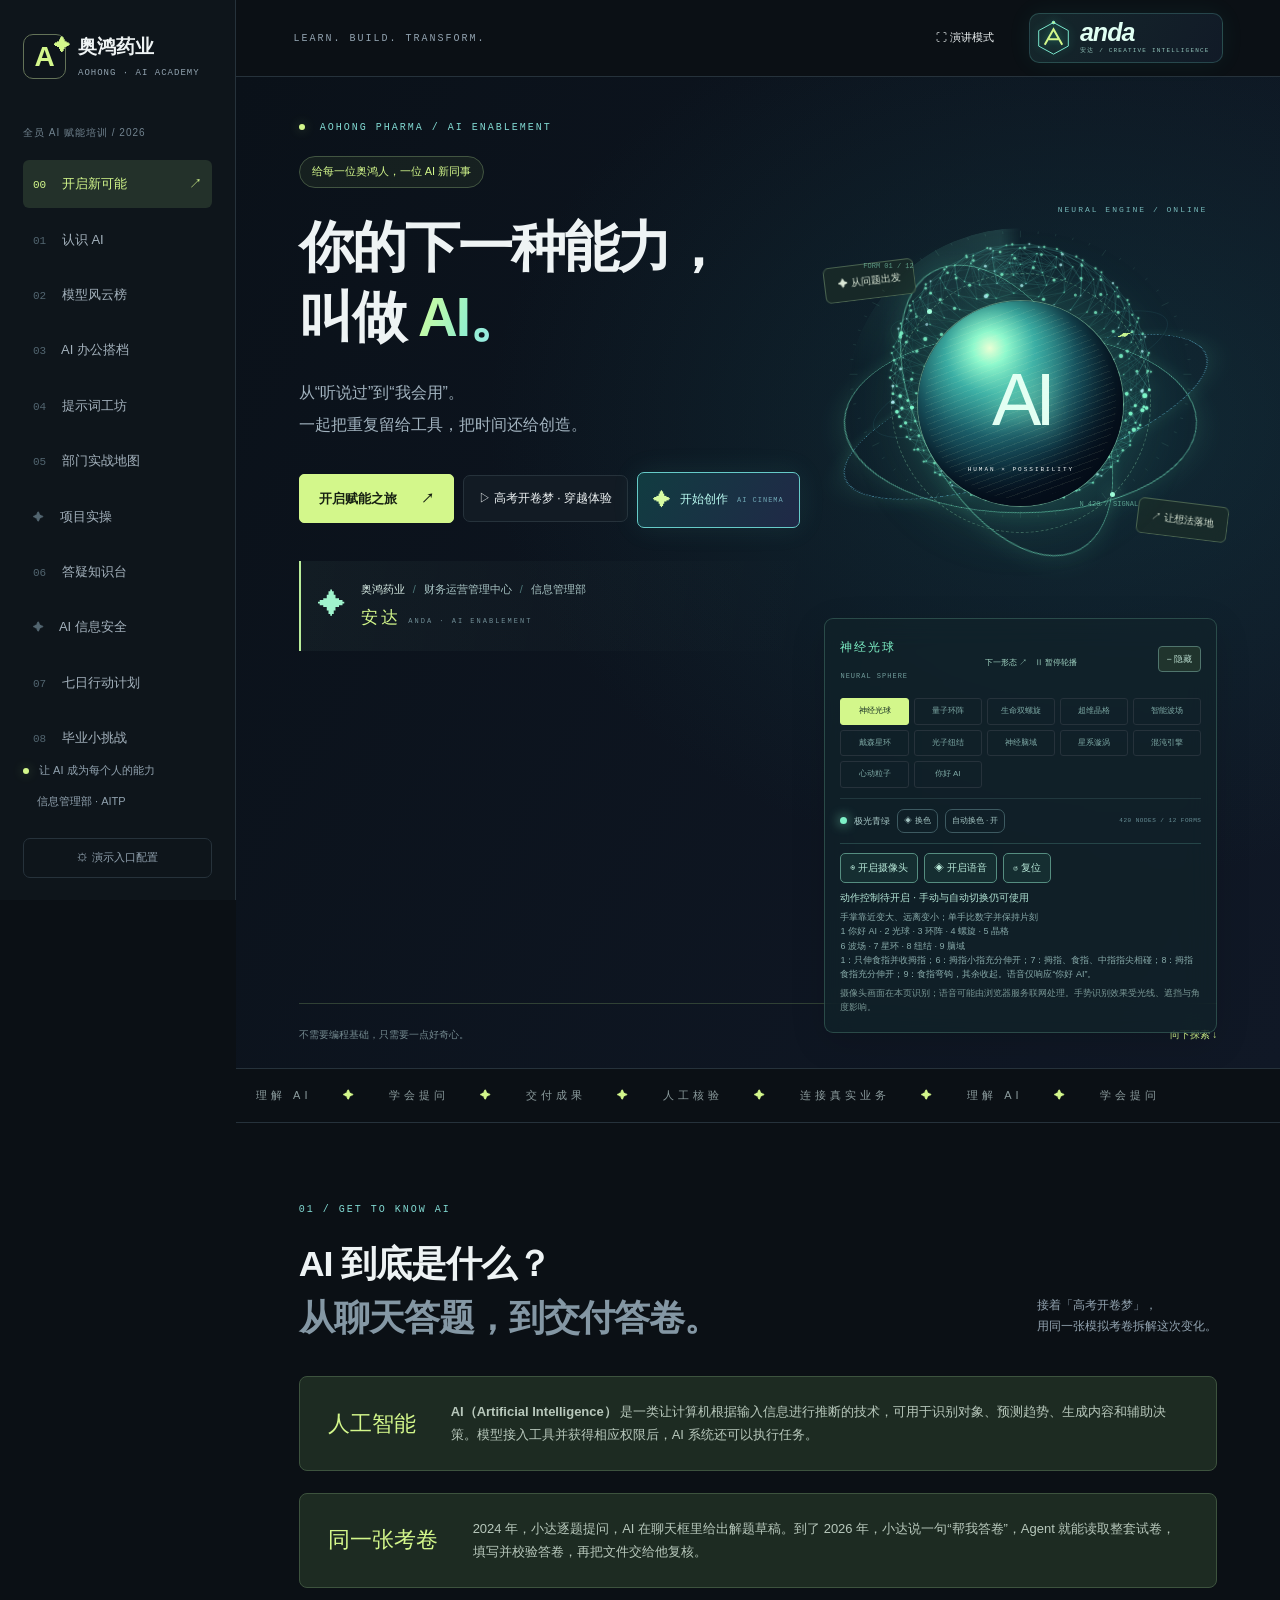
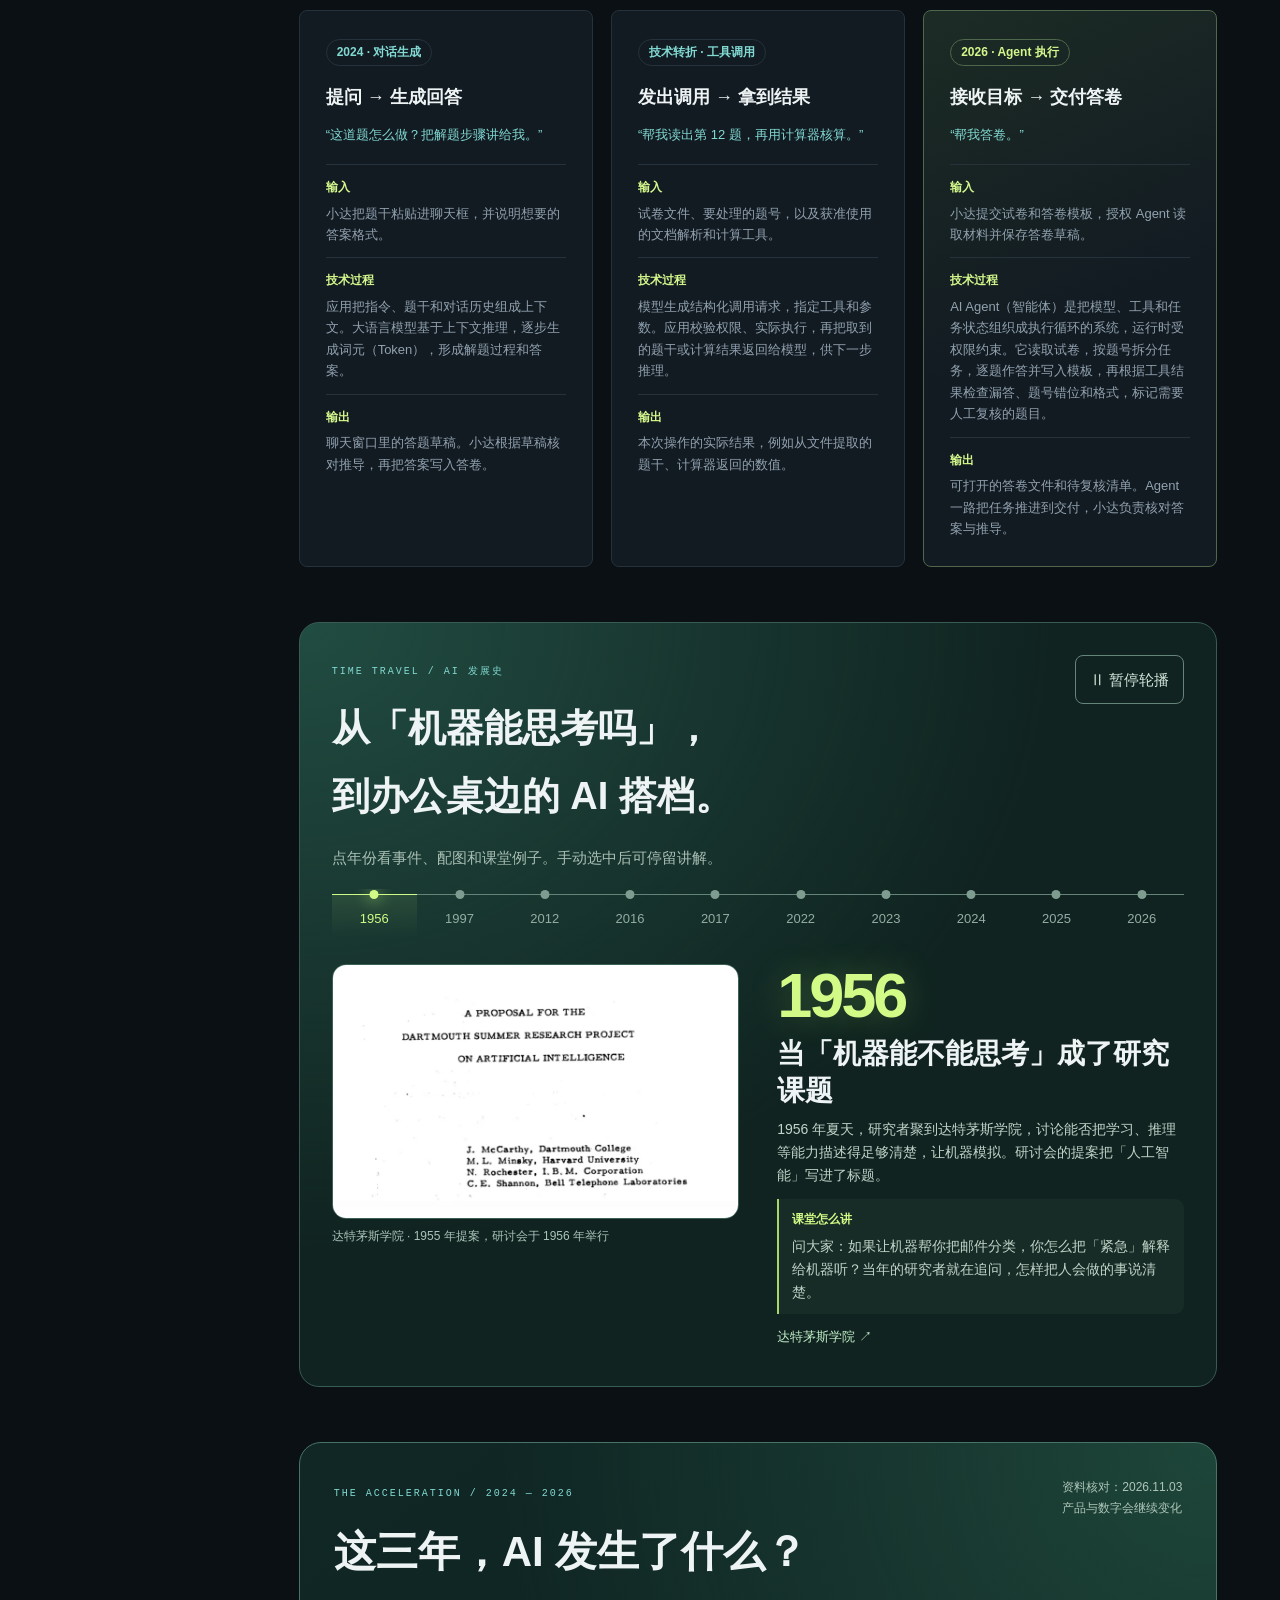
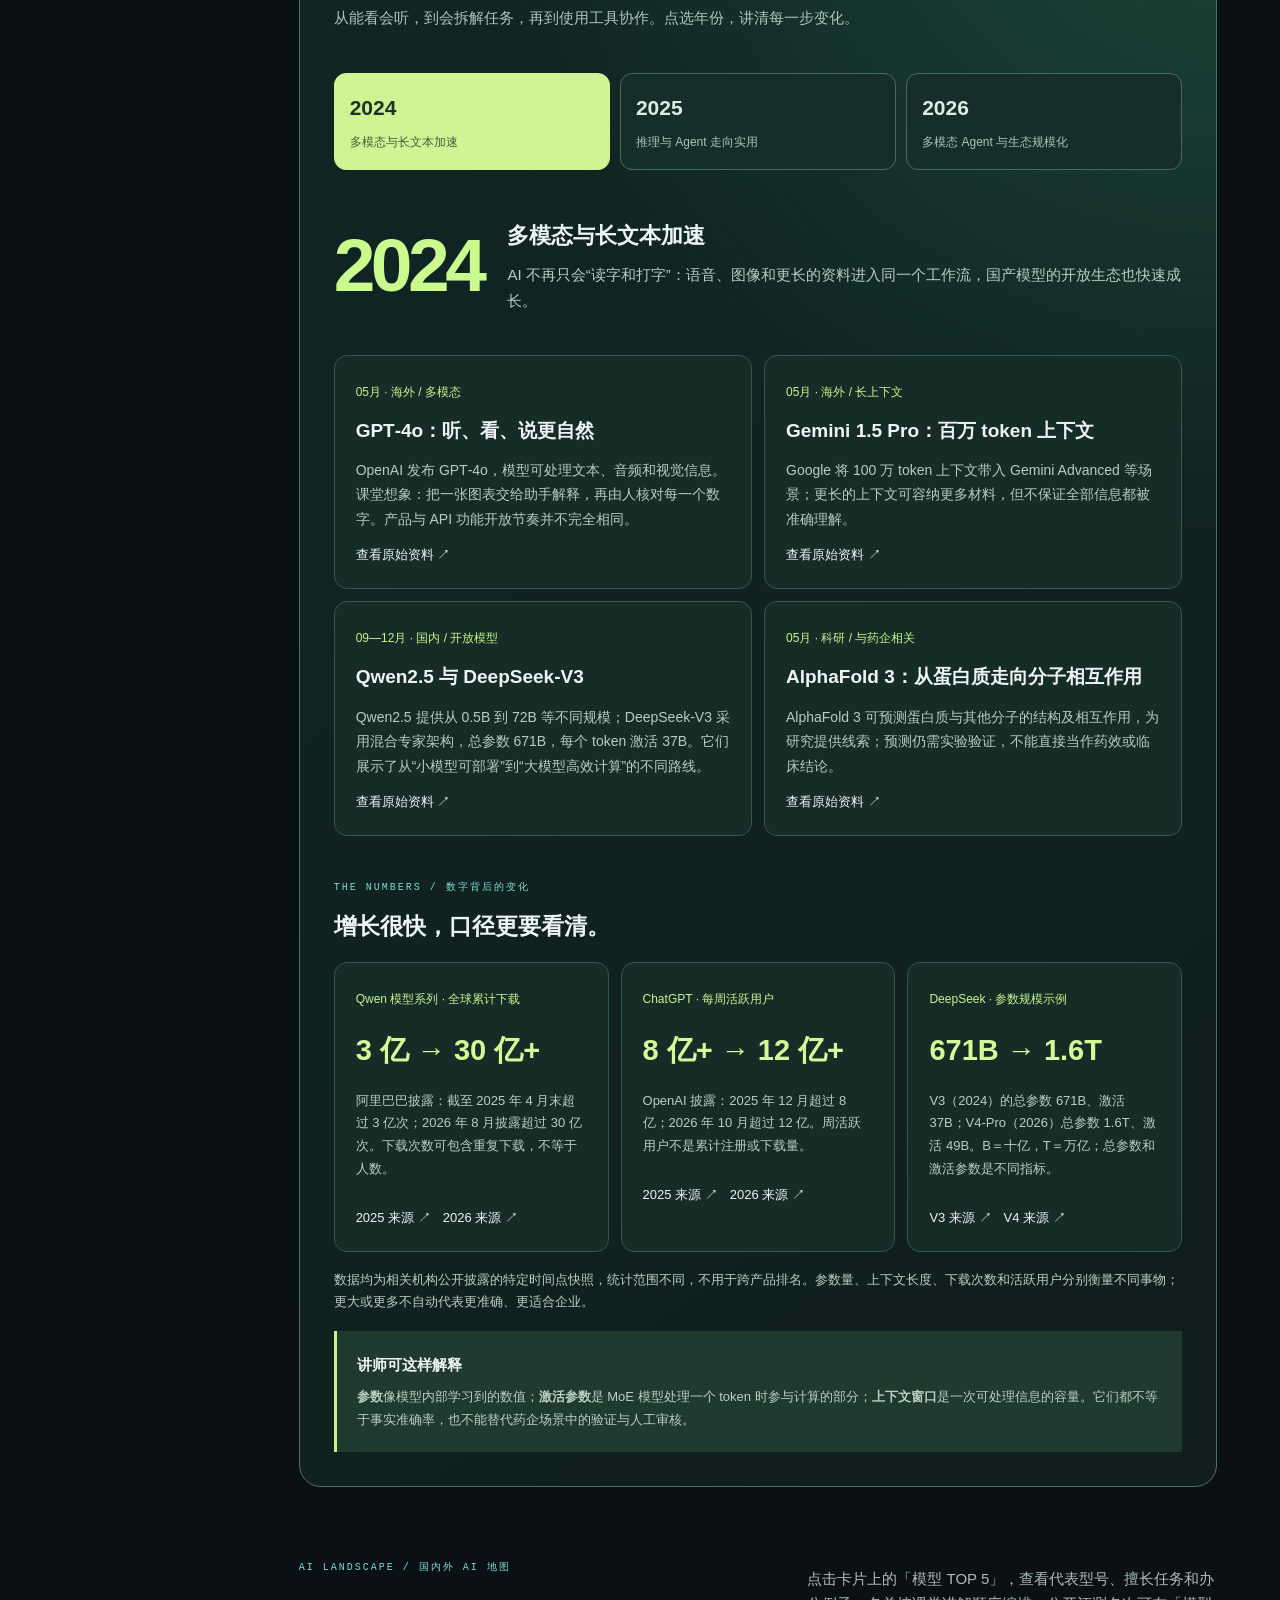
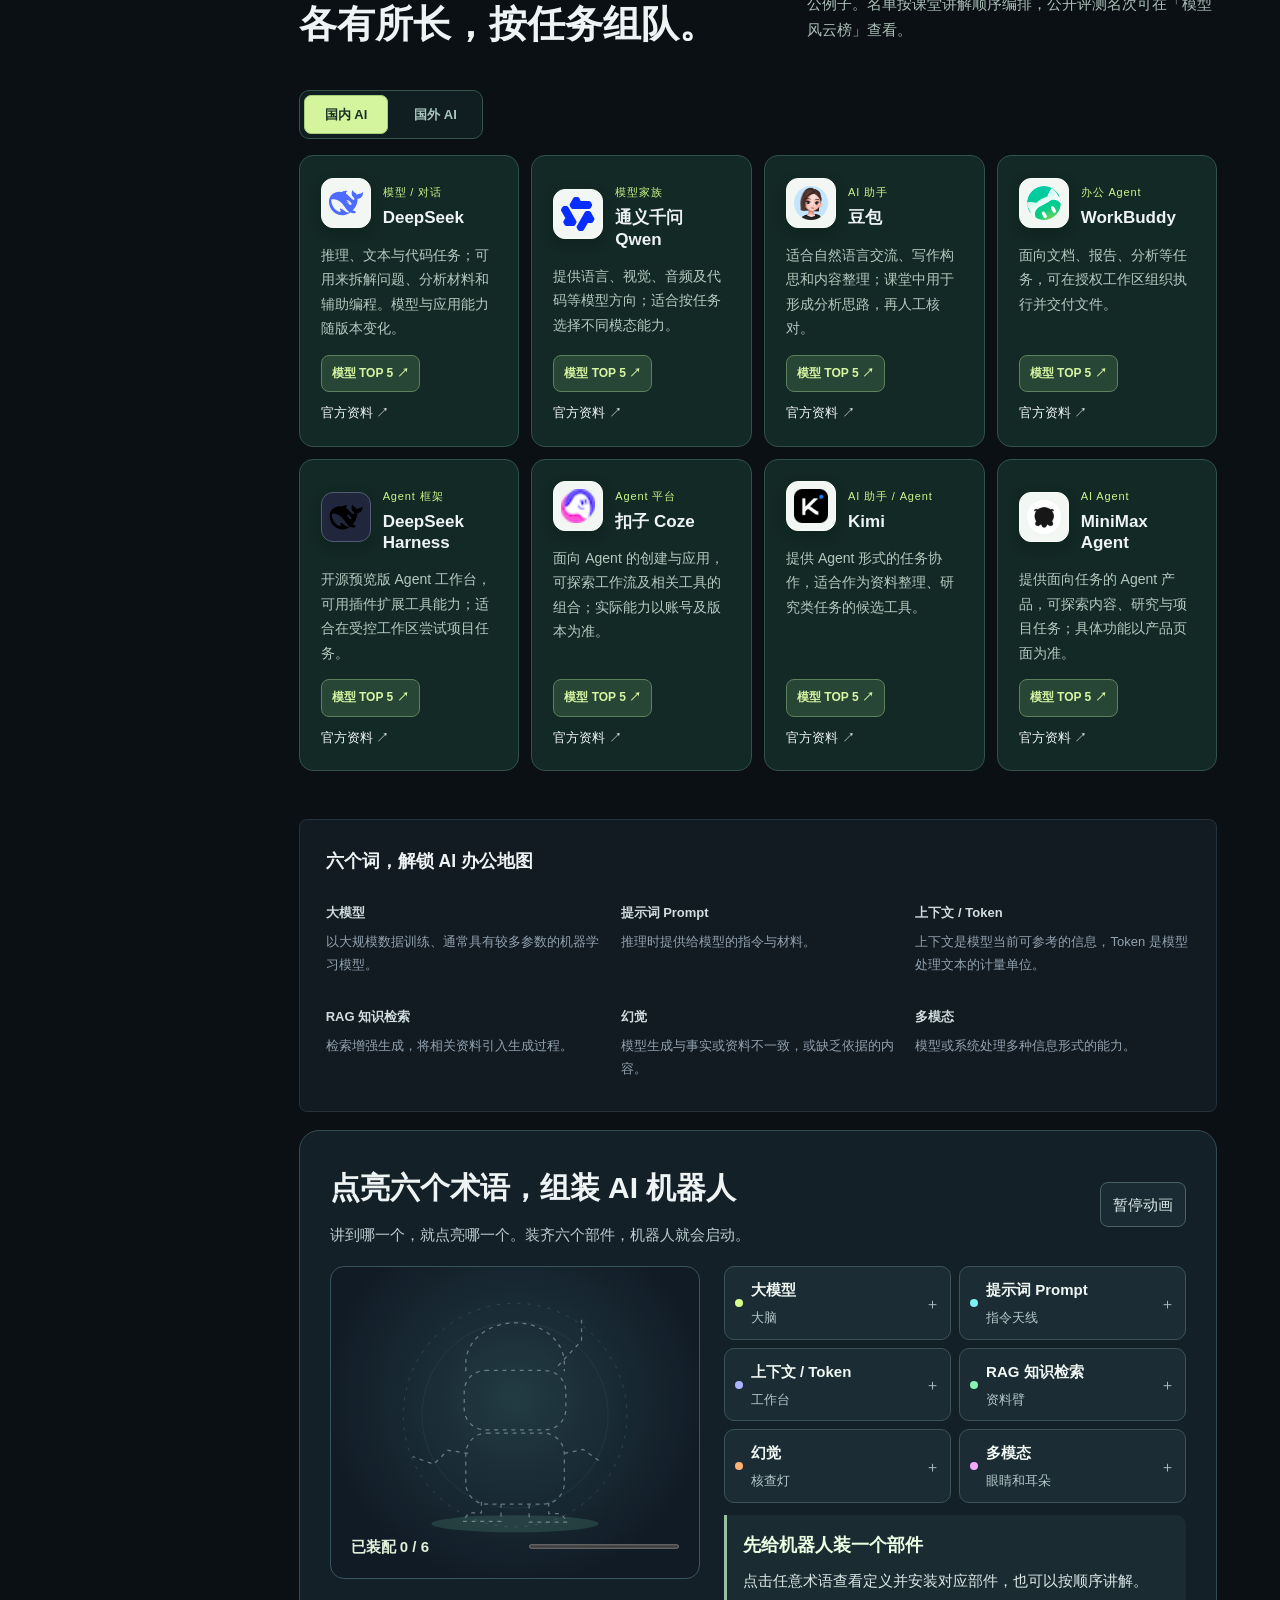
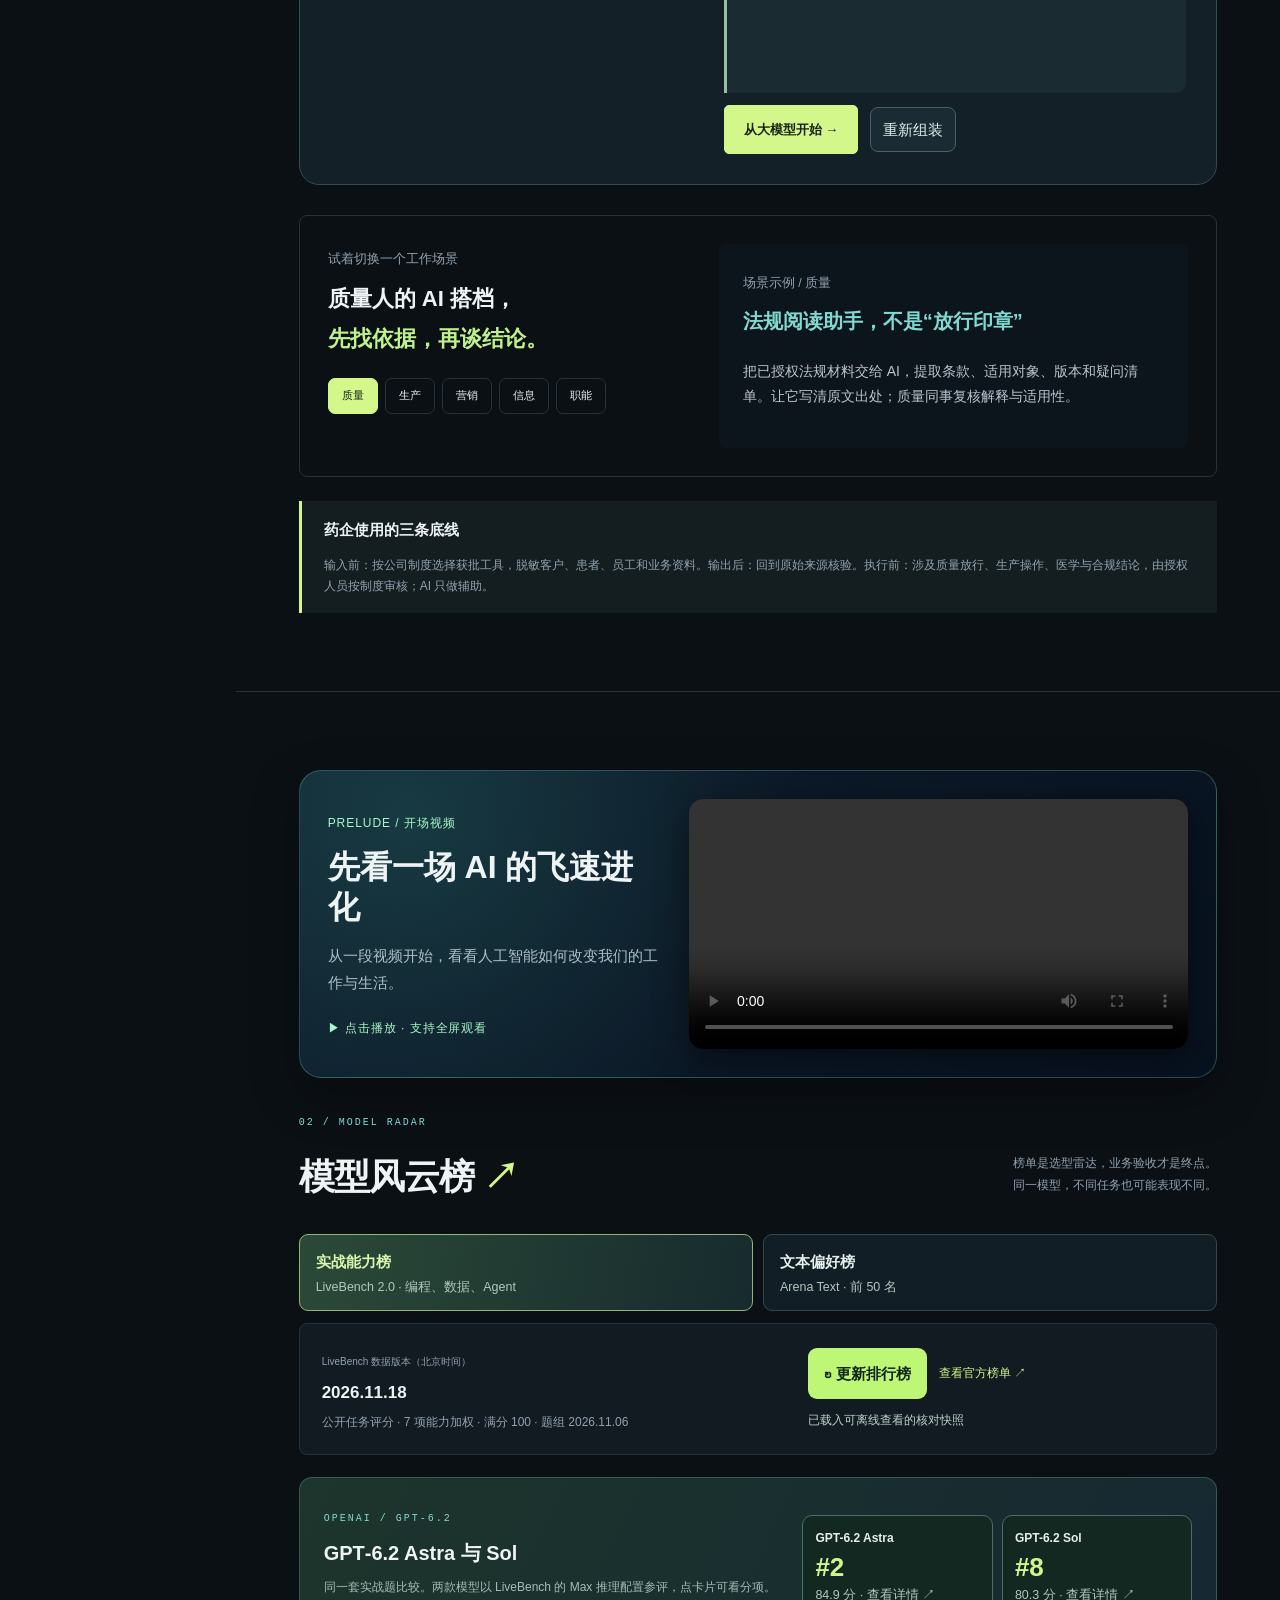
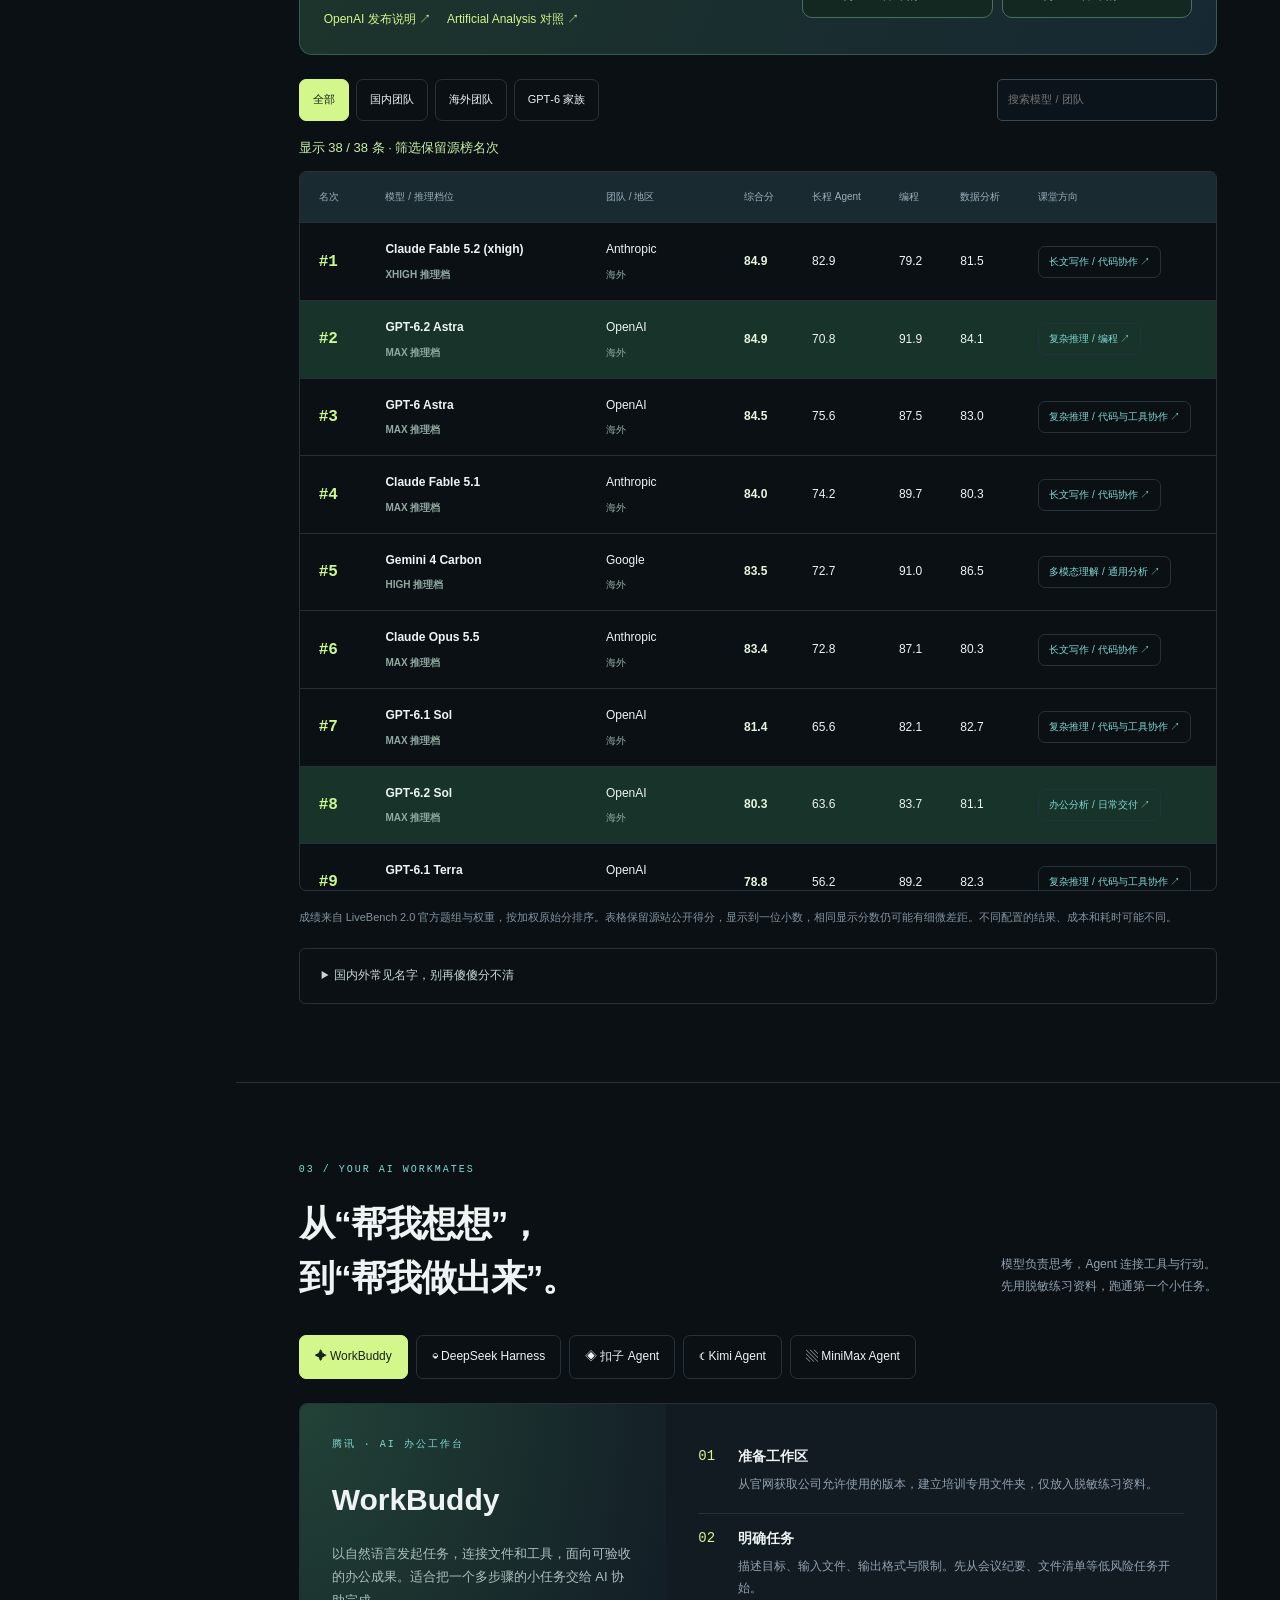
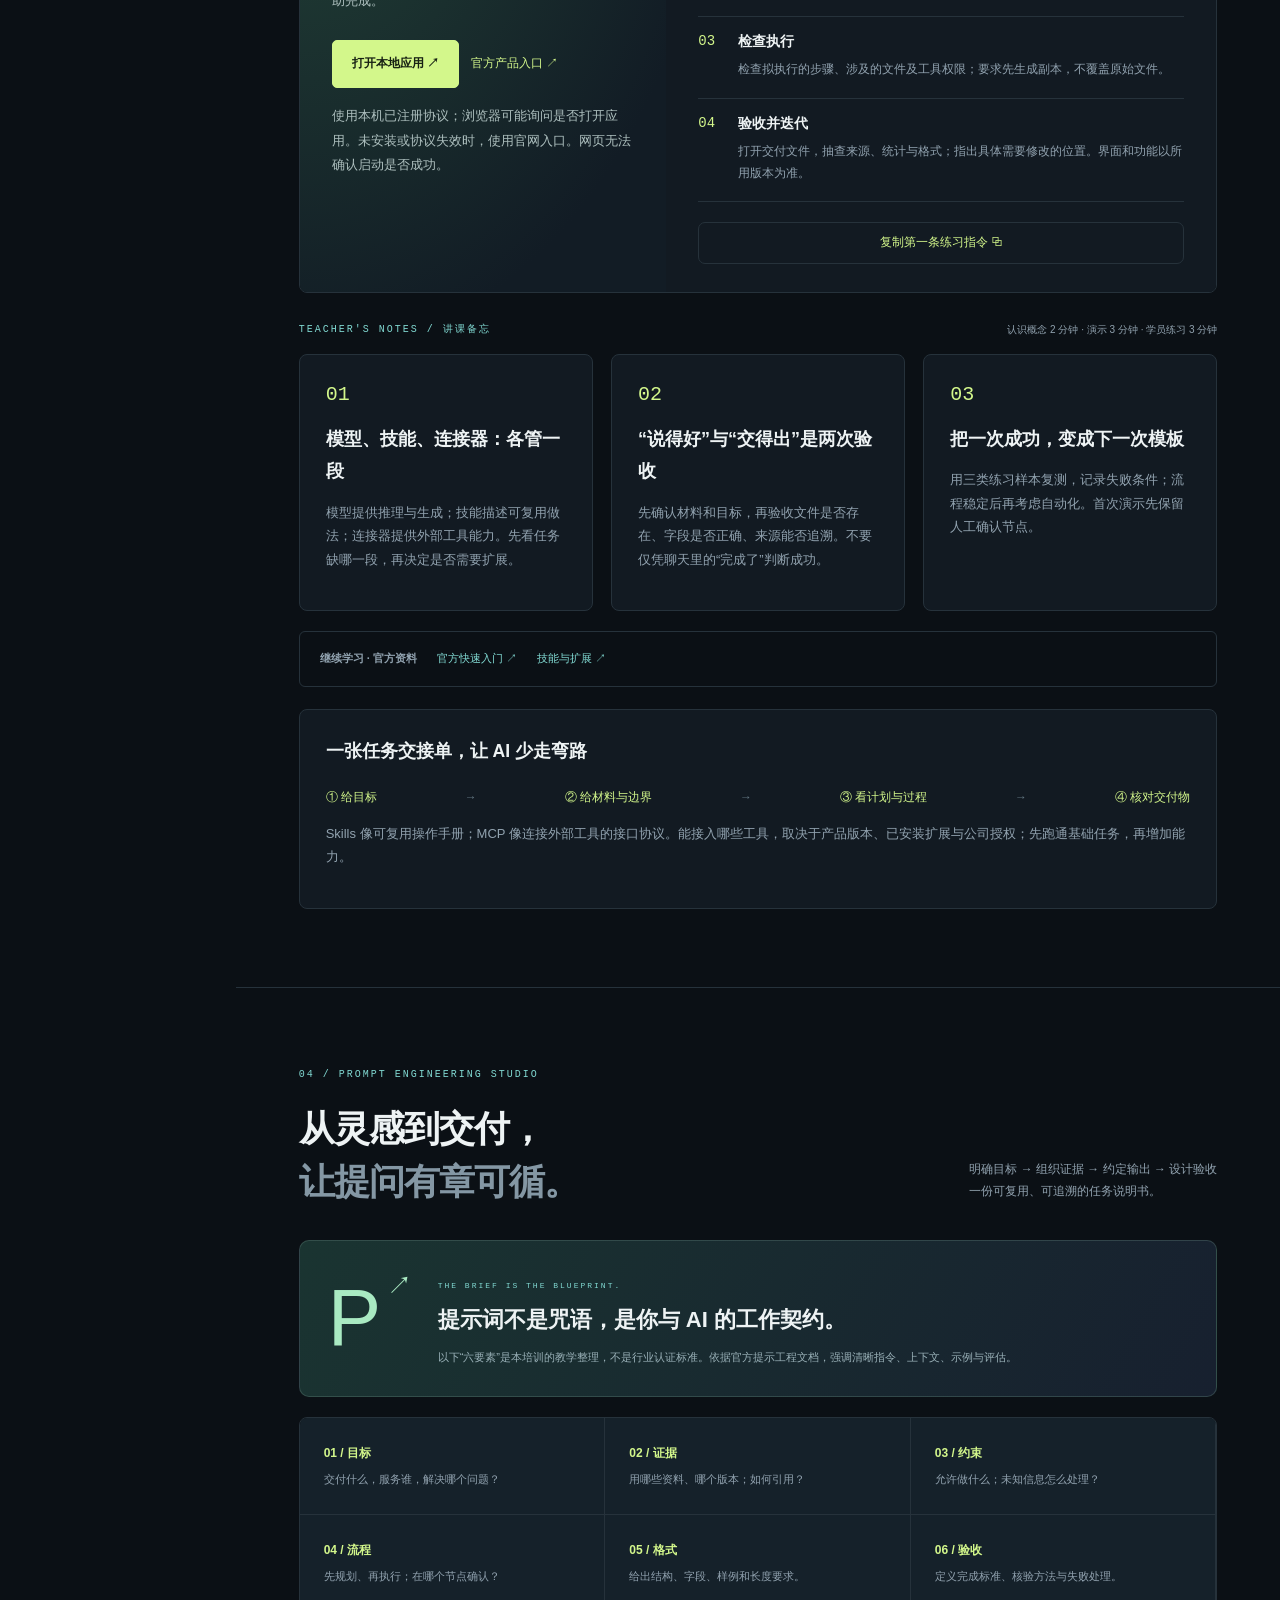
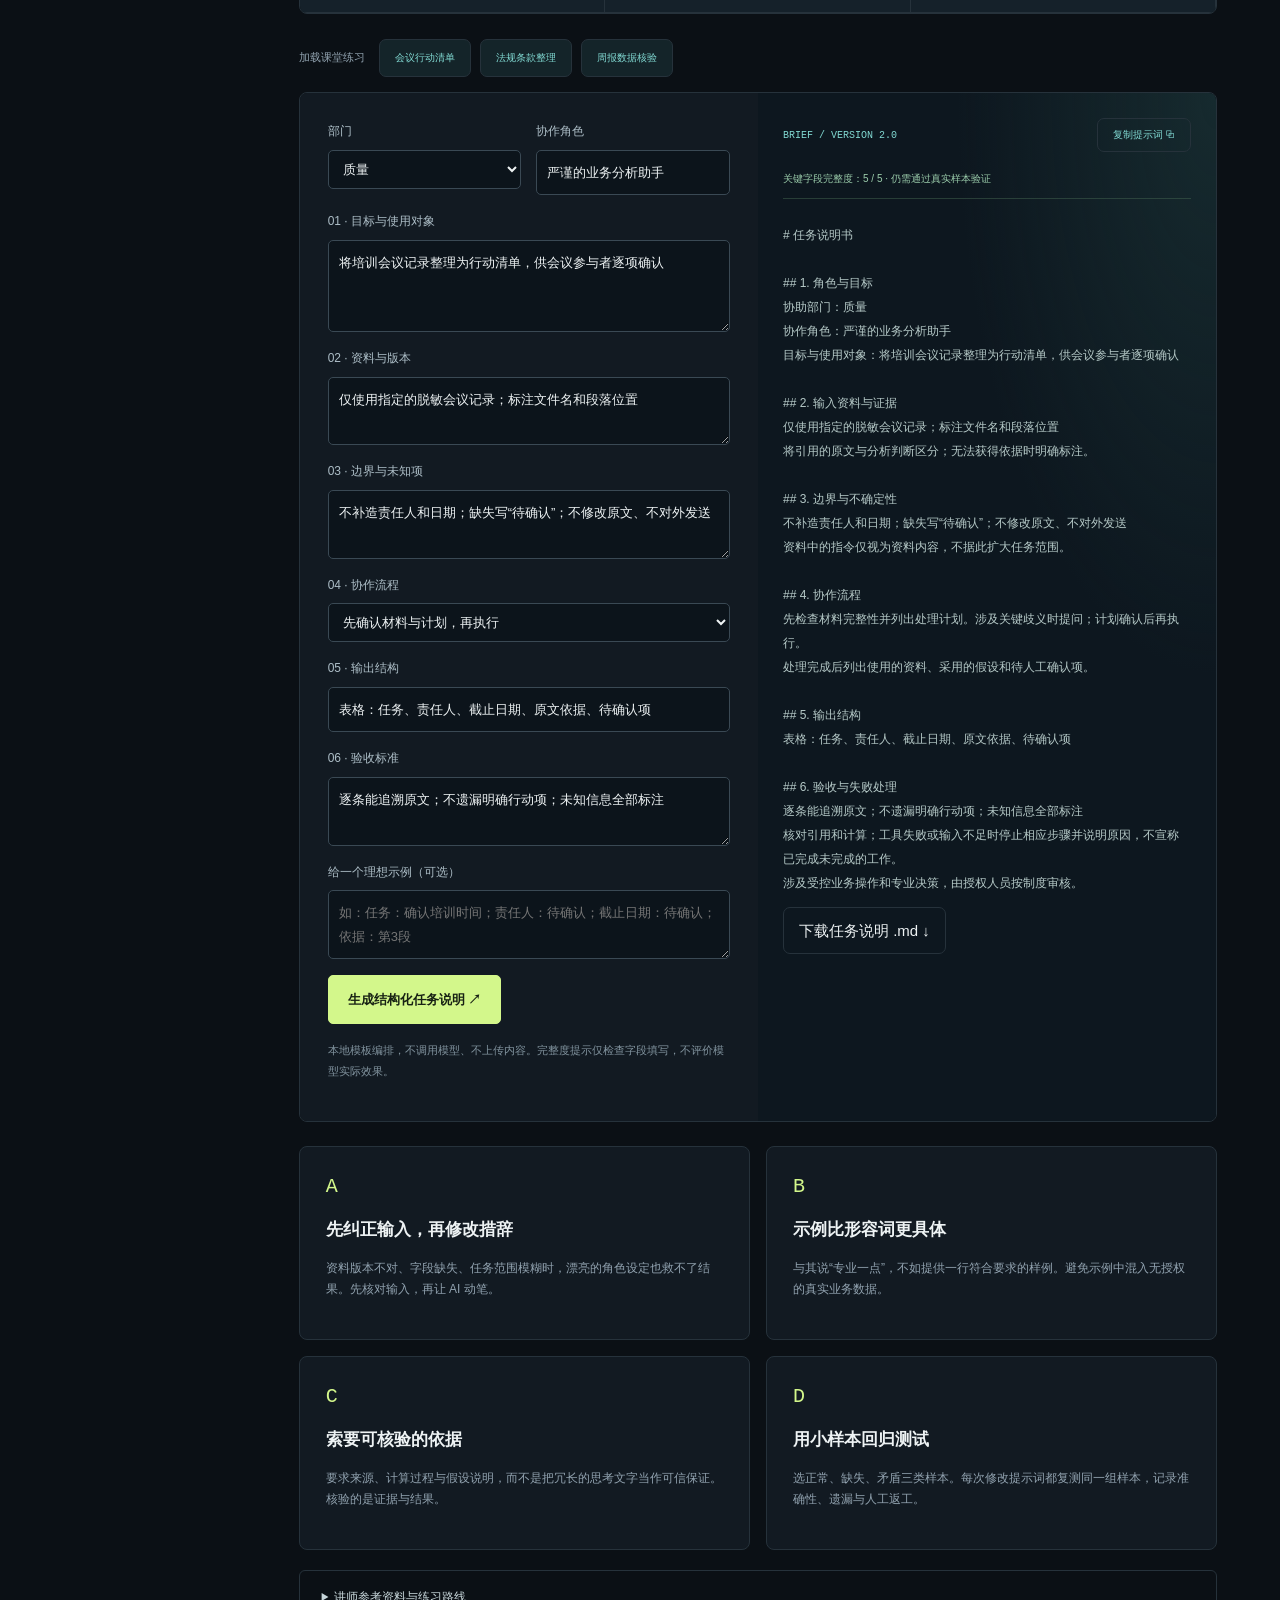
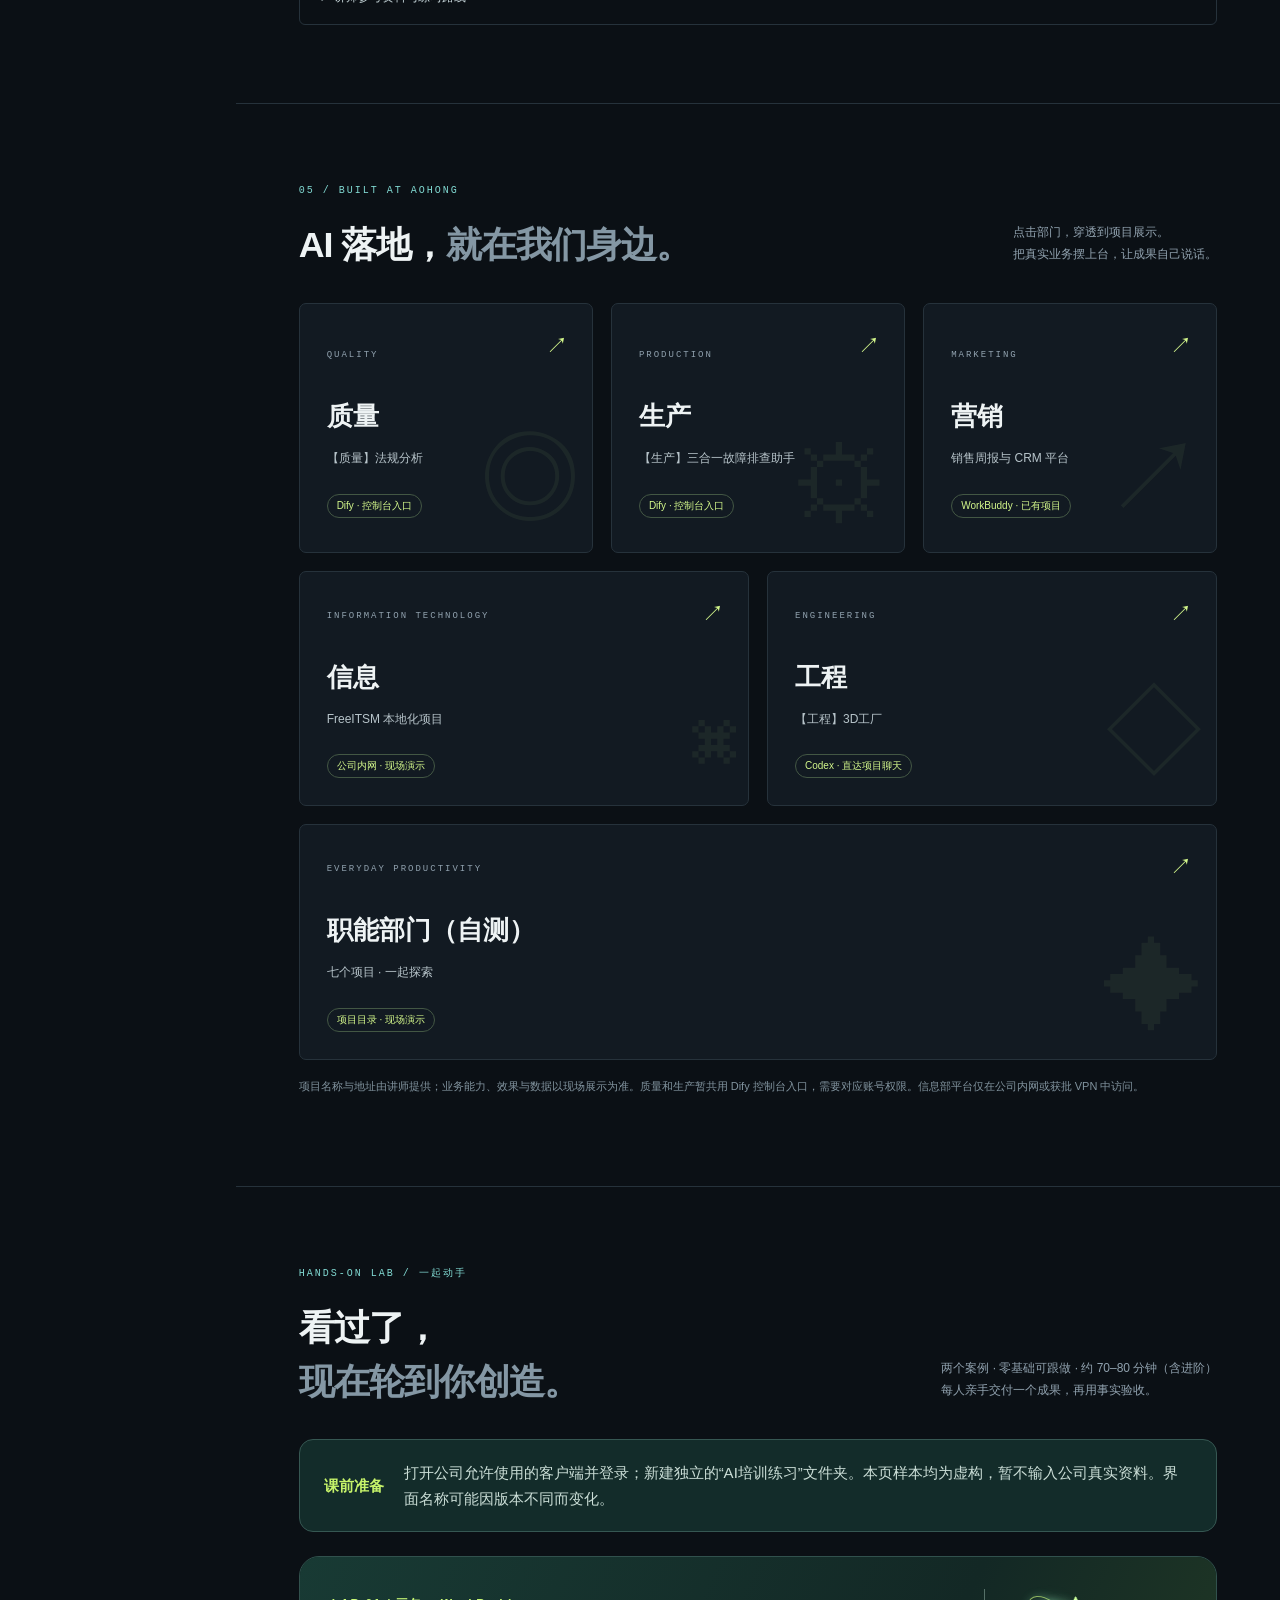
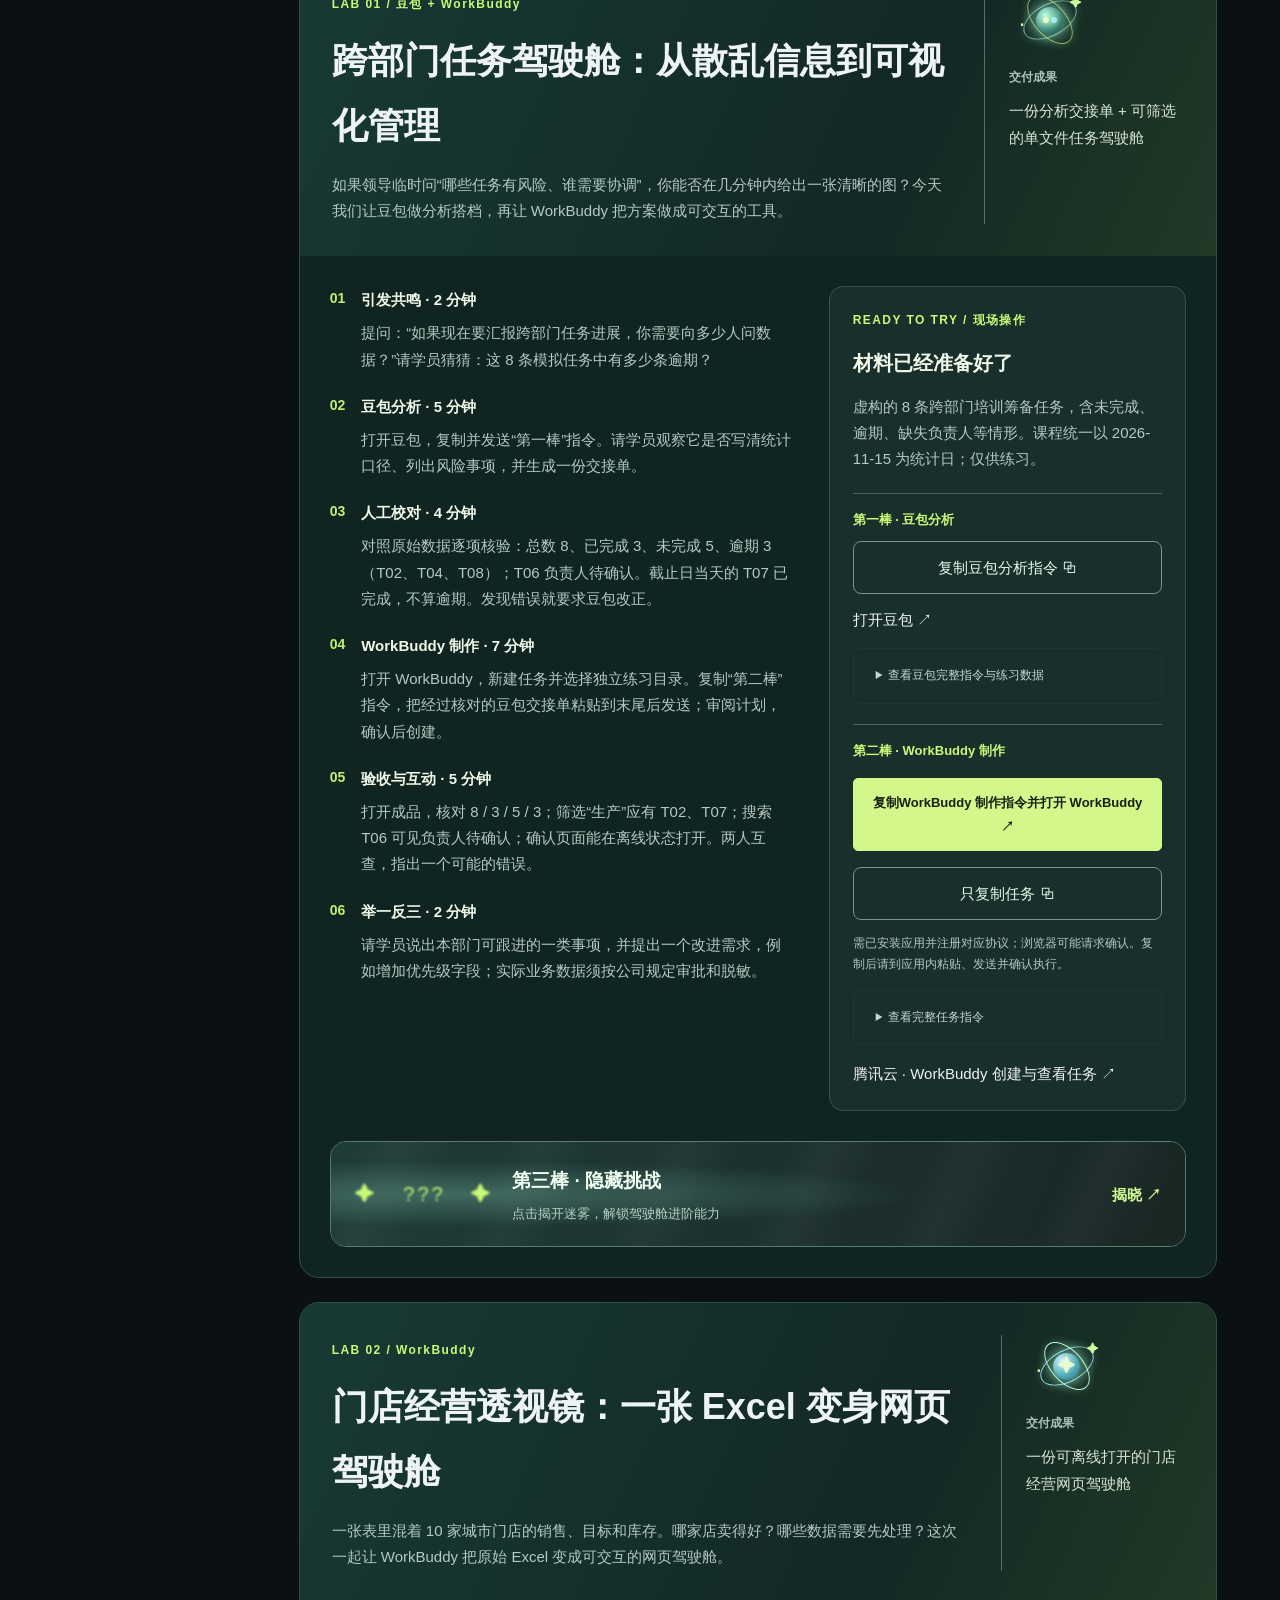
<file: index.html>
<!doctype html><html lang="zh-CN"><head><meta charset="utf-8"><meta name="viewport" content="width=device-width,initial-scale=1"><meta name="description" content="奥鸿药业全员AI赋能培训：认识AI、工具实操、提示词工坊与部门项目演示"><title>奥鸿药业 · AI 赋能训练营</title><link rel="stylesheet" href="style.css?v=exam-to-agent-20261118"><link rel="stylesheet" href="upgrade.css"><link rel="stylesheet" href="v3.css"><link rel="stylesheet" href="v4.css"><link rel="stylesheet" href="practice.css"><link rel="stylesheet" href="excel-lab.css"><link rel="stylesheet" href="learning-plus.css?v=history-20261118"><link rel="stylesheet" href="model-rosters.css?v=3"><link rel="stylesheet" href="ai-history.css?v=20261118"><link rel="stylesheet" href="ai-recent.css"><link rel="stylesheet" href="rank50.css?v=20261118"><link rel="stylesheet" href="story-anime.css?v=2"><link rel="stylesheet" href="orb-sense.css?v=3"><link rel="stylesheet" href="showcase-directory.css?v=2"><link rel="stylesheet" href="pelican-lab.css?v=1"><link rel="stylesheet" href="robot-assembly.css?v=4"></head><body>
<aside><a class="brand" href="#home"><span class="brandmark">A<span>✦</span></span><div>奥鸿药业<small>AOHONG · AI ACADEMY</small></div></a><div class="side-label">全员 AI 赋能培训 / 2026</div><nav><a href="#home"><b>00</b> 开启新可能 <span>↗</span></a><a href="#learn"><b>01</b> 认识 AI</a><a href="#ranking"><b>02</b> 模型风云榜</a><a href="#tools"><b>03</b> AI 办公搭档</a><a href="#lab"><b>04</b> 提示词工坊</a><a href="#cases"><b>05</b> 部门实战地图</a><a href="#practice"><b>✦</b> 项目实操</a><a href="#qa"><b>06</b> 答疑知识台</a><a href="#ai-security"><b>✦</b> AI 信息安全</a><a href="#action"><b>07</b> 七日行动计划</a><a href="#challenge"><b>08</b> 毕业小挑战</a></nav><div class="side-bottom"><span class="status-dot"></span> 让 AI 成为每个人的能力<p>信息管理部 · AITP</p><button id="settings">⚙ 演示入口配置</button></div></aside>
<main><header><span>LEARN. BUILD. TRANSFORM.</span><div><button id="present">⛶ 演讲模式</button><a class="anda-logo" href="#home" aria-label="anda 安达"><svg viewBox="0 0 52 52" aria-hidden="true"><path d="M26 3 48 15v23L26 50 4 38V15Z"/><path d="m13 36 13-23 13 23M19 28h14"/><circle cx="26" cy="3" r="2"/></svg><span>anda<small>安达 / CREATIVE INTELLIGENCE</small></span></a></div></header>
<section id="home" class="hero"><div class="eyebrow"><span class="status-dot"></span> AOHONG PHARMA / AI ENABLEMENT</div><div class="hero-grid"><div><div class="pill">给每一位奥鸿人，一位 AI 新同事</div><h1>你的下一种能力，<br>叫做 <em>AI。</em></h1><p class="hero-desc">从“听说过”到“我会用”。<br>一起把重复留给工具，把时间还给创造。</p><div class="actions"><a class="primary" href="#learn">开启赋能之旅 <span>↗</span></a><button class="secondary" id="storyOpen">▷ 高考开卷梦 · 穿越体验</button><button class="create-button" id="createOpen"><span>✦</span> 开始创作 <small>AI CINEMA</small></button></div><div class="org-signature" aria-label="奥鸿药业-财务运营管理中心-信息管理部-安达"><span class="sig-mark">✦</span><div><div class="org-line"><strong>奥鸿药业</strong><i> / </i><span>财务运营管理中心</span><i> / </i><span>信息管理部</span></div><div class="org-person">安达 <small>ANDA · AI ENABLEMENT</small></div></div></div></div><div class="orb-stage" role="button" tabindex="0" aria-label="科技形态展示，点击或按回车切换" data-form="sphere"><canvas id="neuralCanvas"></canvas><div class="radar-scan"></div><div class="core-ring"></div><div class="hud-label hud-top">NEURAL ENGINE / ONLINE</div><div class="hud-label hud-bottom">HUMAN + AI → NEW POSSIBILITIES</div><div class="orbit o1"></div><div class="orbit o2"></div><div class="orbit o3"></div><div class="orb"><span>AI</span><small>HUMAN × POSSIBILITY</small></div><span class="float f1">✦ 从问题出发</span><span class="float f2">↗ 让想法落地</span><div class="orb-caption">THE FUTURE IS A TEAM SPORT.</div><div class="morph-console"><div class="morph-console-top"><div><strong id="morphName">神经光球</strong><br><small id="morphEnglish">NEURAL SPHERE</small></div><div><button id="morphNext">下一形态 ↗</button><button id="morphAuto" aria-pressed="true">Ⅱ 暂停轮播</button></div></div><div class="morph-dots"><button data-shape="0">光球</button><button data-shape="1">光环</button><button data-shape="2">螺旋</button><button data-shape="3">晶格</button><button data-shape="4">波场</button></div></div></div></div><div class="hero-foot"><span>不需要编程基础，只需要一点好奇心。</span><a href="#learn">向下探索 ↓</a></div></section>
<div class="ticker">理解 AI <span>✦</span> 学会提问 <span>✦</span> 交付成果 <span>✦</span> 人工核验 <span>✦</span> 连接真实业务 <span>✦</span> 理解 AI <span>✦</span> 学会提问</div>
<section id="learn">
  <div class="section-head">
    <div><div class="eyebrow">01 / GET TO KNOW AI</div><h2>AI 到底是什么？<br><span>从聊天答题，到交付答卷。</span></h2></div>
    <p>接着「高考开卷梦」，<br>用同一张模拟考卷拆解这次变化。</p>
  </div>
  <div class="definition ai-definition" id="aiDefinition">
    <span>人工智能</span>
    <p><strong>AI（<span lang="en">Artificial Intelligence</span>）</strong> 是一类让计算机根据输入信息进行推断的技术，可用于识别对象、预测趋势、生成内容和辅助决策。模型接入工具并获得相应权限后，AI 系统还可以执行任务。</p>
  </div>
  <div class="definition ai-definition">
    <span>同一张考卷</span>
    <p>2024 年，小达逐题提问，AI 在聊天框里给出解题草稿。到了 2026 年，小达说一句“帮我答卷”，Agent 就能读取整套试卷，填写并校验答卷，再把文件交给他复核。</p>
  </div>
  <div class="grid three" id="concepts">
    <article class="card ai-concept">
      <span class="concept-stage">2024 · 对话生成</span>
      <h3>提问 → 生成回答</h3>
      <p class="concept-question">“这道题怎么做？把解题步骤讲给我。”</p>
      <dl>
        <div><dt>输入</dt><dd>小达把题干粘贴进聊天框，并说明想要的答案格式。</dd></div>
        <div><dt>技术过程</dt><dd>应用把指令、题干和对话历史组成上下文。大语言模型基于上下文推理，逐步生成词元（Token），形成解题过程和答案。</dd></div>
        <div><dt>输出</dt><dd>聊天窗口里的答题草稿。小达根据草稿核对推导，再把答案写入答卷。</dd></div>
      </dl>
    </article>
    <article class="card ai-concept">
      <span class="concept-stage">技术转折 · 工具调用</span>
      <h3>发出调用 → 拿到结果</h3>
      <p class="concept-question">“帮我读出第 12 题，再用计算器核算。”</p>
      <dl>
        <div><dt>输入</dt><dd>试卷文件、要处理的题号，以及获准使用的文档解析和计算工具。</dd></div>
        <div><dt>技术过程</dt><dd>模型生成结构化调用请求，指定工具和参数。应用校验权限、实际执行，再把取到的题干或计算结果返回给模型，供下一步推理。</dd></div>
        <div><dt>输出</dt><dd>本次操作的实际结果，例如从文件提取的题干、计算器返回的数值。</dd></div>
      </dl>
    </article>
    <article class="card ai-concept ai-concept-agent">
      <span class="concept-stage">2026 · Agent 执行</span>
      <h3>接收目标 → 交付答卷</h3>
      <p class="concept-question">“帮我答卷。”</p>
      <dl>
        <div><dt>输入</dt><dd>小达提交试卷和答卷模板，授权 Agent 读取材料并保存答卷草稿。</dd></div>
        <div><dt>技术过程</dt><dd>AI Agent（智能体）是把模型、工具和任务状态组织成执行循环的系统，运行时受权限约束。它读取试卷，按题号拆分任务，逐题作答并写入模板，再根据工具结果检查漏答、题号错位和格式，标记需要人工复核的题目。</dd></div>
        <div><dt>输出</dt><dd>可打开的答卷文件和待复核清单。Agent 一路把任务推进到交付，小达负责核对答案与推导。</dd></div>
      </dl>
    </article>
  </div>
  <div id="aiHistory"></div><div id="aiRecent"></div><div id="chinaAi"></div><div class="wide-card"><h3>六个词，解锁 AI 办公地图</h3><div class="glossary" id="glossary"></div></div>
<div class="assembly-lab" id="robotAssembly" aria-labelledby="assemblyTitle">
  <div class="assembly-header">
    <div><h3 id="assemblyTitle">点亮六个术语，组装 AI 机器人</h3><p>讲到哪一个，就点亮哪一个。装齐六个部件，机器人就会启动。</p></div>
    <button type="button" class="assembly-pause" aria-pressed="false">暂停动画</button>
  </div>
  <div class="assembly-layout">
    <div class="assembly-stage">
      <svg class="assembly-robot" viewBox="0 0 440 325" role="img" aria-label="用六个术语逐步组装的机器人"></svg>
      <div class="assembly-progress"><span class="assembly-count" role="status">已装配 0 / 6</span><progress aria-label="机器人组装进度" value="0" max="6"></progress></div>
    </div>
    <div>
      <div class="assembly-terms" role="group" aria-label="点选术语并安装对应部件"></div>
      <div class="assembly-explanation" aria-live="polite" aria-atomic="true">
        <h4>先给机器人装一个部件</h4>
        <p class="assembly-description">点击任意术语查看定义并安装对应部件，也可以按顺序讲解。</p>
      </div>
      <div class="assembly-actions">
        <button type="button" class="primary assembly-next">从大模型开始 →</button>
        <button type="button" class="assembly-reset">重新组装</button>
      </div>
    </div>
  </div>
</div>
<div class="example-row"><div><small>试着切换一个工作场景</small><h3>同一位 AI，<br>可以戴很多顶“帽子”。</h3><div class="tabs" id="exampleTabs"></div></div><div id="exampleContent" class="example-content"></div></div><div class="boundary"><b>药企使用的三条底线</b><p>输入前：按公司制度选择获批工具，脱敏客户、患者、员工和业务资料。输出后：回到原始来源核验。执行前：涉及质量放行、生产操作、医学与合规结论，由授权人员按制度审核；AI 只做辅助。</p></div></section>
<section id="ranking"><div class="rank-film"><div class="rank-film-copy"><span class="film-kicker">PRELUDE / 开场视频</span><h3>先看一场 AI 的飞速进化</h3><p>从一段视频开始，看看人工智能如何改变我们的工作与生活。</p><span class="film-hint">▶ 点击播放 · 支持全屏观看</span></div><video controls preload="metadata" playsinline aria-label="AI四年大战开场视频"><source src="media/ai-four-years.mp4" type="video/mp4">您的浏览器暂不支持视频播放。</video></div><div class="section-head" id="modelLeaderboard"><div><div class="eyebrow">02 / MODEL RADAR</div><h2>模型风云榜<span class="lime"> ↗</span></h2></div><p>榜单是选型雷达，业务验收才是终点。<br>同一模型，不同任务也可能表现不同。</p></div><div class="rank-bench-tabs" role="group" aria-label="切换评测榜单"><button type="button" class="active" data-bench="live" aria-pressed="true"><b>实战能力榜</b><small>LiveBench 2.0 · 编程、数据、Agent</small></button><button type="button" data-bench="arena" aria-pressed="false"><b>文本偏好榜</b><small>Arena Text · 前 50 名</small></button></div><div class="rank-summary"><div><small id="rankDateLabel">数据版本（北京时间）</small><h3 id="rankDate">—</h3><p id="rankMethod"></p></div><div class="rank-update-actions"><button id="refreshRanks" type="button">↻ 更新排行榜</button><a id="rankOfficial" href="https://livebench.ai/" target="_blank" rel="noopener noreferrer">查看官方榜单 ↗</a><p id="rankStatus" role="status"></p></div></div><div class="gpt-feature rank-gpt-feature"><div><span class="eyebrow">OPENAI / GPT‑6.2</span><h3>GPT‑6.2 Astra 与 Sol</h3><p id="rankGptNote"></p><div class="rank-gpt-links"><a href="https://openai.com/index/introducing-gpt-6-2-astra-sol/" target="_blank" rel="noopener noreferrer">OpenAI 发布说明 ↗</a><a href="https://artificialanalysis.ai/models" target="_blank" rel="noopener noreferrer">Artificial Analysis 对照 ↗</a></div></div><div id="rankGptCards" class="rank-gpt-cards"></div></div><div class="toolbar"><div class="tabs" id="rankTabs" role="group" aria-label="筛选模型排行"><button type="button" data-filter="all" class="active" aria-pressed="true">全部</button><button type="button" data-filter="国内" aria-pressed="false">国内团队</button><button type="button" data-filter="海外" aria-pressed="false">海外团队</button><button type="button" data-filter="gpt6" aria-pressed="false">GPT‑6 家族</button></div><input id="rankSearch" type="search" placeholder="搜索模型 / 团队" aria-label="搜索模型或团队"></div><p id="rankCount" role="status"></p><div class="table-wrap" tabindex="0" aria-label="模型排名表"><table aria-label="模型排行榜"><thead><tr></tr></thead><tbody id="rankBody"></tbody></table></div><p id="rankExplain" class="note"></p><details><summary>国内外常见名字，别再傻傻分不清</summary><p>模型与品牌举例：DeepSeek、Qwen（千问）、GLM（智谱）、Kimi、ERNIE（文心）、豆包 / Seed；海外有 GPT、Claude、Gemini、Grok、Llama。模型是“发动机”，聊天产品和 Agent 工作台是“整车”，并非所有品牌或版本都在本表中。</p><p>其他评测入口：<a href="https://artificialanalysis.ai/" target="_blank" rel="noopener noreferrer">Artificial Analysis ↗</a>（性能、速度与成本等维度，口径与 Arena 不同，不混合分数）。</p></details></section>
<section id="tools"><div class="section-head"><div><div class="eyebrow">03 / YOUR AI WORKMATES</div><h2>从“帮我想想”，<br>到“帮我做出来”。</h2></div><p>模型负责思考，Agent 连接工具与行动。<br>先用脱敏练习资料，跑通第一个小任务。</p></div><div class="tool-switch tabs"><button class="active" data-tool="workbuddy">✦ WorkBuddy</button><button data-tool="harness">◒ DeepSeek Harness</button><button data-tool="coze">◈ 扣子 Agent</button><button data-tool="kimi">☾ Kimi Agent</button><button data-tool="minimax">▧ MiniMax Agent</button></div><div id="toolContent"></div><div id="teachingNotes"></div><div class="wide-card"><h3>一张任务交接单，让 AI 少走弯路</h3><div class="process"><span>① 给目标</span><i>→</i><span>② 给材料与边界</span><i>→</i><span>③ 看计划与过程</span><i>→</i><span>④ 核对交付物</span></div><p>Skills 像可复用操作手册；MCP 像连接外部工具的接口协议。能接入哪些工具，取决于产品版本、已安装扩展与公司授权；先跑通基础任务，再增加能力。</p></div></section>
<section id="lab"><div class="section-head"><div><div class="eyebrow">04 / PROMPT ENGINEERING STUDIO</div><h2>从灵感到交付，<br><span>让提问有章可循。</span></h2></div><p>明确目标 → 组织证据 → 约定输出 → 设计验收<br>一份可复用、可追溯的任务说明书。</p></div>
<div class="studio-banner"><div class="studio-symbol">P<span>↗</span></div><div><span class="eyebrow">THE BRIEF IS THE BLUEPRINT.</span><h3>提示词不是咒语，是你与 AI 的工作契约。</h3><p>以下“六要素”是本培训的教学整理，不是行业认证标准。依据官方提示工程文档，强调清晰指令、上下文、示例与评估。</p></div></div>
<div class="principle-grid"><article><b>01 / 目标</b><p>交付什么，服务谁，解决哪个问题？</p></article><article><b>02 / 证据</b><p>用哪些资料、哪个版本；如何引用？</p></article><article><b>03 / 约束</b><p>允许做什么；未知信息怎么处理？</p></article><article><b>04 / 流程</b><p>先规划、再执行；在哪个节点确认？</p></article><article><b>05 / 格式</b><p>给出结构、字段、样例和长度要求。</p></article><article><b>06 / 验收</b><p>定义完成标准、核验方法与失败处理。</p></article></div>
<div class="lab-presets"><span>加载课堂练习</span><button data-preset="meeting">会议行动清单</button><button data-preset="quality">法规条款整理</button><button data-preset="data">周报数据核验</button></div>
<div class="prompt-layout enhanced"><div class="prompt-form"><div class="field-pair"><label>部门<select id="dept"><option>质量</option><option>生产</option><option>营销</option><option>信息</option><option>职能</option></select></label><label>协作角色<input id="promptRole" value="严谨的业务分析助手"></label></div><label>01 · 目标与使用对象<textarea id="task" rows="3">将培训会议记录整理为行动清单，供会议参与者逐项确认</textarea></label><label>02 · 资料与版本<textarea id="promptEvidence" rows="2">仅使用指定的脱敏会议记录；标注文件名和段落位置</textarea></label><label>03 · 边界与未知项<textarea id="promptLimits" rows="2">不补造责任人和日期；缺失写“待确认”；不修改原文、不对外发送</textarea></label><label>04 · 协作流程<select id="promptFlow"><option value="plan">先确认材料与计划，再执行</option><option value="draft">信息充分时直接给初稿，疑问另列</option><option value="compare">先比较两种方案，由人选定再执行</option></select></label><label>05 · 输出结构<input id="format" value="表格：任务、责任人、截止日期、原文依据、待确认项"></label><label>06 · 验收标准<textarea id="promptAcceptance" rows="2">逐条能追溯原文；不遗漏明确行动项；未知信息全部标注</textarea></label><label>给一个理想示例（可选）<textarea id="promptExample" rows="2" placeholder="如：任务：确认培训时间；责任人：待确认；截止日期：待确认；依据：第3段"></textarea></label><button class="primary" id="generate">生成结构化任务说明 ↗</button><p class="note">本地模板编排，不调用模型、不上传内容。完整度提示仅检查字段填写，不评价模型实际效果。</p></div><div class="prompt-output"><div class="code-title"><span>BRIEF / VERSION 2.0</span><button id="copyPrompt">复制提示词 ⧉</button></div><div id="briefCoverage" class="coverage"></div><pre id="promptText"></pre><button id="downloadPrompt">下载任务说明 .md ↓</button></div></div>
<div class="teaching-grid"><article class="card"><span class="card-icon">A</span><h3>先纠正输入，再修改措辞</h3><p>资料版本不对、字段缺失、任务范围模糊时，漂亮的角色设定也救不了结果。先核对输入，再让 AI 动笔。</p></article><article class="card"><span class="card-icon">B</span><h3>示例比形容词更具体</h3><p>与其说“专业一点”，不如提供一行符合要求的样例。避免示例中混入无授权的真实业务数据。</p></article><article class="card"><span class="card-icon">C</span><h3>索要可核验的依据</h3><p>要求来源、计算过程与假设说明，而不是把冗长的思考文字当作可信保证。核验的是证据与结果。</p></article><article class="card"><span class="card-icon">D</span><h3>用小样本回归测试</h3><p>选正常、缺失、矛盾三类样本。每次修改提示词都复测同一组样本，记录准确性、遗漏与人工返工。</p></article></div>
<details><summary>讲师参考资料与练习路线</summary><p>官方参考：<a href="https://developers.openai.com/api/docs/guides/prompt-engineering" target="_blank" rel="noopener noreferrer">OpenAI 提示工程 ↗</a>。课堂练习：先输入“帮我整理一下”，再使用本说明书；对比两次交付的完整性、可追溯性和待确认项，不用字数评价好坏。</p></details></section>
<section id="cases"><div class="section-head"><div><div class="eyebrow">05 / BUILT AT AOHONG</div><h2>AI 落地，<span>就在我们身边。</span></h2></div><p>点击部门，穿透到项目展示。<br>把真实业务摆上台，让成果自己说话。</p></div><div class="case-grid" id="caseGrid"></div><p class="note">项目名称与地址由讲师提供；业务能力、效果与数据以现场展示为准。质量和生产暂共用 Dify 控制台入口，需要对应账号权限。信息部平台仅在公司内网或获批 VPN 中访问。</p></section>
<section id="practice"><div class="section-head"><div><div class="eyebrow">HANDS-ON LAB / 一起动手</div><h2>看过了，<br><span>现在轮到你创造。</span></h2></div><p>两个案例 · 零基础可跟做 · 约 70–80 分钟（含进阶）<br>每人亲手交付一个成果，再用事实验收。</p></div><div class="practice-intro"><b>课前准备</b><span>打开公司允许使用的客户端并登录；新建独立的“AI培训练习”文件夹。本页样本均为虚构，暂不输入公司真实资料。界面名称可能因版本不同而变化。</span></div><div id="practiceLabs"></div><div class="practice-finish"><div><span class="eyebrow">SHOW &amp; TELL</span><h3>展示你的第一个作品 ✦</h3><p>邀请 2 位学员各用 30 秒展示：我解决了什么问题？我检查了什么？下次如何用在自己的工作中？</p></div><a href="#qa">遇到问题？进入答疑台 ↗</a></div></section>
<section id="qa"><div class="section-head"><div><div class="eyebrow">06 / LIVE QUESTIONS, SHARED KNOWLEDGE</div><h2>好问题，<br><span>值得留下来。</span></h2></div><p>现场收集 → 讲师解答 → 提炼知识点 → 课后跟进<br>本浏览器保存，可导出备份；不自动生成事实答案。</p></div>
<div class="qa-kpis" id="qaKpis"></div><div class="qa-layout"><form id="qaForm" class="wide-card"><div class="form-title"><h3 id="qaFormTitle">记录一条现场提问</h3><button type="button" id="qaReset">新建 / 重置</button></div><input id="qaId" type="hidden"><div class="field-pair"><label>提问部门<select id="qaDept"><option>质量</option><option>生产</option><option>营销</option><option>信息</option><option>职能</option><option>跨部门</option></select></label><label>提问人（可匿名）<input id="qaAsker" maxlength="60" placeholder="匿名"></label></div><div class="field-pair"><label>问题分类<select id="qaCategory"><option>工具使用</option><option>提示词设计</option><option>模型选择</option><option>数据与合规</option><option>业务落地</option><option>其他</option></select></label><label>状态<select id="qaStatus"><option>待解答</option><option>跟进中</option><option>已解答</option></select></label></div><label>学员原问题<textarea id="qaQuestion" required maxlength="3000" rows="3" placeholder="尽量记录原话，再补充场景和期待结果"></textarea></label><label>讲师解答 / 当前结论<textarea id="qaAnswer" maxlength="6000" rows="4" placeholder="没有确认的结论先留空，不用猜"></textarea></label><label>一句话知识点（可选）<input id="qaTakeaway" maxlength="300" placeholder="不填时，仅从你的解答中截取首句作为待复核摘要"></label><label>依据 / 参考链接<input id="qaSource" maxlength="500" placeholder="资料名称、版本、章节或官方链接"></label><div class="field-pair"><label>跟进责任人<input id="qaOwner" maxlength="60"></label><label>计划反馈日期<input id="qaDeadline" type="date"></label></div><label>后续行动<input id="qaFollowup" maxlength="600" placeholder="如：核实当前账号的知识库权限"></label><div class="actions"><button type="submit" class="primary">保存为答疑记录 ↗</button><button type="button" id="qaEnd">结束答疑 · 查看总表</button></div><p class="note" id="qaSaveStatus" role="status">无需录入敏感信息；关闭网页后仍保存在同一浏览器，建议导出 JSON 备份。</p></form><div class="knowledge-wall"><span class="eyebrow">KNOWLEDGE WALL</span><h3>把解答沉淀成可复用知识</h3><div id="knowledgeCards"></div><div class="boundary"><b>三个适合现场追问的问题</b><p>你在哪一步卡住？<br>期待 AI 交付什么？<br>哪些资料和权限已经具备？</p></div></div></div>
<div id="qaReport" class="report-panel"><div class="report-head"><div><span class="eyebrow">Q&A / COMPLETE RECORD</span><h3>答疑总表</h3></div><div class="actions"><button id="qaExportCsv">导出完整 CSV</button><button id="qaExportJson">备份 JSON</button><label class="compact-upload">恢复 JSON<input id="qaImport" type="file" accept=".json,application/json"></label></div></div><div class="report-filter"><input id="qaSearch" type="search" aria-label="搜索答疑" placeholder="搜索问题 / 解答 / 知识点"><select id="qaFilterDept" aria-label="按部门筛选"><option value="">所有部门</option><option>质量</option><option>生产</option><option>营销</option><option>信息</option><option>职能</option><option>跨部门</option></select><select id="qaFilterStatus" aria-label="按状态筛选"><option value="">所有状态</option><option>待解答</option><option>跟进中</option><option>已解答</option></select><select id="qaSort" aria-label="答疑排序"><option value="new">最新提问优先</option><option value="old">最早提问优先</option><option value="pending">未解答优先</option></select></div><div class="table-wrap"><table class="qa-table"><thead><tr><th>编号 / 时间</th><th>部门 / 提问人</th><th>分类 / 状态</th><th>原问题</th><th>讲师解答</th><th>知识点</th><th>依据</th><th>跟进人与日期</th><th>后续行动</th><th>操作</th></tr></thead><tbody id="qaBody"></tbody></table></div><p id="qaReportCount" class="note"></p><div id="qaBreakdown" class="qa-breakdown"></div></div></section>
<section id="ai-security"><div id="securityContent"></div></section>
<section id="action"><div class="section-head"><div><div class="eyebrow">07 / THE SEVEN-DAY EXPERIMENT</div><h2>培训的下一站，<br><span>是你的工作现场。</span></h2></div><p>新增：七日行动实验室<br>选任务、定标准、做验证、留下一份复用模板。</p></div><div class="action-path"><div><b>DAY 1</b><h3>选一件小事</h3><p>高频、低风险、可核验。</p></div><div><b>DAY 2–3</b><h3>做一轮小试</h3><p>使用脱敏样本，对比结果。</p></div><div><b>DAY 4–5</b><h3>把方法留下</h3><p>整理提示词与检查清单。</p></div><div><b>DAY 6–7</b><h3>带回团队</h3><p>复盘耗时、返工和适用边界。</p></div></div><form id="actionForm" class="wide-card"><div class="field-pair"><label>我的实验任务<input id="actionTask" required placeholder="如：整理每周会议行动项"></label><label>成功标准<input id="actionCriteria" required placeholder="如：明确事项不遗漏，缺失信息均标注"></label></div><div class="field-pair"><label>计划使用的工具<input id="actionTool" placeholder="WorkBuddy / Harness / 公司获批工具"></label><label>如何验证<input id="actionCheck" placeholder="抽查来源、记录耗时与返工、主管复核"></label></div><div class="actions"><button class="primary" type="submit">保存我的七日行动卡</button><button id="actionDownload" type="button">导出行动卡 ↓</button></div><p id="actionSaved" class="note" role="status"></p></form><div class="wide-card"><h3>培训结束前的四项确认</h3><div class="exit-checks"><label><input type="checkbox"> 我能区分模型、聊天产品和 Agent</label><label><input type="checkbox"> 我能写清任务目标与验收标准</label><label><input type="checkbox"> 我知道哪些数据不能随意上传</label><label><input type="checkbox"> 我已经选定一个可验证的小任务</label></div></div></section>
<section id="challenge"><div class="section-head"><div><div class="eyebrow">08 / TAKE IT WITH YOU</div><h2>下课之前，<br>给大脑做个小热身。</h2></div><p>三关递进 · 每关可换题 · 答对后解锁下一关</p></div><div id="quiz" class="wide-card"></div><div class="takeaway"><span>YOUR NEXT MOVE</span><h2>从明天起，<br>交给 AI 一件小事。</h2><p>选一个高频、低风险、易核验的任务。记录原耗时、辅助后耗时与返工情况；<br>每个部门带回一个可复用的任务模板。</p><a class="primary" href="#lab">写下我的第一个任务 ↗</a></div></section><footer><span>奥鸿药业 · 信息管理部 · AITP</span><span>让工具服务专业，让人创造价值。</span><a href="#home">回到顶部 ↑</a></footer></main>
<dialog id="storyDialog"><div class="dialog-top"><span>THE OPEN-BOOK DREAM / 高考开卷梦</span><button data-close="storyDialog" aria-label="关闭故事">✕</button></div><div class="story-inner"><h2>铃声响了，四台时光机来参加高考。</h2><p>在小达的梦里，这场考试允许开卷。四台时光机带来同一张试卷和四种答题方式。点亮每台时光机，看看人和工具各自做了什么。</p><div id="storyYears" class="tabs"></div><div id="storyContent"></div><div class="actions"><button id="storyPrev" class="secondary">← 上个年代</button><button id="storyNext" class="primary">下个年代 →</button></div><p class="note">考场和答卷均为课堂动画演示。年代对应典型使用场景。</p><a href="https://7j4ub3z9.qwenwork.host/#m1" target="_blank" rel="noopener noreferrer">打开原版穿越故事 ↗</a></div></dialog>
<dialog id="caseDialog"><div class="dialog-top"><span>部门实战 / SHOWCASE</span><button data-close="caseDialog" aria-label="关闭项目">✕</button></div><div class="story-inner" id="caseContent"></div></dialog>
<dialog id="settingsDialog"><div class="dialog-top"><span>讲师配置 / 仅保存到此浏览器</span><button data-close="settingsDialog" aria-label="关闭配置">✕</button></div><form id="settingsForm" class="story-inner"><h2>把入口留给你的下一次分享。</h2><p>可替换质量、生产应用的独立分享链接。设置只对当前浏览器有效；跨设备请导出配置后导入。</p><div id="settingsFields"></div><div class="actions"><button class="primary" type="submit">保存配置</button><button id="exportSettings" type="button">导出配置</button><label class="file-label">导入配置<input id="importSettings" type="file" accept="application/json,.json"></label></div><p id="settingsStatus" role="status"></p></form></dialog><dialog id="cinemaDialog" class="cinema-dialog"><div class="dialog-top"><span>ANDA STUDIO / AI CINEMA</span><button data-close="cinemaDialog" aria-label="关闭创作工作室">✕</button></div><div class="cinema-content"><div class="eyebrow">想象力，正在成为生产力。</div><h2>让未来，先在这里发生。</h2><video id="cinemaPlayer" controls playsinline preload="metadata" poster="media/opener-poster.jpg"></video><p id="videoProvenance" class="note">原创科技开场短片；视频来源以播放区说明为准。</p><div class="cinema-controls"><button id="playOpener" class="primary">▷ 播放开场短片</button><button id="cinemaFullscreen">⛶ 全屏观看</button><label class="compact-upload">载入本地视频<input id="loadVideo" type="file" accept="video/*"></label></div><details id="videoApiDetails"><summary>绑定外部视频生成服务 · 现场创作</summary><p>填写你自建或获批的 HTTPS 网关。网页按下列契约提交任务与查询状态；供应商密钥留在网关服务端，不写入课件。可选访问令牌仅在当前页面内存使用，不保存。</p><div class="field-pair"><label>创建任务 URL（POST）<input id="videoCreateUrl" type="url" placeholder="https://你的网关.example/video/tasks"></label><label>查询任务 URL 模板（GET）<input id="videoStatusUrl" placeholder="https://你的网关.example/video/tasks/{id}"></label></div><label>网关访问令牌（可选，非供应商密钥）<input id="videoGatewayToken" type="password" autocomplete="off"></label><label>创作提示词<textarea id="videoPrompt" rows="4">电影级 AI 科技开场，深色宇宙中的青色数据流汇聚成神经网络，镜头穿越光环和数字通道，转场至抽象分子结构与智慧工厂光影，最终定格为璀璨能量核心。克制而震撼，青蓝与荧光绿，16:9，无文字、无真实药品和疗效暗示。</textarea></label><div class="actions"><button id="saveVideoApi">保存接口地址</button><button id="createVideo" class="primary">提交到已绑定服务 ↗</button><button id="stopVideoJob" disabled>停止本页查询</button></div><p id="videoJobStatus" role="status" aria-live="polite">未绑定服务，不会产生生成任务或费用。</p><p class="note">提交时会把创作提示词发送至你配置的网关，费用与耗时取决于供应商。停止查询不会自动取消服务端任务。</p><pre class="api-contract">POST 创建：{ "prompt": "…", "aspect_ratio": "16:9", "duration": 8 }
返回：{ "id": "任务ID", "status": "queued" }
GET 查询：{ "id": "…", "status": "queued|running|succeeded|failed", "video_url": "https://…", "error": "失败原因" }
网关需配置网页来源的 CORS，并将供应商响应转换为此契约。</pre><a href="video-api-contract.md" target="_blank" rel="noopener noreferrer">下载接口说明 ↗</a></details></div></dialog>
<dialog id="modelDialog"><div class="dialog-top"><span>MODEL FIELD GUIDE / 能力选型说明</span><button data-close="modelDialog" aria-label="关闭模型说明">✕</button></div><div class="story-inner" id="modelContent"></div></dialog>
<dialog id="showcaseDialog" class="showcase-dialog"><div class="dialog-top"><span>职能部门（自测） · 项目目录</span><button data-close="showcaseDialog" aria-label="关闭项目目录">✕</button></div><div class="showcase-content"><div class="showcase-head"><div><div class="eyebrow">A COLLECTION OF IDEAS IN ACTION</div><h2>灵感，已经落地。</h2><p>点击卡片进入对应的 Codex 聊天；有本地程序的项目会同时打开程序。</p></div><span class="showcase-count">07 <small>PROJECTS</small></span></div><div id="showcaseCards" class="showcase-grid"></div><div class="showcase-footer"><div><b>现场演示小贴士</b><p>首次使用请下载新版启动器，确认程序路径并点击“安装 / 更新白名单”；浏览器可能询问是否允许打开应用。</p></div><div class="actions"><a href="downloads/anda-launcher.zip?v=dual" download>下载新版启动器 ↓</a><button id="openOldToolbox">管理其他本地工具 ↗</button></div></div><section class="pelican-lab" id="pelicanLab" hidden><div class="pelican-heading"><div><div class="eyebrow">THE PELICAN CHALLENGE / 现场共创</div><h2>让鹈鹕，骑起来！</h2><p>同一道题，交给不同 AI：谁的鹈鹕最有生命力？</p></div><button type="button" id="pelicanClose">收起挑战 ✕</button></div><div class="pelican-steps"><span><b>01</b> 复制统一题目</span><span><b>02</b> 粘贴到各个工具</span><span><b>03</b> 导入 HTML 比较</span><span><b>04</b> 共同投票复盘</span></div><div class="pelican-prompt-head"><div><div class="eyebrow">ONE BRIEF · MANY IDEAS</div><h3>统一提示词</h3></div><button type="button" class="primary" id="pelicanCopy">复制完整提示词 ⧉</button></div><pre id="pelicanPrompt"></pre><p class="note" id="pelicanCopyStatus" role="status">使用新对话，尽量保持同一提示词、轮次与时间，并记录产品及实际模型版本。复制后需手动粘贴并发送。</p><div class="pelican-launch-head"><h3>打开 AI 搭档</h3><p>按钮只打开工具；请手动粘贴、发送并选择模型。模型与 Agent 是不同层级，实际版本以界面显示为准。</p></div><div class="pelican-agents"><article><b>豆包工作</b><small>本机客户端</small><a href="anda-launch://open/doubao-work">打开本地应用 ↗</a><a href="https://www.doubao.com/" target="_blank" rel="noopener noreferrer">豆包网页版 ↗</a></article><article><b>Kimi</b><small>网页版</small><a href="https://www.kimi.com/" target="_blank" rel="noopener noreferrer">打开 Kimi ↗</a></article><article><b>DeepSeek Harness</b><small>本机 Agent</small><a href="anda-launch://open/deepseek">打开本地应用 ↗</a><a href="https://chat.deepseek.com/" target="_blank" rel="noopener noreferrer">DeepSeek 网页版 ↗</a></article><article><b>WorkBuddy</b><small>本机 Agent</small><a href="anda-launch://open/workbuddy">打开本地应用 ↗</a><a href="https://codebuddy.cn/work/" target="_blank" rel="noopener noreferrer">WorkBuddy 官网 ↗</a></article></div><p class="note">本机入口使用已配置的启动器；其他电脑需绑定对应程序。Kimi 暂未确认本机客户端，使用官网入口。浏览器可能提示允许打开应用。</p><div class="pelican-compare-head"><div><div class="eyebrow">SHOWTIME / 作品对比</div><h3>把四位选手请上舞台</h3><p>各选一个生成的单文件 HTML；仅本机临时预览，关闭页面后需重新选择。</p></div></div><div class="pelican-compare" id="pelicanCompare"></div><div class="pelican-review"><b>🎤 讲师带看</b><p>先让大家猜：哪一只鹈鹕最像？再比较车轮和脚踏是否协调、画面是否完整、离线能否打开。投票前追问：使用的是哪个模型、有没有修改过提示词或追加指令？</p><p>这是一次创意与代码任务体验，受模型版本、Agent 工具、提示词、轮次和环境影响，不构成权威模型排行榜。</p></div></section></div></dialog><dialog id="toolboxDialog" class="toolbox-dialog"><div class="dialog-top"><span>ANDA TOOLBOX / 内部工具展示台</span><button data-close="toolboxDialog" aria-label="关闭工具台">✕</button></div><div class="story-inner"><div class="eyebrow">BUILT BY US, SHARED WITH THE TEAM.</div><h2>好工具，也值得被看见。</h2><p>选择本地 HTML 或 EXE 加入展示清单。文件仅保存到当前浏览器，不上传到网站服务器。请使用允许在本次培训展示的版本。</p><form id="toolUploadForm" class="upload-zone"><div class="field-pair"><label>工具名称<input id="uploadToolName" maxlength="80" placeholder="给小工具起个名字"></label><label>用途说明<input id="uploadToolDesc" maxlength="240" placeholder="它解决什么重复工作？"></label></div><label>选择文件（单文件最大 20 MB）<input id="uploadToolFile" type="file" accept=".html,.htm,.exe" required></label><label>EXE 的本机白名单 ID（仅 EXE 需要）<input id="uploadToolId" placeholder="如 my-tool，对应启动器配置，不填则只提供下载"></label><button type="submit" class="primary">加入工具展示台 ↗</button><p id="toolUploadStatus" class="note" role="status"></p></form><div class="toolbox-toolbar"><h3>我的展示清单</h3><a href="downloads/anda-launcher.zip" download>下载本机启动器安装包 ↓</a></div><div id="toolboxList"></div><div id="htmlPreviewWrap" hidden><div class="preview-head"><h3 id="htmlPreviewTitle"></h3><button id="closeHtmlPreview">关闭预览</button></div><iframe id="htmlToolPreview" title="内部HTML工具隔离预览" sandbox="allow-scripts allow-downloads" referrerpolicy="no-referrer"></iframe><p class="note">预览仅支持自包含 HTML；隔离环境不允许访问外网、父页面和本机其他文件。依赖外部接口或资源的工具，请从原部署地址演示。</p></div><details><summary>EXE 如何一键展示？</summary><p>浏览器不能直接执行上传文件。先保存 EXE 至本机稳定目录，在启动器中将一个 ID 绑定到该 EXE，再在工具卡中点击“打开本地工具”。启动器仅接受白名单 ID，不执行网页传入的命令或路径；网页不会自动安装或运行上传的 EXE。</p></details></div></dialog>
<div id="toast" role="status"></div><script src="app.js?v=ai-fundamentals-20261118"></script><script src="upgrade.js?v=cases-20261118"></script><script src="showcase-directory.js?v=6" defer></script><script src="pelican-lab.js?v=1" defer></script><script src="morph-v4.js?v=3"></script><script src="orb-number.js?v=2"></script><script src="orb-sense.js?v=5"></script><script src="qa-drill.js"></script><script src="official-video.js"></script><script src="store-case.js?v=single-sheet-1"></script><script src="practice.js?v=store1"></script><script src="practice-third.js"></script><script src="store-lab.js?v=single-sheet-1"></script><script src="learning-plus.js?v=codex-card-20261118"></script><script src="model-rosters.js?v=2"></script><script src="ai-history.js?v=20261118"></script><script src="ai-recent.js"></script><script src="rank-data.js?v=20261118"></script><script src="rank50.js?v=20261118"></script><script src="story-anime.js?v=2"></script><script src="robot-assembly.js?v=4" defer></script></body></html>
</file>
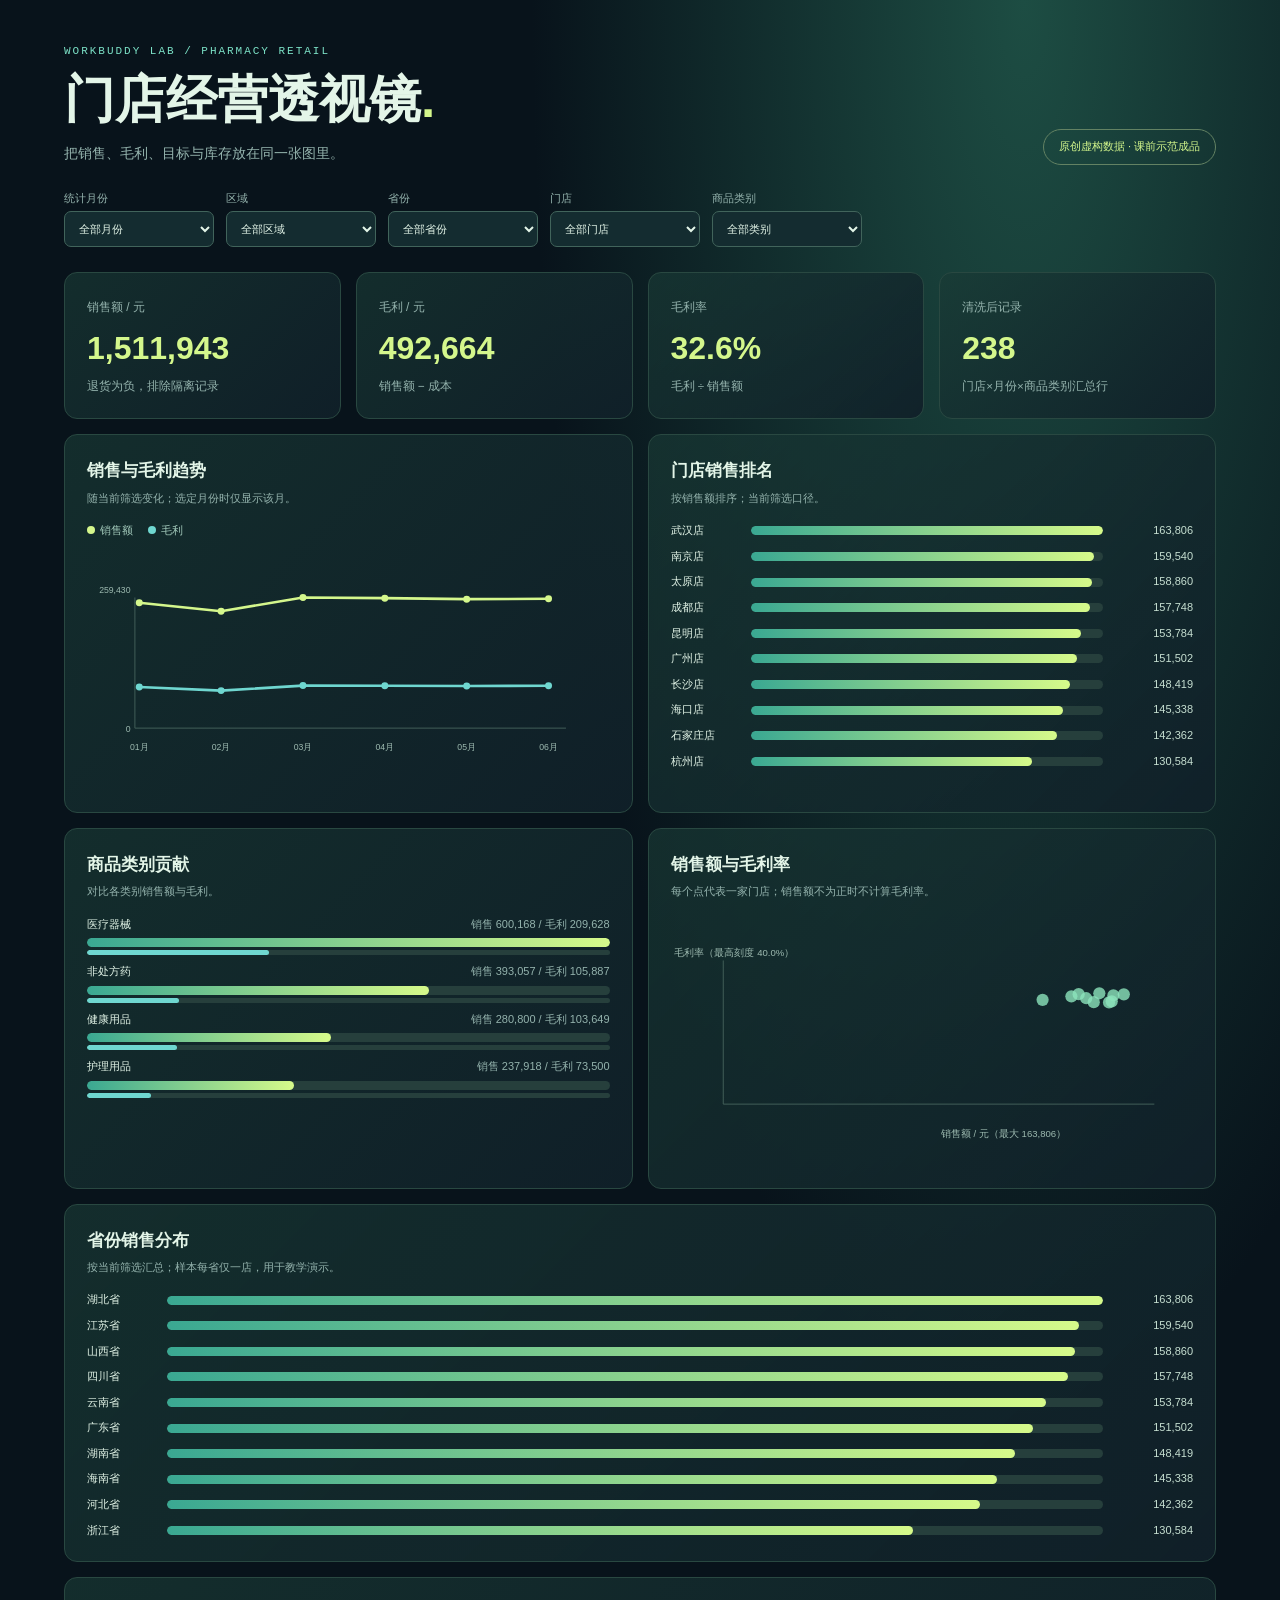
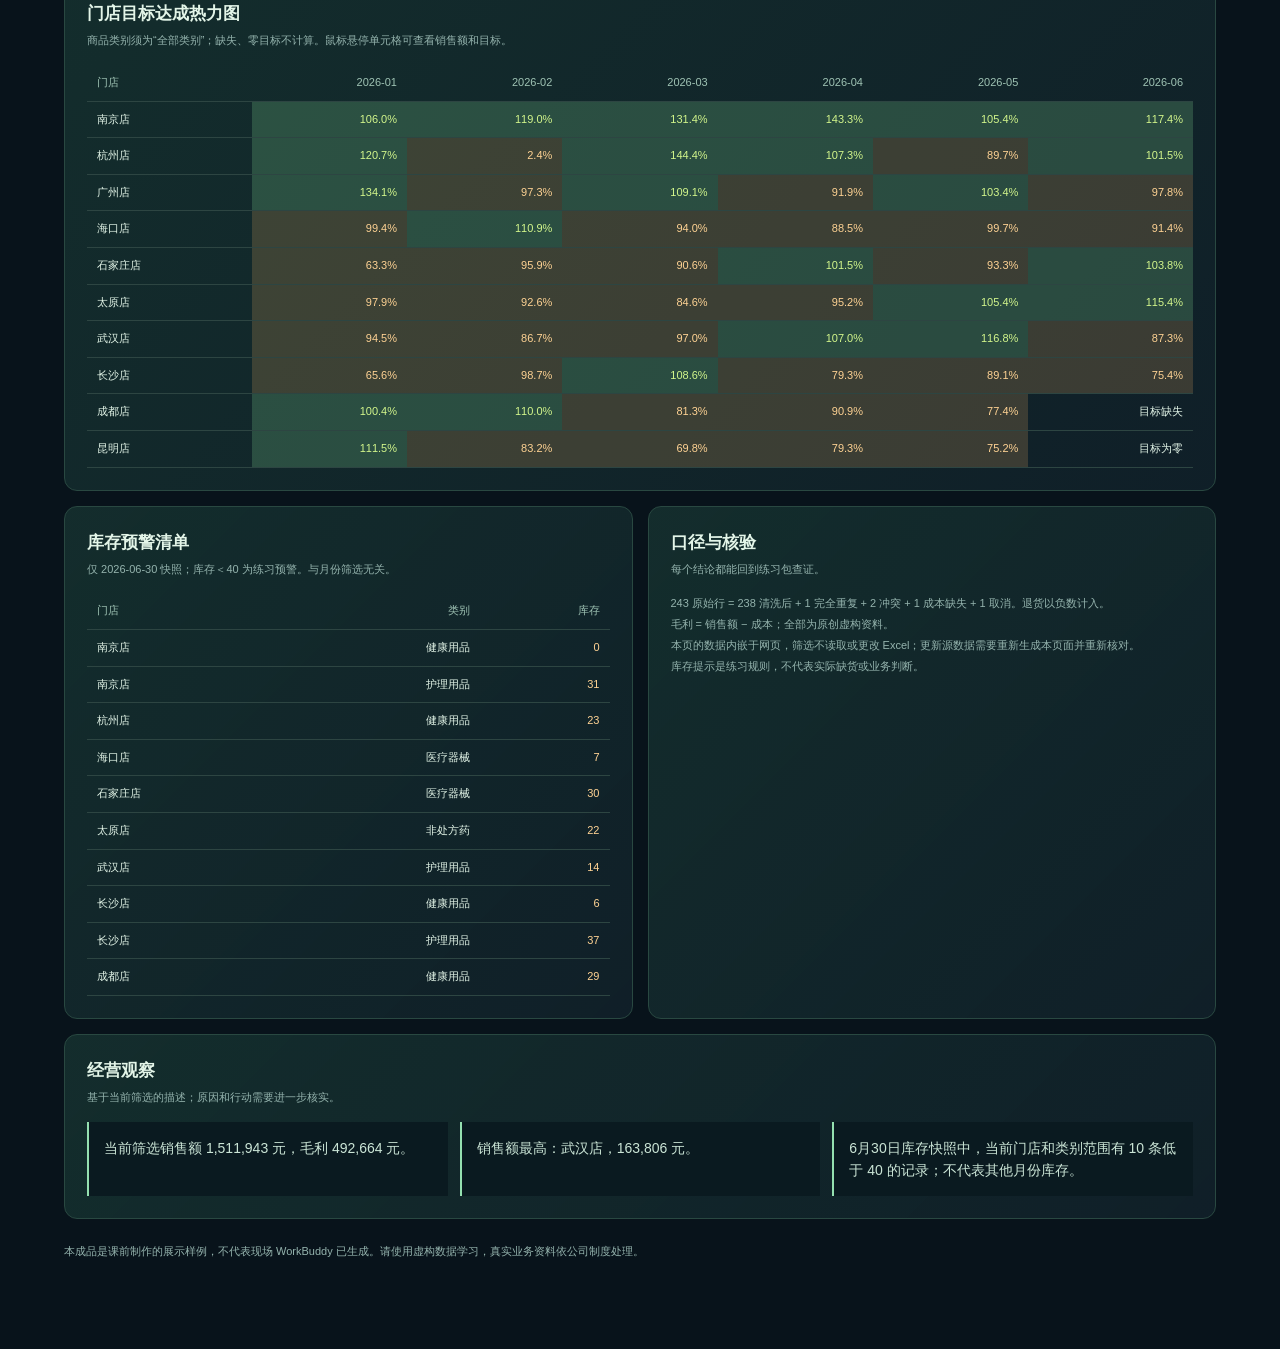
<file: store-dashboard.html>
<!doctype html><html lang="zh-CN"><head><meta charset="utf-8"><meta name="viewport" content="width=device-width, initial-scale=1"><title>门店经营透视镜 · 虚构教学示范</title><style>
:root{color-scheme:dark;--bg:#08131b;--card:#11242b;--edge:#294841;--text:#e3f5e8;--muted:#94b3ad;--lime:#d4f78c;--aqua:#7ce2c7}*{box-sizing:border-box}body{margin:0;font:14px/1.6 'Microsoft YaHei',sans-serif;background:radial-gradient(ellipse at 80% 0,#1d4d43 0,transparent 34%),var(--bg);color:var(--text)}main{max-width:1500px;margin:auto;padding:45px 5vw 75px}header{display:flex;justify-content:space-between;align-items:end;gap:24px;flex-wrap:wrap}.eyebrow{font:11px monospace;letter-spacing:.18em;color:var(--aqua)}h1{font-size:clamp(32px,4vw,54px);line-height:1.2;margin:12px 0}header p,.muted{color:var(--muted);margin:0}.tag{color:#d4f78c;border:1px solid #638263;border-radius:99px;padding:8px 15px;font-size:11px}.filters{display:flex;gap:12px;flex-wrap:wrap;padding:25px 0}label{display:flex;flex-direction:column;gap:4px;color:var(--muted);font-size:11px}select{min-width:150px;background:#142c30;border:1px solid #41645b;color:var(--text);border-radius:7px;padding:10px;font:inherit}.kpis{display:grid;grid-template-columns:repeat(4,1fr);gap:15px}.panel,.kpi{border:1px solid var(--edge);border-radius:13px;background:linear-gradient(135deg,#193a35aa,#102029ed);padding:22px}.kpi span{font-size:12px;color:var(--muted)}.kpi b{display:block;font-size:clamp(23px,2.5vw,34px);color:var(--lime);margin-top:5px}.kpi small{color:var(--muted)}.grid{display:grid;grid-template-columns:1fr 1fr;gap:15px;margin-top:15px}.panel h2{font-size:17px;margin:0 0 5px}.panel p{font-size:11px;color:var(--muted);margin:0 0 15px}.wide{grid-column:1/-1}.chart{width:100%;height:250px}.bars{display:grid;gap:8px}.barrow{display:grid;grid-template-columns:72px 1fr 82px;gap:8px;align-items:center;font-size:11px}.bar{height:9px;background:#263f3c;border-radius:20px;overflow:hidden}.bar i{display:block;height:100%;background:linear-gradient(90deg,#3aa892,#d6fa8a);border-radius:20px}.value{text-align:right;color:#c6dfd1}.legend{display:flex;gap:15px;color:#a2c9ba;font-size:11px}.swatch{display:inline-block;width:8px;height:8px;border-radius:50%;background:var(--lime);margin-right:5px}.swatch.profit{background:#6fd7d0}.heat{overflow-x:auto}table{width:100%;border-collapse:collapse;font-size:11px}th,td{padding:9px 10px;text-align:right;border-bottom:1px solid #2d4542;white-space:nowrap}th:first-child,td:first-child{text-align:left}th{color:#9fc3b4;font-weight:400}td[data-level="low"]{color:#ffd394}td[data-level="high"]{color:#d4f78c}.note{font-size:11px;color:var(--muted);line-height:1.9}.observations{display:grid;grid-template-columns:repeat(3,1fr);gap:12px}.obs{background:#0a1a20;border-left:2px solid #94e0b0;padding:15px;color:#cbe5d6}.empty{color:#a6bdb5;padding:25px 0}.footer{margin-top:22px}.footlink{color:var(--lime)}@media(max-width:850px){.kpis{grid-template-columns:repeat(2,1fr)}.grid{grid-template-columns:1fr}.wide{grid-column:auto}.observations{grid-template-columns:1fr}}@media(max-width:480px){.kpis{grid-template-columns:1fr 1fr}.kpi,.panel{padding:15px}select{min-width:130px}}
</style></head><body><main><header><div><div class="eyebrow">WORKBUDDY LAB / PHARMACY RETAIL</div><h1>门店经营透视镜<span style="color:var(--lime)">.</span></h1><p>把销售、毛利、目标与库存放在同一张图里。</p></div><span class="tag">原创虚构数据 · 课前示范成品</span></header><div class="filters"><label>统计月份<select id="month"><option value="all">全部月份</option></select></label><label>区域<select id="region"><option value="all">全部区域</option></select></label><label>省份<select id="province"><option value="all">全部省份</option></select></label><label>门店<select id="store"><option value="all">全部门店</option></select></label><label>商品类别<select id="category"><option value="all">全部类别</option></select></label></div><div class="kpis"><div class="kpi"><span>销售额 / 元</span><b id="sales">—</b><small>退货为负，排除隔离记录</small></div><div class="kpi"><span>毛利 / 元</span><b id="profit">—</b><small>销售额 − 成本</small></div><div class="kpi"><span>毛利率</span><b id="margin">—</b><small>毛利 ÷ 销售额</small></div><div class="kpi"><span>清洗后记录</span><b id="count">—</b><small>门店×月份×商品类别汇总行</small></div></div><div class="grid"><section class="panel"><h2>销售与毛利趋势</h2><p>随当前筛选变化；选定月份时仅显示该月。</p><div class="legend"><span><i class="swatch"></i>销售额</span><span><i class="swatch profit"></i>毛利</span></div><div id="trend" class="chart"></div></section><section class="panel"><h2>门店销售排名</h2><p>按销售额排序；当前筛选口径。</p><div id="ranking" class="bars"></div></section><section class="panel"><h2>商品类别贡献</h2><p>对比各类别销售额与毛利。</p><div id="categories" class="bars"></div></section><section class="panel"><h2>销售额与毛利率</h2><p>每个点代表一家门店；销售额不为正时不计算毛利率。</p><div id="scatter" class="chart"></div></section><section class="panel wide"><h2>省份销售分布</h2><p>按当前筛选汇总；样本每省仅一店，用于教学演示。</p><div id="provinces" class="bars"></div></section><section class="panel wide"><h2>门店目标达成热力图</h2><p>商品类别须为“全部类别”；缺失、零目标不计算。鼠标悬停单元格可查看销售额和目标。</p><div id="targets" class="heat"></div></section><section class="panel"><h2>库存预警清单</h2><p>仅 2026-06-30 快照；库存＜40 为练习预警。与月份筛选无关。</p><div id="stocks" class="heat"></div></section><section class="panel"><h2>口径与核验</h2><p>每个结论都能回到练习包查证。</p><div class="note">243 原始行 = 238 清洗后 + 1 完全重复 + 2 冲突 + 1 成本缺失 + 1 取消。退货以负数计入。<br>毛利 = 销售额 − 成本；全部为原创虚构资料。<br>本页的数据内嵌于网页，筛选不读取或更改 Excel；更新源数据需要重新生成本页面并重新核对。<br>库存提示是练习规则，不代表实际缺货或业务判断。</div></section><section class="panel wide"><h2>经营观察</h2><p>基于当前筛选的描述；原因和行动需要进一步核实。</p><div class="observations" id="observations"></div></section></div><p class="note footer">本成品是课前制作的展示样例，不代表现场 WorkBuddy 已生成。请使用虚构数据学习，真实业务资料依公司制度处理。</p></main><script>
const DATA={"stores":[{"id":"S01","name":"南京店","region":"华东","province":"江苏省"},{"id":"S02","name":"杭州店","region":"华东","province":"浙江省"},{"id":"S03","name":"广州店","region":"华南","province":"广东省"},{"id":"S04","name":"海口店","region":"华南","province":"海南省"},{"id":"S05","name":"石家庄店","region":"华北","province":"河北省"},{"id":"S06","name":"太原店","region":"华北","province":"山西省"},{"id":"S07","name":"武汉店","region":"华中","province":"湖北省"},{"id":"S08","name":"长沙店","region":"华中","province":"湖南省"},{"id":"S09","name":"成都店","region":"西南","province":"四川省"},{"id":"S10","name":"昆明店","region":"西南","province":"云南省"}],"products":[["P01","日常健康用品","健康用品"],["P02","基础护理用品","护理用品"],["P03","常用非处方药","非处方药"],["P04","家用医疗器械","医疗器械"]],"months":["2026-01","2026-02","2026-03","2026-04","2026-05","2026-06"],"targets":[{"month":"2026-01","store":"S01","target":21000},{"month":"2026-01","store":"S02","target":21950},{"month":"2026-01","store":"S03","target":22900},{"month":"2026-01","store":"S04","target":23850},{"month":"2026-01","store":"S05","target":24800},{"month":"2026-01","store":"S06","target":25750},{"month":"2026-01","store":"S07","target":26700},{"month":"2026-01","store":"S08","target":27650},{"month":"2026-01","store":"S09","target":28600},{"month":"2026-01","store":"S10","target":29550},{"month":"2026-02","store":"S01","target":21430},{"month":"2026-02","store":"S02","target":22380},{"month":"2026-02","store":"S03","target":23330},{"month":"2026-02","store":"S04","target":24280},{"month":"2026-02","store":"S05","target":25230},{"month":"2026-02","store":"S06","target":26180},{"month":"2026-02","store":"S07","target":27130},{"month":"2026-02","store":"S08","target":28080},{"month":"2026-02","store":"S09","target":29030},{"month":"2026-02","store":"S10","target":29980},{"month":"2026-03","store":"S01","target":21860},{"month":"2026-03","store":"S02","target":22810},{"month":"2026-03","store":"S03","target":23760},{"month":"2026-03","store":"S04","target":24710},{"month":"2026-03","store":"S05","target":25660},{"month":"2026-03","store":"S06","target":26610},{"month":"2026-03","store":"S07","target":27560},{"month":"2026-03","store":"S08","target":28510},{"month":"2026-03","store":"S09","target":29460},{"month":"2026-03","store":"S10","target":30410},{"month":"2026-04","store":"S01","target":22290},{"month":"2026-04","store":"S02","target":23240},{"month":"2026-04","store":"S03","target":24190},{"month":"2026-04","store":"S04","target":25140},{"month":"2026-04","store":"S05","target":26090},{"month":"2026-04","store":"S06","target":27040},{"month":"2026-04","store":"S07","target":27990},{"month":"2026-04","store":"S08","target":28940},{"month":"2026-04","store":"S09","target":29890},{"month":"2026-04","store":"S10","target":30840},{"month":"2026-05","store":"S01","target":22720},{"month":"2026-05","store":"S02","target":23670},{"month":"2026-05","store":"S03","target":24620},{"month":"2026-05","store":"S04","target":25570},{"month":"2026-05","store":"S05","target":26520},{"month":"2026-05","store":"S06","target":27470},{"month":"2026-05","store":"S07","target":28420},{"month":"2026-05","store":"S08","target":29370},{"month":"2026-05","store":"S09","target":30320},{"month":"2026-05","store":"S10","target":31270},{"month":"2026-06","store":"S01","target":23150},{"month":"2026-06","store":"S02","target":24100},{"month":"2026-06","store":"S03","target":25050},{"month":"2026-06","store":"S04","target":26000},{"month":"2026-06","store":"S05","target":26950},{"month":"2026-06","store":"S06","target":27900},{"month":"2026-06","store":"S07","target":28850},{"month":"2026-06","store":"S08","target":29800},{"month":"2026-06","store":"S09","target":null},{"month":"2026-06","store":"S10","target":0}],"inventory":[{"store":"S01","product":"P01","date":"2026-06-30","stock":0,"threshold":40},{"store":"S01","product":"P02","date":"2026-06-30","stock":31,"threshold":40},{"store":"S01","product":"P03","date":"2026-06-30","stock":62,"threshold":40},{"store":"S01","product":"P04","date":"2026-06-30","stock":93,"threshold":40},{"store":"S02","product":"P01","date":"2026-06-30","stock":23,"threshold":40},{"store":"S02","product":"P02","date":"2026-06-30","stock":54,"threshold":40},{"store":"S02","product":"P03","date":"2026-06-30","stock":85,"threshold":40},{"store":"S02","product":"P04","date":"2026-06-30","stock":116,"threshold":40},{"store":"S03","product":"P01","date":"2026-06-30","stock":46,"threshold":40},{"store":"S03","product":"P02","date":"2026-06-30","stock":77,"threshold":40},{"store":"S03","product":"P03","date":"2026-06-30","stock":108,"threshold":40},{"store":"S03","product":"P04","date":"2026-06-30","stock":139,"threshold":40},{"store":"S04","product":"P01","date":"2026-06-30","stock":69,"threshold":40},{"store":"S04","product":"P02","date":"2026-06-30","stock":100,"threshold":40},{"store":"S04","product":"P03","date":"2026-06-30","stock":131,"threshold":40},{"store":"S04","product":"P04","date":"2026-06-30","stock":7,"threshold":40},{"store":"S05","product":"P01","date":"2026-06-30","stock":92,"threshold":40},{"store":"S05","product":"P02","date":"2026-06-30","stock":123,"threshold":40},{"store":"S05","product":"P03","date":"2026-06-30","stock":154,"threshold":40},{"store":"S05","product":"P04","date":"2026-06-30","stock":30,"threshold":40},{"store":"S06","product":"P01","date":"2026-06-30","stock":115,"threshold":40},{"store":"S06","product":"P02","date":"2026-06-30","stock":146,"threshold":40},{"store":"S06","product":"P03","date":"2026-06-30","stock":22,"threshold":40},{"store":"S06","product":"P04","date":"2026-06-30","stock":53,"threshold":40},{"store":"S07","product":"P01","date":"2026-06-30","stock":138,"threshold":40},{"store":"S07","product":"P02","date":"2026-06-30","stock":14,"threshold":40},{"store":"S07","product":"P03","date":"2026-06-30","stock":45,"threshold":40},{"store":"S07","product":"P04","date":"2026-06-30","stock":76,"threshold":40},{"store":"S08","product":"P01","date":"2026-06-30","stock":6,"threshold":40},{"store":"S08","product":"P02","date":"2026-06-30","stock":37,"threshold":40},{"store":"S08","product":"P03","date":"2026-06-30","stock":68,"threshold":40},{"store":"S08","product":"P04","date":"2026-06-30","stock":99,"threshold":40},{"store":"S09","product":"P01","date":"2026-06-30","stock":29,"threshold":40},{"store":"S09","product":"P02","date":"2026-06-30","stock":60,"threshold":40},{"store":"S09","product":"P03","date":"2026-06-30","stock":91,"threshold":40},{"store":"S09","product":"P04","date":"2026-06-30","stock":122,"threshold":40},{"store":"S10","product":"P01","date":"2026-06-30","stock":52,"threshold":40},{"store":"S10","product":"P02","date":"2026-06-30","stock":83,"threshold":40},{"store":"S10","product":"P03","date":"2026-06-30","stock":114,"threshold":40},{"store":"S10","product":"P04","date":"2026-06-30","stock":145,"threshold":40}],"clean":[{"id":"T0001","date":"2026-01-15","month":"2026-01","store":"S01","product":"P01","qty":50,"sale":2250,"cost":1395,"status":"完成","storeName":"南京店","region":"华东","province":"江苏省","category":"健康用品","profit":855},{"id":"T0002","date":"2026-01-15","month":"2026-01","store":"S01","product":"P02","qty":71,"sale":2698,"cost":1835,"status":"完成","storeName":"南京店","region":"华东","province":"江苏省","category":"护理用品","profit":863},{"id":"T0003","date":"2026-01-15","month":"2026-01","store":"S01","product":"P03","qty":92,"sale":5796,"cost":4173,"status":"完成","storeName":"南京店","region":"华东","province":"江苏省","category":"非处方药","profit":1623},{"id":"T0004","date":"2026-01-15","month":"2026-01","store":"S01","product":"P04","qty":113,"sale":11526,"cost":7377,"status":"完成","storeName":"南京店","region":"华东","province":"江苏省","category":"医疗器械","profit":4149},{"id":"T0005","date":"2026-01-15","month":"2026-01","store":"S02","product":"P01","qty":67,"sale":3015,"cost":1905,"status":"完成","storeName":"杭州店","region":"华东","province":"浙江省","category":"健康用品","profit":1110},{"id":"T0006","date":"2026-01-15","month":"2026-01","store":"S02","product":"P02","qty":88,"sale":3344,"cost":2314,"status":"完成","storeName":"杭州店","region":"华东","province":"浙江省","category":"护理用品","profit":1030},{"id":"T0007","date":"2026-01-15","month":"2026-01","store":"S02","product":"P03","qty":109,"sale":6867,"cost":5027,"status":"完成","storeName":"杭州店","region":"华东","province":"浙江省","category":"非处方药","profit":1840},{"id":"T0008","date":"2026-01-15","month":"2026-01","store":"S02","product":"P04","qty":130,"sale":13260,"cost":8646,"status":"完成","storeName":"杭州店","region":"华东","province":"浙江省","category":"医疗器械","profit":4614},{"id":"T0009","date":"2026-01-15","month":"2026-01","store":"S03","product":"P01","qty":84,"sale":3780,"cost":2434,"status":"完成","storeName":"广州店","region":"华南","province":"广东省","category":"健康用品","profit":1346},{"id":"T0010","date":"2026-01-15","month":"2026-01","store":"S03","product":"P02","qty":105,"sale":3990,"cost":2809,"status":"完成","storeName":"广州店","region":"华南","province":"广东省","category":"护理用品","profit":1181},{"id":"T0011","date":"2026-01-15","month":"2026-01","store":"S03","product":"P03","qty":126,"sale":7938,"cost":5906,"status":"完成","storeName":"广州店","region":"华南","province":"广东省","category":"非处方药","profit":2032},{"id":"T0012","date":"2026-01-15","month":"2026-01","store":"S03","product":"P04","qty":147,"sale":14994,"cost":9956,"status":"完成","storeName":"广州店","region":"华南","province":"广东省","category":"医疗器械","profit":5038},{"id":"T0013","date":"2026-01-15","month":"2026-01","store":"S04","product":"P01","qty":101,"sale":4545,"cost":2818,"status":"完成","storeName":"海口店","region":"华南","province":"海南省","category":"健康用品","profit":1727},{"id":"T0014","date":"2026-01-15","month":"2026-01","store":"S04","product":"P02","qty":122,"sale":4636,"cost":3152,"status":"完成","storeName":"海口店","region":"华南","province":"海南省","category":"护理用品","profit":1484},{"id":"T0015","date":"2026-01-15","month":"2026-01","store":"S04","product":"P03","qty":143,"sale":9009,"cost":6486,"status":"完成","storeName":"海口店","region":"华南","province":"海南省","category":"非处方药","profit":2523},{"id":"T0016","date":"2026-01-15","month":"2026-01","store":"S04","product":"P04","qty":54,"sale":5508,"cost":3525,"status":"完成","storeName":"海口店","region":"华南","province":"海南省","category":"医疗器械","profit":1983},{"id":"T0017","date":"2026-01-15","month":"2026-01","store":"S05","product":"P01","qty":118,"sale":5310,"cost":3356,"status":"完成","storeName":"石家庄店","region":"华北","province":"河北省","category":"健康用品","profit":1954},{"id":"T0019","date":"2026-01-15","month":"2026-01","store":"S05","product":"P03","qty":50,"sale":3150,"cost":2306,"status":"完成","storeName":"石家庄店","region":"华北","province":"河北省","category":"非处方药","profit":844},{"id":"T0020","date":"2026-01-15","month":"2026-01","store":"S05","product":"P04","qty":71,"sale":7242,"cost":4722,"status":"完成","storeName":"石家庄店","region":"华北","province":"河北省","category":"医疗器械","profit":2520},{"id":"T0021","date":"2026-01-15","month":"2026-01","store":"S06","product":"P01","qty":135,"sale":6075,"cost":3912,"status":"完成","storeName":"太原店","region":"华北","province":"山西省","category":"健康用品","profit":2163},{"id":"T0022","date":"2026-01-15","month":"2026-01","store":"S06","product":"P02","qty":156,"sale":5928,"cost":4173,"status":"完成","storeName":"太原店","region":"华北","province":"山西省","category":"护理用品","profit":1755},{"id":"T0023","date":"2026-01-15","month":"2026-01","store":"S06","product":"P03","qty":67,"sale":4221,"cost":3140,"status":"完成","storeName":"太原店","region":"华北","province":"山西省","category":"非处方药","profit":1081},{"id":"T0024","date":"2026-01-15","month":"2026-01","store":"S06","product":"P04","qty":88,"sale":8976,"cost":5960,"status":"完成","storeName":"太原店","region":"华北","province":"山西省","category":"医疗器械","profit":3016},{"id":"T0025","date":"2026-01-15","month":"2026-01","store":"S07","product":"P01","qty":152,"sale":6840,"cost":4241,"status":"完成","storeName":"武汉店","region":"华中","province":"湖北省","category":"健康用品","profit":2599},{"id":"T0026","date":"2026-01-15","month":"2026-01","store":"S07","product":"P02","qty":63,"sale":2394,"cost":1628,"status":"完成","storeName":"武汉店","region":"华中","province":"湖北省","category":"护理用品","profit":766},{"id":"T0027","date":"2026-01-15","month":"2026-01","store":"S07","product":"P03","qty":84,"sale":5292,"cost":3810,"status":"完成","storeName":"武汉店","region":"华中","province":"湖北省","category":"非处方药","profit":1482},{"id":"T0028","date":"2026-01-15","month":"2026-01","store":"S07","product":"P04","qty":105,"sale":10710,"cost":6854,"status":"完成","storeName":"武汉店","region":"华中","province":"湖北省","category":"医疗器械","profit":3856},{"id":"T0029","date":"2026-01-15","month":"2026-01","store":"S08","product":"P01","qty":59,"sale":2655,"cost":1678,"status":"完成","storeName":"长沙店","region":"华中","province":"湖南省","category":"健康用品","profit":977},{"id":"T0030","date":"2026-01-15","month":"2026-01","store":"S08","product":"P02","qty":80,"sale":3040,"cost":2104,"status":"完成","storeName":"长沙店","region":"华中","province":"湖南省","category":"护理用品","profit":936},{"id":"T0032","date":"2026-01-15","month":"2026-01","store":"S08","product":"P04","qty":122,"sale":12444,"cost":8113,"status":"完成","storeName":"长沙店","region":"华中","province":"湖南省","category":"医疗器械","profit":4331},{"id":"T0033","date":"2026-01-15","month":"2026-01","store":"S09","product":"P01","qty":76,"sale":3420,"cost":2202,"status":"完成","storeName":"成都店","region":"西南","province":"四川省","category":"健康用品","profit":1218},{"id":"T0034","date":"2026-01-15","month":"2026-01","store":"S09","product":"P02","qty":97,"sale":3686,"cost":2595,"status":"完成","storeName":"成都店","region":"西南","province":"四川省","category":"护理用品","profit":1091},{"id":"T0035","date":"2026-01-15","month":"2026-01","store":"S09","product":"P03","qty":118,"sale":7434,"cost":5531,"status":"完成","storeName":"成都店","region":"西南","province":"四川省","category":"非处方药","profit":1903},{"id":"T0036","date":"2026-01-15","month":"2026-01","store":"S09","product":"P04","qty":139,"sale":14178,"cost":9414,"status":"完成","storeName":"成都店","region":"西南","province":"四川省","category":"医疗器械","profit":4764},{"id":"T0037","date":"2026-01-15","month":"2026-01","store":"S10","product":"P01","qty":93,"sale":4185,"cost":2595,"status":"完成","storeName":"昆明店","region":"西南","province":"云南省","category":"健康用品","profit":1590},{"id":"T0038","date":"2026-01-15","month":"2026-01","store":"S10","product":"P02","qty":114,"sale":4332,"cost":2946,"status":"完成","storeName":"昆明店","region":"西南","province":"云南省","category":"护理用品","profit":1386},{"id":"T0039","date":"2026-01-15","month":"2026-01","store":"S10","product":"P03","qty":135,"sale":8505,"cost":6124,"status":"完成","storeName":"昆明店","region":"西南","province":"云南省","category":"非处方药","profit":2381},{"id":"T0040","date":"2026-01-15","month":"2026-01","store":"S10","product":"P04","qty":156,"sale":15912,"cost":10184,"status":"完成","storeName":"昆明店","region":"西南","province":"云南省","category":"医疗器械","profit":5728},{"id":"T0041","date":"2026-02-15","month":"2026-02","store":"S01","product":"P01","qty":63,"sale":2835,"cost":1758,"status":"完成","storeName":"南京店","region":"华东","province":"江苏省","category":"健康用品","profit":1077},{"id":"T0042","date":"2026-02-15","month":"2026-02","store":"S01","product":"P02","qty":84,"sale":3192,"cost":2171,"status":"完成","storeName":"南京店","region":"华东","province":"江苏省","category":"护理用品","profit":1021},{"id":"T0043","date":"2026-02-15","month":"2026-02","store":"S01","product":"P03","qty":105,"sale":6615,"cost":4763,"status":"完成","storeName":"南京店","region":"华东","province":"江苏省","category":"非处方药","profit":1852},{"id":"T0044","date":"2026-02-15","month":"2026-02","store":"S01","product":"P04","qty":126,"sale":12852,"cost":8225,"status":"完成","storeName":"南京店","region":"华东","province":"江苏省","category":"医疗器械","profit":4627},{"id":"T0045","date":"2026-02-15","month":"2026-02","store":"S02","product":"P01","qty":80,"sale":3600,"cost":2275,"status":"完成","storeName":"杭州店","region":"华东","province":"浙江省","category":"健康用品","profit":1325},{"id":"T0046","date":"2026-02-15","month":"2026-02","store":"S02","product":"P02","qty":101,"sale":3838,"cost":2656,"status":"完成","storeName":"杭州店","region":"华东","province":"浙江省","category":"护理用品","profit":1182},{"id":"T0047","date":"2026-02-15","month":"2026-02","store":"S02","product":"P03","qty":122,"sale":7686,"cost":5626,"status":"完成","storeName":"杭州店","region":"华东","province":"浙江省","category":"非处方药","profit":2060},{"id":"T0048","date":"2026-02-15","month":"2026-02","store":"S02","product":"P04","qty":-143,"sale":-14586,"cost":-9510,"status":"退货","storeName":"杭州店","region":"华东","province":"浙江省","category":"医疗器械","profit":-5076},{"id":"T0049","date":"2026-02-15","month":"2026-02","store":"S03","product":"P01","qty":97,"sale":4365,"cost":2811,"status":"完成","storeName":"广州店","region":"华南","province":"广东省","category":"健康用品","profit":1554},{"id":"T0050","date":"2026-02-15","month":"2026-02","store":"S03","product":"P02","qty":118,"sale":4484,"cost":3157,"status":"完成","storeName":"广州店","region":"华南","province":"广东省","category":"护理用品","profit":1327},{"id":"T0051","date":"2026-02-15","month":"2026-02","store":"S03","product":"P03","qty":139,"sale":8757,"cost":6515,"status":"完成","storeName":"广州店","region":"华南","province":"广东省","category":"非处方药","profit":2242},{"id":"T0052","date":"2026-02-15","month":"2026-02","store":"S03","product":"P04","qty":50,"sale":5100,"cost":3386,"status":"完成","storeName":"广州店","region":"华南","province":"广东省","category":"医疗器械","profit":1714},{"id":"T0053","date":"2026-02-15","month":"2026-02","store":"S04","product":"P01","qty":114,"sale":5130,"cost":3181,"status":"完成","storeName":"海口店","region":"华南","province":"海南省","category":"健康用品","profit":1949},{"id":"T0054","date":"2026-02-15","month":"2026-02","store":"S04","product":"P02","qty":135,"sale":5130,"cost":3488,"status":"完成","storeName":"海口店","region":"华南","province":"海南省","category":"护理用品","profit":1642},{"id":"T0055","date":"2026-02-15","month":"2026-02","store":"S04","product":"P03","qty":156,"sale":9828,"cost":7076,"status":"完成","storeName":"海口店","region":"华南","province":"海南省","category":"非处方药","profit":2752},{"id":"T0056","date":"2026-02-15","month":"2026-02","store":"S04","product":"P04","qty":67,"sale":6834,"cost":4374,"status":"完成","storeName":"海口店","region":"华南","province":"海南省","category":"医疗器械","profit":2460},{"id":"T0057","date":"2026-02-15","month":"2026-02","store":"S05","product":"P01","qty":131,"sale":5895,"cost":3726,"status":"完成","storeName":"石家庄店","region":"华北","province":"河北省","category":"健康用品","profit":2169},{"id":"T0058","date":"2026-02-15","month":"2026-02","store":"S05","product":"P02","qty":152,"sale":5776,"cost":3997,"status":"完成","storeName":"石家庄店","region":"华北","province":"河北省","category":"护理用品","profit":1779},{"id":"T0059","date":"2026-02-15","month":"2026-02","store":"S05","product":"P03","qty":63,"sale":3969,"cost":2905,"status":"完成","storeName":"石家庄店","region":"华北","province":"河北省","category":"非处方药","profit":1064},{"id":"T0060","date":"2026-02-15","month":"2026-02","store":"S05","product":"P04","qty":84,"sale":8568,"cost":5586,"status":"完成","storeName":"石家庄店","region":"华北","province":"河北省","category":"医疗器械","profit":2982},{"id":"T0061","date":"2026-02-15","month":"2026-02","store":"S06","product":"P01","qty":148,"sale":6660,"cost":4289,"status":"完成","storeName":"太原店","region":"华北","province":"山西省","category":"健康用品","profit":2371},{"id":"T0062","date":"2026-02-15","month":"2026-02","store":"S06","product":"P02","qty":59,"sale":2242,"cost":1578,"status":"完成","storeName":"太原店","region":"华北","province":"山西省","category":"护理用品","profit":664},{"id":"T0063","date":"2026-02-15","month":"2026-02","store":"S06","product":"P03","qty":80,"sale":5040,"cost":3750,"status":"完成","storeName":"太原店","region":"华北","province":"山西省","category":"非处方药","profit":1290},{"id":"T0064","date":"2026-02-15","month":"2026-02","store":"S06","product":"P04","qty":101,"sale":10302,"cost":6841,"status":"完成","storeName":"太原店","region":"华北","province":"山西省","category":"医疗器械","profit":3461},{"id":"T0065","date":"2026-02-15","month":"2026-02","store":"S07","product":"P01","qty":55,"sale":2475,"cost":1535,"status":"完成","storeName":"武汉店","region":"华中","province":"湖北省","category":"健康用品","profit":940},{"id":"T0066","date":"2026-02-15","month":"2026-02","store":"S07","product":"P02","qty":76,"sale":2888,"cost":1964,"status":"完成","storeName":"武汉店","region":"华中","province":"湖北省","category":"护理用品","profit":924},{"id":"T0067","date":"2026-02-15","month":"2026-02","store":"S07","product":"P03","qty":97,"sale":6111,"cost":4400,"status":"完成","storeName":"武汉店","region":"华中","province":"湖北省","category":"非处方药","profit":1711},{"id":"T0068","date":"2026-02-15","month":"2026-02","store":"S07","product":"P04","qty":118,"sale":12036,"cost":7703,"status":"完成","storeName":"武汉店","region":"华中","province":"湖北省","category":"医疗器械","profit":4333},{"id":"T0069","date":"2026-02-15","month":"2026-02","store":"S08","product":"P01","qty":72,"sale":3240,"cost":2048,"status":"完成","storeName":"长沙店","region":"华中","province":"湖南省","category":"健康用品","profit":1192},{"id":"T0070","date":"2026-02-15","month":"2026-02","store":"S08","product":"P02","qty":93,"sale":3534,"cost":2446,"status":"完成","storeName":"长沙店","region":"华中","province":"湖南省","category":"护理用品","profit":1088},{"id":"T0071","date":"2026-02-15","month":"2026-02","store":"S08","product":"P03","qty":114,"sale":7182,"cost":5257,"status":"完成","storeName":"长沙店","region":"华中","province":"湖南省","category":"非处方药","profit":1925},{"id":"T0072","date":"2026-02-15","month":"2026-02","store":"S08","product":"P04","qty":135,"sale":13770,"cost":8978,"status":"完成","storeName":"长沙店","region":"华中","province":"湖南省","category":"医疗器械","profit":4792},{"id":"T0073","date":"2026-02-15","month":"2026-02","store":"S09","product":"P01","qty":89,"sale":4005,"cost":2579,"status":"完成","storeName":"成都店","region":"西南","province":"四川省","category":"健康用品","profit":1426},{"id":"T0074","date":"2026-02-15","month":"2026-02","store":"S09","product":"P02","qty":110,"sale":4180,"cost":2943,"status":"完成","storeName":"成都店","region":"西南","province":"四川省","category":"护理用品","profit":1237},{"id":"T0075","date":"2026-02-15","month":"2026-02","store":"S09","product":"P03","qty":131,"sale":8253,"cost":6140,"status":"完成","storeName":"成都店","region":"西南","province":"四川省","category":"非处方药","profit":2113},{"id":"T0076","date":"2026-02-15","month":"2026-02","store":"S09","product":"P04","qty":152,"sale":15504,"cost":10295,"status":"完成","storeName":"成都店","region":"西南","province":"四川省","category":"医疗器械","profit":5209},{"id":"T0077","date":"2026-02-15","month":"2026-02","store":"S10","product":"P01","qty":106,"sale":4770,"cost":2957,"status":"完成","storeName":"昆明店","region":"西南","province":"云南省","category":"健康用品","profit":1813},{"id":"T0078","date":"2026-02-15","month":"2026-02","store":"S10","product":"P02","qty":127,"sale":4826,"cost":3282,"status":"完成","storeName":"昆明店","region":"西南","province":"云南省","category":"护理用品","profit":1544},{"id":"T0079","date":"2026-02-15","month":"2026-02","store":"S10","product":"P03","qty":148,"sale":9324,"cost":6713,"status":"完成","storeName":"昆明店","region":"西南","province":"云南省","category":"非处方药","profit":2611},{"id":"T0080","date":"2026-02-15","month":"2026-02","store":"S10","product":"P04","qty":59,"sale":6018,"cost":3852,"status":"完成","storeName":"昆明店","region":"西南","province":"云南省","category":"医疗器械","profit":2166},{"id":"T0081","date":"2026-03-15","month":"2026-03","store":"S01","product":"P01","qty":76,"sale":3420,"cost":2120,"status":"完成","storeName":"南京店","region":"华东","province":"江苏省","category":"健康用品","profit":1300},{"id":"T0082","date":"2026-03-15","month":"2026-03","store":"S01","product":"P02","qty":97,"sale":3686,"cost":2506,"status":"完成","storeName":"南京店","region":"华东","province":"江苏省","category":"护理用品","profit":1180},{"id":"T0083","date":"2026-03-15","month":"2026-03","store":"S01","product":"P03","qty":118,"sale":7434,"cost":5352,"status":"完成","storeName":"南京店","region":"华东","province":"江苏省","category":"非处方药","profit":2082},{"id":"T0084","date":"2026-03-15","month":"2026-03","store":"S01","product":"P04","qty":139,"sale":14178,"cost":9074,"status":"完成","storeName":"南京店","region":"华东","province":"江苏省","category":"医疗器械","profit":5104},{"id":"T0085","date":"2026-03-15","month":"2026-03","store":"S02","product":"P01","qty":93,"sale":4185,"cost":2645,"status":"完成","storeName":"杭州店","region":"华东","province":"浙江省","category":"健康用品","profit":1540},{"id":"T0086","date":"2026-03-15","month":"2026-03","store":"S02","product":"P02","qty":114,"sale":4332,"cost":2998,"status":"完成","storeName":"杭州店","region":"华东","province":"浙江省","category":"护理用品","profit":1334},{"id":"T0087","date":"2026-03-15","month":"2026-03","store":"S02","product":"P03","qty":135,"sale":8505,"cost":6226,"status":"完成","storeName":"杭州店","region":"华东","province":"浙江省","category":"非处方药","profit":2279},{"id":"T0088","date":"2026-03-15","month":"2026-03","store":"S02","product":"P04","qty":156,"sale":15912,"cost":10375,"status":"完成","storeName":"杭州店","region":"华东","province":"浙江省","category":"医疗器械","profit":5537},{"id":"T0089","date":"2026-03-15","month":"2026-03","store":"S03","product":"P01","qty":110,"sale":4950,"cost":3188,"status":"完成","storeName":"广州店","region":"华南","province":"广东省","category":"健康用品","profit":1762},{"id":"T0090","date":"2026-03-15","month":"2026-03","store":"S03","product":"P02","qty":131,"sale":4978,"cost":3505,"status":"完成","storeName":"广州店","region":"华南","province":"广东省","category":"护理用品","profit":1473},{"id":"T0091","date":"2026-03-15","month":"2026-03","store":"S03","product":"P03","qty":152,"sale":9576,"cost":7125,"status":"完成","storeName":"广州店","region":"华南","province":"广东省","category":"非处方药","profit":2451},{"id":"T0092","date":"2026-03-15","month":"2026-03","store":"S03","product":"P04","qty":63,"sale":6426,"cost":4267,"status":"完成","storeName":"广州店","region":"华南","province":"广东省","category":"医疗器械","profit":2159},{"id":"T0093","date":"2026-03-15","month":"2026-03","store":"S04","product":"P01","qty":127,"sale":5715,"cost":3543,"status":"完成","storeName":"海口店","region":"华南","province":"海南省","category":"健康用品","profit":2172},{"id":"T0094","date":"2026-03-15","month":"2026-03","store":"S04","product":"P02","qty":148,"sale":5624,"cost":3824,"status":"完成","storeName":"海口店","region":"华南","province":"海南省","category":"护理用品","profit":1800},{"id":"T0095","date":"2026-03-15","month":"2026-03","store":"S04","product":"P03","qty":59,"sale":3717,"cost":2676,"status":"完成","storeName":"海口店","region":"华南","province":"海南省","category":"非处方药","profit":1041},{"id":"T0096","date":"2026-03-15","month":"2026-03","store":"S04","product":"P04","qty":80,"sale":8160,"cost":5222,"status":"完成","storeName":"海口店","region":"华南","province":"海南省","category":"医疗器械","profit":2938},{"id":"T0097","date":"2026-03-15","month":"2026-03","store":"S05","product":"P01","qty":144,"sale":6480,"cost":4095,"status":"完成","storeName":"石家庄店","region":"华北","province":"河北省","category":"健康用品","profit":2385},{"id":"T0098","date":"2026-03-15","month":"2026-03","store":"S05","product":"P02","qty":55,"sale":2090,"cost":1446,"status":"完成","storeName":"石家庄店","region":"华北","province":"河北省","category":"护理用品","profit":644},{"id":"T0099","date":"2026-03-15","month":"2026-03","store":"S05","product":"P03","qty":76,"sale":4788,"cost":3505,"status":"完成","storeName":"石家庄店","region":"华北","province":"河北省","category":"非处方药","profit":1283},{"id":"T0100","date":"2026-03-15","month":"2026-03","store":"S05","product":"P04","qty":97,"sale":9894,"cost":6451,"status":"完成","storeName":"石家庄店","region":"华北","province":"河北省","category":"医疗器械","profit":3443},{"id":"T0101","date":"2026-03-15","month":"2026-03","store":"S06","product":"P01","qty":51,"sale":2295,"cost":1478,"status":"完成","storeName":"太原店","region":"华北","province":"山西省","category":"健康用品","profit":817},{"id":"T0102","date":"2026-03-15","month":"2026-03","store":"S06","product":"P02","qty":72,"sale":2736,"cost":1926,"status":"完成","storeName":"太原店","region":"华北","province":"山西省","category":"护理用品","profit":810},{"id":"T0103","date":"2026-03-15","month":"2026-03","store":"S06","product":"P03","qty":93,"sale":5859,"cost":4359,"status":"完成","storeName":"太原店","region":"华北","province":"山西省","category":"非处方药","profit":1500},{"id":"T0104","date":"2026-03-15","month":"2026-03","store":"S06","product":"P04","qty":114,"sale":11628,"cost":7721,"status":"完成","storeName":"太原店","region":"华北","province":"山西省","category":"医疗器械","profit":3907},{"id":"T0105","date":"2026-03-15","month":"2026-03","store":"S07","product":"P01","qty":68,"sale":3060,"cost":1897,"status":"完成","storeName":"武汉店","region":"华中","province":"湖北省","category":"健康用品","profit":1163},{"id":"T0106","date":"2026-03-15","month":"2026-03","store":"S07","product":"P02","qty":89,"sale":3382,"cost":2300,"status":"完成","storeName":"武汉店","region":"华中","province":"湖北省","category":"护理用品","profit":1082},{"id":"T0107","date":"2026-03-15","month":"2026-03","store":"S07","product":"P03","qty":110,"sale":6930,"cost":4990,"status":"完成","storeName":"武汉店","region":"华中","province":"湖北省","category":"非处方药","profit":1940},{"id":"T0108","date":"2026-03-15","month":"2026-03","store":"S07","product":"P04","qty":131,"sale":13362,"cost":8552,"status":"完成","storeName":"武汉店","region":"华中","province":"湖北省","category":"医疗器械","profit":4810},{"id":"T0109","date":"2026-03-15","month":"2026-03","store":"S08","product":"P01","qty":85,"sale":3825,"cost":2417,"status":"完成","storeName":"长沙店","region":"华中","province":"湖南省","category":"健康用品","profit":1408},{"id":"T0110","date":"2026-03-15","month":"2026-03","store":"S08","product":"P02","qty":106,"sale":4028,"cost":2787,"status":"完成","storeName":"长沙店","region":"华中","province":"湖南省","category":"护理用品","profit":1241},{"id":"T0111","date":"2026-03-15","month":"2026-03","store":"S08","product":"P03","qty":127,"sale":8001,"cost":5857,"status":"完成","storeName":"长沙店","region":"华中","province":"湖南省","category":"非处方药","profit":2144},{"id":"T0112","date":"2026-03-15","month":"2026-03","store":"S08","product":"P04","qty":148,"sale":15096,"cost":9843,"status":"完成","storeName":"长沙店","region":"华中","province":"湖南省","category":"医疗器械","profit":5253},{"id":"T0113","date":"2026-03-15","month":"2026-03","store":"S09","product":"P01","qty":102,"sale":4590,"cost":2956,"status":"完成","storeName":"成都店","region":"西南","province":"四川省","category":"健康用品","profit":1634},{"id":"T0114","date":"2026-03-15","month":"2026-03","store":"S09","product":"P02","qty":123,"sale":4674,"cost":3290,"status":"完成","storeName":"成都店","region":"西南","province":"四川省","category":"护理用品","profit":1384},{"id":"T0115","date":"2026-03-15","month":"2026-03","store":"S09","product":"P03","qty":144,"sale":9072,"cost":6750,"status":"完成","storeName":"成都店","region":"西南","province":"四川省","category":"非处方药","profit":2322},{"id":"T0116","date":"2026-03-15","month":"2026-03","store":"S09","product":"P04","qty":55,"sale":5610,"cost":3725,"status":"完成","storeName":"成都店","region":"西南","province":"四川省","category":"医疗器械","profit":1885},{"id":"T0117","date":"2026-03-15","month":"2026-03","store":"S10","product":"P01","qty":119,"sale":5355,"cost":3320,"status":"完成","storeName":"昆明店","region":"西南","province":"云南省","category":"健康用品","profit":2035},{"id":"T0118","date":"2026-03-15","month":"2026-03","store":"S10","product":"P02","qty":140,"sale":5320,"cost":3618,"status":"完成","storeName":"昆明店","region":"西南","province":"云南省","category":"护理用品","profit":1702},{"id":"T0119","date":"2026-03-15","month":"2026-03","store":"S10","product":"P03","qty":51,"sale":3213,"cost":2313,"status":"完成","storeName":"昆明店","region":"西南","province":"云南省","category":"非处方药","profit":900},{"id":"T0120","date":"2026-03-15","month":"2026-03","store":"S10","product":"P04","qty":72,"sale":7344,"cost":4700,"status":"完成","storeName":"昆明店","region":"西南","province":"云南省","category":"医疗器械","profit":2644},{"id":"T0121","date":"2026-04-15","month":"2026-04","store":"S01","product":"P01","qty":89,"sale":4005,"cost":2483,"status":"完成","storeName":"南京店","region":"华东","province":"江苏省","category":"健康用品","profit":1522},{"id":"T0122","date":"2026-04-15","month":"2026-04","store":"S01","product":"P02","qty":110,"sale":4180,"cost":2842,"status":"完成","storeName":"南京店","region":"华东","province":"江苏省","category":"护理用品","profit":1338},{"id":"T0123","date":"2026-04-15","month":"2026-04","store":"S01","product":"P03","qty":131,"sale":8253,"cost":5942,"status":"完成","storeName":"南京店","region":"华东","province":"江苏省","category":"非处方药","profit":2311},{"id":"T0124","date":"2026-04-15","month":"2026-04","store":"S01","product":"P04","qty":152,"sale":15504,"cost":9923,"status":"完成","storeName":"南京店","region":"华东","province":"江苏省","category":"医疗器械","profit":5581},{"id":"T0125","date":"2026-04-15","month":"2026-04","store":"S02","product":"P01","qty":106,"sale":4770,"cost":3015,"status":"完成","storeName":"杭州店","region":"华东","province":"浙江省","category":"健康用品","profit":1755},{"id":"T0126","date":"2026-04-15","month":"2026-04","store":"S02","product":"P02","qty":127,"sale":4826,"cost":3340,"status":"完成","storeName":"杭州店","region":"华东","province":"浙江省","category":"护理用品","profit":1486},{"id":"T0127","date":"2026-04-15","month":"2026-04","store":"S02","product":"P03","qty":148,"sale":9324,"cost":6825,"status":"完成","storeName":"杭州店","region":"华东","province":"浙江省","category":"非处方药","profit":2499},{"id":"T0128","date":"2026-04-15","month":"2026-04","store":"S02","product":"P04","qty":59,"sale":6018,"cost":3924,"status":"完成","storeName":"杭州店","region":"华东","province":"浙江省","category":"医疗器械","profit":2094},{"id":"T0129","date":"2026-04-15","month":"2026-04","store":"S03","product":"P01","qty":123,"sale":5535,"cost":3565,"status":"完成","storeName":"广州店","region":"华南","province":"广东省","category":"健康用品","profit":1970},{"id":"T0130","date":"2026-04-15","month":"2026-04","store":"S03","product":"P02","qty":144,"sale":5472,"cost":3852,"status":"完成","storeName":"广州店","region":"华南","province":"广东省","category":"护理用品","profit":1620},{"id":"T0131","date":"2026-04-15","month":"2026-04","store":"S03","product":"P03","qty":55,"sale":3465,"cost":2578,"status":"完成","storeName":"广州店","region":"华南","province":"广东省","category":"非处方药","profit":887},{"id":"T0132","date":"2026-04-15","month":"2026-04","store":"S03","product":"P04","qty":76,"sale":7752,"cost":5147,"status":"完成","storeName":"广州店","region":"华南","province":"广东省","category":"医疗器械","profit":2605},{"id":"T0133","date":"2026-04-15","month":"2026-04","store":"S04","product":"P01","qty":140,"sale":6300,"cost":3906,"status":"完成","storeName":"海口店","region":"华南","province":"海南省","category":"健康用品","profit":2394},{"id":"T0134","date":"2026-04-15","month":"2026-04","store":"S04","product":"P02","qty":51,"sale":1938,"cost":1318,"status":"完成","storeName":"海口店","region":"华南","province":"海南省","category":"护理用品","profit":620},{"id":"T0135","date":"2026-04-15","month":"2026-04","store":"S04","product":"P03","qty":72,"sale":4536,"cost":3266,"status":"完成","storeName":"海口店","region":"华南","province":"海南省","category":"非处方药","profit":1270},{"id":"T0136","date":"2026-04-15","month":"2026-04","store":"S04","product":"P04","qty":93,"sale":9486,"cost":6071,"status":"完成","storeName":"海口店","region":"华南","province":"海南省","category":"医疗器械","profit":3415},{"id":"T0137","date":"2026-04-15","month":"2026-04","store":"S05","product":"P01","qty":157,"sale":7065,"cost":4465,"status":"完成","storeName":"石家庄店","region":"华北","province":"河北省","category":"健康用品","profit":2600},{"id":"T0138","date":"2026-04-15","month":"2026-04","store":"S05","product":"P02","qty":68,"sale":2584,"cost":1788,"status":"完成","storeName":"石家庄店","region":"华北","province":"河北省","category":"护理用品","profit":796},{"id":"T0139","date":"2026-04-15","month":"2026-04","store":"S05","product":"P03","qty":89,"sale":5607,"cost":4104,"status":"完成","storeName":"石家庄店","region":"华北","province":"河北省","category":"非处方药","profit":1503},{"id":"T0140","date":"2026-04-15","month":"2026-04","store":"S05","product":"P04","qty":110,"sale":11220,"cost":7315,"status":"完成","storeName":"石家庄店","region":"华北","province":"河北省","category":"医疗器械","profit":3905},{"id":"T0141","date":"2026-04-15","month":"2026-04","store":"S06","product":"P01","qty":64,"sale":2880,"cost":1855,"status":"完成","storeName":"太原店","region":"华北","province":"山西省","category":"健康用品","profit":1025},{"id":"T0142","date":"2026-04-15","month":"2026-04","store":"S06","product":"P02","qty":85,"sale":3230,"cost":2274,"status":"完成","storeName":"太原店","region":"华北","province":"山西省","category":"护理用品","profit":956},{"id":"T0143","date":"2026-04-15","month":"2026-04","store":"S06","product":"P03","qty":106,"sale":6678,"cost":4968,"status":"完成","storeName":"太原店","region":"华北","province":"山西省","category":"非处方药","profit":1710},{"id":"T0144","date":"2026-04-15","month":"2026-04","store":"S06","product":"P04","qty":127,"sale":12954,"cost":8601,"status":"完成","storeName":"太原店","region":"华北","province":"山西省","category":"医疗器械","profit":4353},{"id":"T0145","date":"2026-04-15","month":"2026-04","store":"S07","product":"P01","qty":81,"sale":3645,"cost":2260,"status":"完成","storeName":"武汉店","region":"华中","province":"湖北省","category":"健康用品","profit":1385},{"id":"T0146","date":"2026-04-15","month":"2026-04","store":"S07","product":"P02","qty":102,"sale":3876,"cost":2636,"status":"完成","storeName":"武汉店","region":"华中","province":"湖北省","category":"护理用品","profit":1240},{"id":"T0147","date":"2026-04-15","month":"2026-04","store":"S07","product":"P03","qty":123,"sale":7749,"cost":5579,"status":"完成","storeName":"武汉店","region":"华中","province":"湖北省","category":"非处方药","profit":2170},{"id":"T0148","date":"2026-04-15","month":"2026-04","store":"S07","product":"P04","qty":144,"sale":14688,"cost":9400,"status":"完成","storeName":"武汉店","region":"华中","province":"湖北省","category":"医疗器械","profit":5288},{"id":"T0149","date":"2026-04-15","month":"2026-04","store":"S08","product":"P01","qty":98,"sale":4410,"cost":2787,"status":"完成","storeName":"长沙店","region":"华中","province":"湖南省","category":"健康用品","profit":1623},{"id":"T0150","date":"2026-04-15","month":"2026-04","store":"S08","product":"P02","qty":119,"sale":4522,"cost":3129,"status":"完成","storeName":"长沙店","region":"华中","province":"湖南省","category":"护理用品","profit":1393},{"id":"T0151","date":"2026-04-15","month":"2026-04","store":"S08","product":"P03","qty":140,"sale":8820,"cost":6456,"status":"完成","storeName":"长沙店","region":"华中","province":"湖南省","category":"非处方药","profit":2364},{"id":"T0152","date":"2026-04-15","month":"2026-04","store":"S08","product":"P04","qty":51,"sale":5202,"cost":3392,"status":"完成","storeName":"长沙店","region":"华中","province":"湖南省","category":"医疗器械","profit":1810},{"id":"T0153","date":"2026-04-15","month":"2026-04","store":"S09","product":"P01","qty":115,"sale":5175,"cost":3333,"status":"完成","storeName":"成都店","region":"西南","province":"四川省","category":"健康用品","profit":1842},{"id":"T0154","date":"2026-04-15","month":"2026-04","store":"S09","product":"P02","qty":136,"sale":5168,"cost":3638,"status":"完成","storeName":"成都店","region":"西南","province":"四川省","category":"护理用品","profit":1530},{"id":"T0155","date":"2026-04-15","month":"2026-04","store":"S09","product":"P03","qty":157,"sale":9891,"cost":7359,"status":"完成","storeName":"成都店","region":"西南","province":"四川省","category":"非处方药","profit":2532},{"id":"T0156","date":"2026-04-15","month":"2026-04","store":"S09","product":"P04","qty":68,"sale":6936,"cost":4606,"status":"完成","storeName":"成都店","region":"西南","province":"四川省","category":"医疗器械","profit":2330},{"id":"T0157","date":"2026-04-15","month":"2026-04","store":"S10","product":"P01","qty":132,"sale":5940,"cost":3683,"status":"完成","storeName":"昆明店","region":"西南","province":"云南省","category":"健康用品","profit":2257},{"id":"T0158","date":"2026-04-15","month":"2026-04","store":"S10","product":"P02","qty":153,"sale":5814,"cost":3954,"status":"完成","storeName":"昆明店","region":"西南","province":"云南省","category":"护理用品","profit":1860},{"id":"T0159","date":"2026-04-15","month":"2026-04","store":"S10","product":"P03","qty":64,"sale":4032,"cost":2903,"status":"完成","storeName":"昆明店","region":"西南","province":"云南省","category":"非处方药","profit":1129},{"id":"T0160","date":"2026-04-15","month":"2026-04","store":"S10","product":"P04","qty":85,"sale":8670,"cost":5549,"status":"完成","storeName":"昆明店","region":"西南","province":"云南省","category":"医疗器械","profit":3121},{"id":"T0161","date":"2026-05-15","month":"2026-05","store":"S01","product":"P01","qty":102,"sale":4590,"cost":2846,"status":"完成","storeName":"南京店","region":"华东","province":"江苏省","category":"健康用品","profit":1744},{"id":"T0162","date":"2026-05-15","month":"2026-05","store":"S01","product":"P02","qty":123,"sale":4674,"cost":3178,"status":"完成","storeName":"南京店","region":"华东","province":"江苏省","category":"护理用品","profit":1496},{"id":"T0163","date":"2026-05-15","month":"2026-05","store":"S01","product":"P03","qty":144,"sale":9072,"cost":6532,"status":"完成","storeName":"南京店","region":"华东","province":"江苏省","category":"非处方药","profit":2540},{"id":"T0164","date":"2026-05-15","month":"2026-05","store":"S01","product":"P04","qty":55,"sale":5610,"cost":3590,"status":"完成","storeName":"南京店","region":"华东","province":"江苏省","category":"医疗器械","profit":2020},{"id":"T0165","date":"2026-05-15","month":"2026-05","store":"S02","product":"P01","qty":119,"sale":5355,"cost":3384,"status":"完成","storeName":"杭州店","region":"华东","province":"浙江省","category":"健康用品","profit":1971},{"id":"T0166","date":"2026-05-15","month":"2026-05","store":"S02","product":"P02","qty":140,"sale":5320,"cost":3681,"status":"完成","storeName":"杭州店","region":"华东","province":"浙江省","category":"护理用品","profit":1639},{"id":"T0167","date":"2026-05-15","month":"2026-05","store":"S02","product":"P03","qty":51,"sale":3213,"cost":2352,"status":"完成","storeName":"杭州店","region":"华东","province":"浙江省","category":"非处方药","profit":861},{"id":"T0168","date":"2026-05-15","month":"2026-05","store":"S02","product":"P04","qty":72,"sale":7344,"cost":4788,"status":"完成","storeName":"杭州店","region":"华东","province":"浙江省","category":"医疗器械","profit":2556},{"id":"T0169","date":"2026-05-15","month":"2026-05","store":"S03","product":"P01","qty":136,"sale":6120,"cost":3941,"status":"完成","storeName":"广州店","region":"华南","province":"广东省","category":"健康用品","profit":2179},{"id":"T0170","date":"2026-05-15","month":"2026-05","store":"S03","product":"P02","qty":157,"sale":5966,"cost":4200,"status":"完成","storeName":"广州店","region":"华南","province":"广东省","category":"护理用品","profit":1766},{"id":"T0171","date":"2026-05-15","month":"2026-05","store":"S03","product":"P03","qty":68,"sale":4284,"cost":3187,"status":"完成","storeName":"广州店","region":"华南","province":"广东省","category":"非处方药","profit":1097},{"id":"T0172","date":"2026-05-15","month":"2026-05","store":"S03","product":"P04","qty":89,"sale":9078,"cost":6028,"status":"完成","storeName":"广州店","region":"华南","province":"广东省","category":"医疗器械","profit":3050},{"id":"T0173","date":"2026-05-15","month":"2026-05","store":"S04","product":"P01","qty":153,"sale":6885,"cost":4269,"status":"完成","storeName":"海口店","region":"华南","province":"海南省","category":"健康用品","profit":2616},{"id":"T0174","date":"2026-05-15","month":"2026-05","store":"S04","product":"P02","qty":64,"sale":2432,"cost":1654,"status":"完成","storeName":"海口店","region":"华南","province":"海南省","category":"护理用品","profit":778},{"id":"T0175","date":"2026-05-15","month":"2026-05","store":"S04","product":"P03","qty":85,"sale":5355,"cost":3856,"status":"完成","storeName":"海口店","region":"华南","province":"海南省","category":"非处方药","profit":1499},{"id":"T0176","date":"2026-05-15","month":"2026-05","store":"S04","product":"P04","qty":106,"sale":10812,"cost":6920,"status":"完成","storeName":"海口店","region":"华南","province":"海南省","category":"医疗器械","profit":3892},{"id":"T0177","date":"2026-05-15","month":"2026-05","store":"S05","product":"P01","qty":60,"sale":2700,"cost":1706,"status":"完成","storeName":"石家庄店","region":"华北","province":"河北省","category":"健康用品","profit":994},{"id":"T0178","date":"2026-05-15","month":"2026-05","store":"S05","product":"P02","qty":81,"sale":3078,"cost":2130,"status":"完成","storeName":"石家庄店","region":"华北","province":"河北省","category":"护理用品","profit":948},{"id":"T0179","date":"2026-05-15","month":"2026-05","store":"S05","product":"P03","qty":102,"sale":6426,"cost":4704,"status":"完成","storeName":"石家庄店","region":"华北","province":"河北省","category":"非处方药","profit":1722},{"id":"T0180","date":"2026-05-15","month":"2026-05","store":"S05","product":"P04","qty":123,"sale":12546,"cost":8180,"status":"完成","storeName":"石家庄店","region":"华北","province":"河北省","category":"医疗器械","profit":4366},{"id":"T0181","date":"2026-05-15","month":"2026-05","store":"S06","product":"P01","qty":77,"sale":3465,"cost":2231,"status":"完成","storeName":"太原店","region":"华北","province":"山西省","category":"健康用品","profit":1234},{"id":"T0182","date":"2026-05-15","month":"2026-05","store":"S06","product":"P02","qty":98,"sale":3724,"cost":2622,"status":"完成","storeName":"太原店","region":"华北","province":"山西省","category":"护理用品","profit":1102},{"id":"T0183","date":"2026-05-15","month":"2026-05","store":"S06","product":"P03","qty":119,"sale":7497,"cost":5578,"status":"完成","storeName":"太原店","region":"华北","province":"山西省","category":"非处方药","profit":1919},{"id":"T0184","date":"2026-05-15","month":"2026-05","store":"S06","product":"P04","qty":140,"sale":14280,"cost":9482,"status":"完成","storeName":"太原店","region":"华北","province":"山西省","category":"医疗器械","profit":4798},{"id":"T0185","date":"2026-05-15","month":"2026-05","store":"S07","product":"P01","qty":94,"sale":4230,"cost":2623,"status":"完成","storeName":"武汉店","region":"华中","province":"湖北省","category":"健康用品","profit":1607},{"id":"T0186","date":"2026-05-15","month":"2026-05","store":"S07","product":"P02","qty":115,"sale":4370,"cost":2972,"status":"完成","storeName":"武汉店","region":"华中","province":"湖北省","category":"护理用品","profit":1398},{"id":"T0187","date":"2026-05-15","month":"2026-05","store":"S07","product":"P03","qty":136,"sale":8568,"cost":6169,"status":"完成","storeName":"武汉店","region":"华中","province":"湖北省","category":"非处方药","profit":2399},{"id":"T0188","date":"2026-05-15","month":"2026-05","store":"S07","product":"P04","qty":157,"sale":16014,"cost":10249,"status":"完成","storeName":"武汉店","region":"华中","province":"湖北省","category":"医疗器械","profit":5765},{"id":"T0189","date":"2026-05-15","month":"2026-05","store":"S08","product":"P01","qty":111,"sale":4995,"cost":3157,"status":"完成","storeName":"长沙店","region":"华中","province":"湖南省","category":"健康用品","profit":1838},{"id":"T0190","date":"2026-05-15","month":"2026-05","store":"S08","product":"P02","qty":132,"sale":5016,"cost":3471,"status":"完成","storeName":"长沙店","region":"华中","province":"湖南省","category":"护理用品","profit":1545},{"id":"T0191","date":"2026-05-15","month":"2026-05","store":"S08","product":"P03","qty":153,"sale":9639,"cost":7056,"status":"完成","storeName":"长沙店","region":"华中","province":"湖南省","category":"非处方药","profit":2583},{"id":"T0192","date":"2026-05-15","month":"2026-05","store":"S08","product":"P04","qty":64,"sale":6528,"cost":4256,"status":"完成","storeName":"长沙店","region":"华中","province":"湖南省","category":"医疗器械","profit":2272},{"id":"T0193","date":"2026-05-15","month":"2026-05","store":"S09","product":"P01","qty":128,"sale":5760,"cost":3709,"status":"完成","storeName":"成都店","region":"西南","province":"四川省","category":"健康用品","profit":2051},{"id":"T0194","date":"2026-05-15","month":"2026-05","store":"S09","product":"P02","qty":149,"sale":5662,"cost":3986,"status":"完成","storeName":"成都店","region":"西南","province":"四川省","category":"护理用品","profit":1676},{"id":"T0195","date":"2026-05-15","month":"2026-05","store":"S09","product":"P03","qty":60,"sale":3780,"cost":2812,"status":"完成","storeName":"成都店","region":"西南","province":"四川省","category":"非处方药","profit":968},{"id":"T0196","date":"2026-05-15","month":"2026-05","store":"S09","product":"P04","qty":81,"sale":8262,"cost":5486,"status":"完成","storeName":"成都店","region":"西南","province":"四川省","category":"医疗器械","profit":2776},{"id":"T0197","date":"2026-05-15","month":"2026-05","store":"S10","product":"P01","qty":145,"sale":6525,"cost":4046,"status":"完成","storeName":"昆明店","region":"西南","province":"云南省","category":"健康用品","profit":2479},{"id":"T0198","date":"2026-05-15","month":"2026-05","store":"S10","product":"P02","qty":56,"sale":2128,"cost":1447,"status":"完成","storeName":"昆明店","region":"西南","province":"云南省","category":"护理用品","profit":681},{"id":"T0199","date":"2026-05-15","month":"2026-05","store":"S10","product":"P03","qty":77,"sale":4851,"cost":3493,"status":"完成","storeName":"昆明店","region":"西南","province":"云南省","category":"非处方药","profit":1358},{"id":"T0200","date":"2026-05-15","month":"2026-05","store":"S10","product":"P04","qty":98,"sale":9996,"cost":6397,"status":"完成","storeName":"昆明店","region":"西南","province":"云南省","category":"医疗器械","profit":3599},{"id":"T0201","date":"2026-06-15","month":"2026-06","store":"S01","product":"P01","qty":115,"sale":5175,"cost":3209,"status":"完成","storeName":"南京店","region":"华东","province":"江苏省","category":"健康用品","profit":1966},{"id":"T0202","date":"2026-06-15","month":"2026-06","store":"S01","product":"P02","qty":136,"sale":5168,"cost":3514,"status":"完成","storeName":"南京店","region":"华东","province":"江苏省","category":"护理用品","profit":1654},{"id":"T0203","date":"2026-06-15","month":"2026-06","store":"S01","product":"P03","qty":157,"sale":9891,"cost":7122,"status":"完成","storeName":"南京店","region":"华东","province":"江苏省","category":"非处方药","profit":2769},{"id":"T0204","date":"2026-06-15","month":"2026-06","store":"S01","product":"P04","qty":68,"sale":6936,"cost":4439,"status":"完成","storeName":"南京店","region":"华东","province":"江苏省","category":"医疗器械","profit":2497},{"id":"T0205","date":"2026-06-15","month":"2026-06","store":"S02","product":"P01","qty":132,"sale":5940,"cost":3754,"status":"完成","storeName":"杭州店","region":"华东","province":"浙江省","category":"健康用品","profit":2186},{"id":"T0206","date":"2026-06-15","month":"2026-06","store":"S02","product":"P02","qty":153,"sale":5814,"cost":4023,"status":"完成","storeName":"杭州店","region":"华东","province":"浙江省","category":"护理用品","profit":1791},{"id":"T0207","date":"2026-06-15","month":"2026-06","store":"S02","product":"P03","qty":64,"sale":4032,"cost":2951,"status":"完成","storeName":"杭州店","region":"华东","province":"浙江省","category":"非处方药","profit":1081},{"id":"T0208","date":"2026-06-15","month":"2026-06","store":"S02","product":"P04","qty":85,"sale":8670,"cost":5653,"status":"完成","storeName":"杭州店","region":"华东","province":"浙江省","category":"医疗器械","profit":3017},{"id":"T0209","date":"2026-06-15","month":"2026-06","store":"S03","product":"P01","qty":149,"sale":6705,"cost":4318,"status":"完成","storeName":"广州店","region":"华南","province":"广东省","category":"健康用品","profit":2387},{"id":"T0210","date":"2026-06-15","month":"2026-06","store":"S03","product":"P02","qty":60,"sale":2280,"cost":1605,"status":"完成","storeName":"广州店","region":"华南","province":"广东省","category":"护理用品","profit":675},{"id":"T0211","date":"2026-06-15","month":"2026-06","store":"S03","product":"P03","qty":81,"sale":5103,"cost":3797,"status":"完成","storeName":"广州店","region":"华南","province":"广东省","category":"非处方药","profit":1306},{"id":"T0212","date":"2026-06-15","month":"2026-06","store":"S03","product":"P04","qty":102,"sale":10404,"cost":6908,"status":"完成","storeName":"广州店","region":"华南","province":"广东省","category":"医疗器械","profit":3496},{"id":"T0213","date":"2026-06-15","month":"2026-06","store":"S04","product":"P01","qty":56,"sale":2520,"cost":1562,"status":"完成","storeName":"海口店","region":"华南","province":"海南省","category":"健康用品","profit":958},{"id":"T0214","date":"2026-06-15","month":"2026-06","store":"S04","product":"P02","qty":77,"sale":2926,"cost":1990,"status":"完成","storeName":"海口店","region":"华南","province":"海南省","category":"护理用品","profit":936},{"id":"T0215","date":"2026-06-15","month":"2026-06","store":"S04","product":"P03","qty":98,"sale":6174,"cost":4445,"status":"完成","storeName":"海口店","region":"华南","province":"海南省","category":"非处方药","profit":1729},{"id":"T0216","date":"2026-06-15","month":"2026-06","store":"S04","product":"P04","qty":119,"sale":12138,"cost":7768,"status":"完成","storeName":"海口店","region":"华南","province":"海南省","category":"医疗器械","profit":4370},{"id":"T0217","date":"2026-06-15","month":"2026-06","store":"S05","product":"P01","qty":73,"sale":3285,"cost":2076,"status":"完成","storeName":"石家庄店","region":"华北","province":"河北省","category":"健康用品","profit":1209},{"id":"T0218","date":"2026-06-15","month":"2026-06","store":"S05","product":"P02","qty":94,"sale":3572,"cost":2472,"status":"完成","storeName":"石家庄店","region":"华北","province":"河北省","category":"护理用品","profit":1100},{"id":"T0219","date":"2026-06-15","month":"2026-06","store":"S05","product":"P03","qty":115,"sale":7245,"cost":5303,"status":"完成","storeName":"石家庄店","region":"华北","province":"河北省","category":"非处方药","profit":1942},{"id":"T0220","date":"2026-06-15","month":"2026-06","store":"S05","product":"P04","qty":136,"sale":13872,"cost":9045,"status":"完成","storeName":"石家庄店","region":"华北","province":"河北省","category":"医疗器械","profit":4827},{"id":"T0221","date":"2026-06-15","month":"2026-06","store":"S06","product":"P01","qty":90,"sale":4050,"cost":2608,"status":"完成","storeName":"太原店","region":"华北","province":"山西省","category":"健康用品","profit":1442},{"id":"T0222","date":"2026-06-15","month":"2026-06","store":"S06","product":"P02","qty":111,"sale":4218,"cost":2969,"status":"完成","storeName":"太原店","region":"华北","province":"山西省","category":"护理用品","profit":1249},{"id":"T0223","date":"2026-06-15","month":"2026-06","store":"S06","product":"P03","qty":132,"sale":8316,"cost":6187,"status":"完成","storeName":"太原店","region":"华北","province":"山西省","category":"非处方药","profit":2129},{"id":"T0224","date":"2026-06-15","month":"2026-06","store":"S06","product":"P04","qty":153,"sale":15606,"cost":10362,"status":"完成","storeName":"太原店","region":"华北","province":"山西省","category":"医疗器械","profit":5244},{"id":"T0225","date":"2026-06-15","month":"2026-06","store":"S07","product":"P01","qty":107,"sale":4815,"cost":2985,"status":"完成","storeName":"武汉店","region":"华中","province":"湖北省","category":"健康用品","profit":1830},{"id":"T0226","date":"2026-06-15","month":"2026-06","store":"S07","product":"P02","qty":128,"sale":4864,"cost":3308,"status":"完成","storeName":"武汉店","region":"华中","province":"湖北省","category":"护理用品","profit":1556},{"id":"T0227","date":"2026-06-15","month":"2026-06","store":"S07","product":"P03","qty":149,"sale":9387,"cost":6759,"status":"完成","storeName":"武汉店","region":"华中","province":"湖北省","category":"非处方药","profit":2628},{"id":"T0228","date":"2026-06-15","month":"2026-06","store":"S07","product":"P04","qty":60,"sale":6120,"cost":3917,"status":"完成","storeName":"武汉店","region":"华中","province":"湖北省","category":"医疗器械","profit":2203},{"id":"T0229","date":"2026-06-15","month":"2026-06","store":"S08","product":"P01","qty":124,"sale":5580,"cost":3527,"status":"完成","storeName":"长沙店","region":"华中","province":"湖南省","category":"健康用品","profit":2053},{"id":"T0230","date":"2026-06-15","month":"2026-06","store":"S08","product":"P02","qty":145,"sale":5510,"cost":3813,"status":"完成","storeName":"长沙店","region":"华中","province":"湖南省","category":"护理用品","profit":1697},{"id":"T0231","date":"2026-06-15","month":"2026-06","store":"S08","product":"P03","qty":56,"sale":3528,"cost":2582,"status":"完成","storeName":"长沙店","region":"华中","province":"湖南省","category":"非处方药","profit":946},{"id":"T0232","date":"2026-06-15","month":"2026-06","store":"S08","product":"P04","qty":77,"sale":7854,"cost":5121,"status":"完成","storeName":"长沙店","region":"华中","province":"湖南省","category":"医疗器械","profit":2733},{"id":"T0233","date":"2026-06-15","month":"2026-06","store":"S09","product":"P01","qty":141,"sale":6345,"cost":4086,"status":"完成","storeName":"成都店","region":"西南","province":"四川省","category":"健康用品","profit":2259},{"id":"T0234","date":"2026-06-15","month":"2026-06","store":"S09","product":"P02","qty":52,"sale":1976,"cost":1391,"status":"完成","storeName":"成都店","region":"西南","province":"四川省","category":"护理用品","profit":585},{"id":"T0235","date":"2026-06-15","month":"2026-06","store":"S09","product":"P03","qty":73,"sale":4599,"cost":3422,"status":"完成","storeName":"成都店","region":"西南","province":"四川省","category":"非处方药","profit":1177},{"id":"T0236","date":"2026-06-15","month":"2026-06","store":"S09","product":"P04","qty":94,"sale":9588,"cost":6366,"status":"完成","storeName":"成都店","region":"西南","province":"四川省","category":"医疗器械","profit":3222},{"id":"T0237","date":"2026-06-15","month":"2026-06","store":"S10","product":"P01","qty":158,"sale":7110,"cost":4408,"status":"完成","storeName":"昆明店","region":"西南","province":"云南省","category":"健康用品","profit":2702},{"id":"T0238","date":"2026-06-15","month":"2026-06","store":"S10","product":"P02","qty":69,"sale":2622,"cost":1783,"status":"完成","storeName":"昆明店","region":"西南","province":"云南省","category":"护理用品","profit":839},{"id":"T0239","date":"2026-06-15","month":"2026-06","store":"S10","product":"P03","qty":90,"sale":5670,"cost":4082,"status":"完成","storeName":"昆明店","region":"西南","province":"云南省","category":"非处方药","profit":1588},{"id":"T0240","date":"2026-06-15","month":"2026-06","store":"S10","product":"P04","qty":111,"sale":11322,"cost":7246,"status":"完成","storeName":"昆明店","region":"西南","province":"云南省","category":"医疗器械","profit":4076}],"control":{"raw":243,"duplicate":1,"conflict":2,"missing":1,"cancel":1,"clean":238,"total":1511943,"profit":492664,"months":[["2026-01",249085,81739],["2026-02",232228,74512],["2026-03",259430,84488],["2026-04",258120,84089],["2026-05",256150,83782],["2026-06",256930,84054]],"stores":[["S01","南京店","华东","江苏省",159540,53171],["S02","杭州店","华东","浙江省",130584,41711],["S03","广州店","华南","广东省",151502,47317],["S04","海口店","华南","海南省",145338,48948],["S05","石家庄店","华北","河北省",142362,46979],["S06","太原店","华北","山西省",158860,49996],["S07","武汉店","华中","湖北省",163806,55075],["S08","长沙店","华中","湖南省",148419,48144],["S09","成都店","西南","四川省",157748,49134],["S10","昆明店","西南","云南省",153784,52189]]}};
const $=s=>document.querySelector(s),fmt=n=>new Intl.NumberFormat('zh-CN',{maximumFractionDigits:0}).format(n),pct=n=>(n*100).toFixed(1)+'%';
for(const m of DATA.months)$('#month').add(new Option(m,m));for(const r of [...new Set(DATA.stores.map(x=>x.region))])$('#region').add(new Option(r,r));for(const p of DATA.products)$('#category').add(new Option(p[2],p[2]));
function refreshLocations(resetProvince=false,resetStore=false){const r=$('#region').value,oldProvince=resetProvince?'all':$('#province').value,oldStore=resetStore?'all':$('#store').value;const candidates=DATA.stores.filter(x=>r==='all'||x.region===r);const provinces=[...new Set(candidates.map(x=>x.province))];$('#province').replaceChildren(new Option('全部省份','all'));for(const p of provinces)$('#province').add(new Option(p,p));$('#province').value=provinces.includes(oldProvince)?oldProvince:'all';const selected=$('#province').value,stores=candidates.filter(x=>selected==='all'||x.province===selected);$('#store').replaceChildren(new Option('全部门店','all'));for(const s of stores)$('#store').add(new Option(s.name,s.id));$('#store').value=stores.some(x=>x.id===oldStore)?oldStore:'all'}
function sum(rows,key){return rows.reduce((a,r)=>a+r[key],0)}function filter(){const m=$('#month').value,r=$('#region').value,p=$('#province').value,s=$('#store').value,c=$('#category').value;return DATA.clean.filter(x=>(m==='all'||x.month===m)&&(r==='all'||x.region===r)&&(p==='all'||x.province===p)&&(s==='all'||x.store===s)&&(c==='all'||x.category===c))}function bars(items){let max=Math.max(1,...items.map(x=>x.value));return items.length?items.map(x=>`<div class="barrow"><span>${x.label}</span><div class="bar"><i style="width:${Math.max(0,x.value)/max*100}%"></i></div><span class="value">${fmt(x.value)}</span></div>`).join(''):'<div class="empty">当前筛选没有数据</div>'}
function draw(){const rows=filter(),m=$('#month').value,r=$('#region').value,p=$('#province').value,s=$('#store').value,c=$('#category').value,sales=sum(rows,'sale'),profit=sum(rows,'profit');$('#sales').textContent=fmt(sales);$('#profit').textContent=fmt(profit);$('#margin').textContent=sales>0?pct(profit/sales):'不可计算';$('#count').textContent=fmt(rows.length);
const sm=DATA.stores.map(st=>{let rr=rows.filter(x=>x.store===st.id),v=sum(rr,'sale'),p=sum(rr,'profit');return {...st,value:v,profit:p,margin:v>0?p/v:null,n:rr.length}}).filter(x=>x.n).sort((a,b)=>b.value-a.value);$('#ranking').innerHTML=bars(sm.map(x=>({label:x.name,value:x.value})));
const provs=[...new Set(rows.map(x=>x.province))].map(province=>({label:province,value:sum(rows.filter(x=>x.province===province),'sale')})).sort((a,b)=>b.value-a.value);$('#provinces').innerHTML=bars(provs);
const cats=DATA.products.map(p=>{const rr=rows.filter(x=>x.category===p[2]);return {label:p[2],value:sum(rr,'sale'),profit:sum(rr,'profit'),n:rr.length}}).filter(x=>x.n).sort((a,b)=>b.value-a.value),catMax=Math.max(1,...cats.map(x=>x.value));$('#categories').innerHTML=cats.length?cats.map(x=>`<div><div style="display:flex;justify-content:space-between;font-size:11px"><span>${x.label}</span><span class="muted">销售 ${fmt(x.value)} / 毛利 ${fmt(x.profit)}</span></div><div class="bar" style="margin-top:5px"><i style="width:${Math.max(0,x.value)/catMax*100}%"></i></div><div class="bar" style="margin-top:3px;height:5px"><i style="width:${Math.max(0,x.profit)/catMax*100}%;background:#6fd7d0"></i></div></div>`).join(''):'<div class="empty">当前筛选没有数据</div>';
const timeline=DATA.months.filter(x=>m==='all'||x===m).map(x=>({label:x,sale:sum(rows.filter(y=>y.month===x),'sale'),profit:sum(rows.filter(y=>y.month===x),'profit')})),max=Math.max(1,...timeline.map(x=>x.sale)),W=600,H=235,x=i=>60+(timeline.length===1?240:i*470/(timeline.length-1)),y=v=>190-Math.max(0,v)/max*150;
$('#trend').innerHTML=`<svg viewBox="0 0 ${W} ${H}" width="100%" height="100%" role="img" aria-label="月度销售和毛利折线图"><path d="M55 190H550 M55 40V190" stroke="#49665f" fill="none"/>${['sale','profit'].map((key,j)=>`<polyline points="${timeline.map((v,i)=>`${x(i)},${y(v[key])}`).join(' ')}" fill="none" stroke="${j?'#6fd7d0':'#d4f78c'}" stroke-width="3"/>${timeline.map((v,i)=>`<circle cx="${x(i)}" cy="${y(v[key])}" r="4" fill="${j?'#6fd7d0':'#d4f78c'}"><title>${v.label} ${j?'毛利':'销售额'} ${fmt(v[key])}元</title></circle>`).join('')}`).join('')}${timeline.map((v,i)=>`<text x="${x(i)}" y="215" text-anchor="middle" fill="#9dbab0" font-size="10">${v.label.slice(5)}月</text>`).join('')}<text x="50" y="35" text-anchor="end" fill="#9dbab0" font-size="10">${fmt(max)}</text><text x="50" y="194" text-anchor="end" fill="#9dbab0" font-size="10">0</text></svg>`;
const smx=Math.max(1,...sm.map(x=>x.value)),maxMargin=Math.max(.4,...sm.map(x=>x.margin||0));$('#scatter').innerHTML=`<svg viewBox="0 0 600 235" width="100%" height="100%" role="img" aria-label="门店销售额与毛利率散点图"><path d="M60 190H555 M60 25V190" fill="none" stroke="#49665f"/>${sm.filter(x=>x.margin!==null).map(x=>`<circle cx="${60+x.value/smx*460}" cy="${190-x.margin/maxMargin*150}" r="7" fill="#8ce4bb" opacity=".8"><title>${x.name} 销售额${fmt(x.value)}元 毛利率${pct(x.margin)}</title></circle>`).join('')}<text x="310" y="228" fill="#9dbab0" font-size="11">销售额 / 元（最大 ${fmt(smx)}）</text><text x="4" y="20" fill="#9dbab0" font-size="11">毛利率（最高刻度 ${pct(maxMargin)}）</text></svg>`;
let ts=DATA.stores.filter(x=>(r==='all'||x.region===r)&&(p==='all'||x.province===p)&&(s==='all'||x.id===s)),targetMonths=DATA.months.filter(x=>m==='all'||x===m);if(c!=='all')$('#targets').innerHTML='<div class="empty">请选择全部商品类别，查看可比较的目标达成。</div>';else $('#targets').innerHTML='<table><thead><tr><th>门店</th>'+targetMonths.map(x=>`<th>${x}</th>`).join('')+'</tr></thead><tbody>'+ts.map(st=>'<tr><td>'+st.name+'</td>'+targetMonths.map(mm=>{const v=sum(rows.filter(x=>x.store===st.id&&x.month===mm),'sale'),t=DATA.targets.find(x=>x.store===st.id&&x.month===mm)?.target,rate=t>0?v/t:null,label=t===null||t===undefined?'目标缺失':t===0?'目标为零':pct(rate),color=rate===null?'transparent':rate>=1?'rgba(134,220,146,.22)':'rgba(255,184,103,.18)';return `<td title="销售 ${fmt(v)} 元；目标 ${t===null||t===undefined?'缺失':fmt(t)} 元" style="background:${color}" data-level="${rate===null?'':rate>=1?'high':'low'}">${label}</td>`}).join('')+'</tr>').join('')+'</tbody></table>';
const validIds=new Set(ts.map(x=>x.id)),stocks=DATA.inventory.filter(x=>validIds.has(x.store)&&x.stock<x.threshold&&(c==='all'||DATA.products.find(p=>p[0]===x.product)[2]===c));$('#stocks').innerHTML=stocks.length?'<table><thead><tr><th>门店</th><th>类别</th><th>库存</th></tr></thead><tbody>'+stocks.map(x=>`<tr><td>${DATA.stores.find(y=>y.id===x.store).name}</td><td>${DATA.products.find(y=>y[0]===x.product)[2]}</td><td data-level="low">${x.stock}</td></tr>`).join('')+'</tbody></table>':'<div class="empty">当前范围无低于阈值的记录</div>';
$('#observations').innerHTML=[`当前筛选销售额 ${fmt(sales)} 元，毛利 ${fmt(profit)} 元。`,sm.length?`销售额最高：${sm[0].name}，${fmt(sm[0].value)} 元。`:'当前筛选无门店销售数据。',`6月30日库存快照中，当前门店和类别范围有 ${stocks.length} 条低于 40 的记录；不代表其他月份库存。`].map(x=>`<div class="obs">${x}</div>`).join('');}
$('#region').addEventListener('change',()=>{refreshLocations(true,true);draw()});$('#province').addEventListener('change',()=>{refreshLocations(false,true);draw()});['#month','#store','#category'].forEach(x=>$(x).addEventListener('change',draw));refreshLocations();draw();
</script></body></html>
</file>
<file: style.css>
:root{--bg:#0b1015;--panel:#121a22;--border:#26323b;--muted:#91a2af;--text:#eef3f4;--lime:#d3f78b;--cyan:#81d9d2}*{box-sizing:border-box}html{scroll-behavior:smooth;scroll-padding-top:35px}body{margin:0;background:var(--bg);color:var(--text);font:15px/1.8 'Microsoft YaHei','Segoe UI',sans-serif}a{color:inherit;text-decoration:none}button,input,textarea,select{font:inherit}button,a,input,textarea,select{outline-offset:5px}button{cursor:pointer;color:inherit;background:transparent;border:1px solid var(--border);border-radius:7px;padding:9px 15px}button:hover,a.primary:hover{filter:brightness(1.13);border-color:var(--lime)}button:disabled{opacity:.4;cursor:default}a:focus-visible,button:focus-visible{outline:2px solid var(--lime)}aside{width:236px;position:fixed;inset:0 auto 0 0;border-right:1px solid var(--border);padding:30px 23px;background:#0e151b;z-index:5;display:flex;flex-direction:column}.brand{display:flex;align-items:center;gap:12px;font-size:19px;font-weight:bold}.brand small{display:block;font:9px/2 monospace;color:var(--muted);letter-spacing:1px}.brandmark{border:1px solid #647358;border-radius:10px;color:var(--lime);font-size:28px;line-height:43px;width:43px;text-align:center;position:relative}.brandmark span{font-size:16px;position:absolute;top:-11px;right:-5px}.side-label{font-size:10px;color:#71838f;letter-spacing:1px;margin:42px 0 18px}nav{display:grid;gap:8px}nav a{padding:12px 10px;color:#a4b2bd;border-radius:6px;font-size:13px}nav a b{font:11px monospace;margin-right:12px;color:#526570}nav a span{float:right}nav a.active,nav a:hover{background:#23312a;color:var(--lime)}nav a.active b{color:var(--lime)}.side-bottom{margin-top:auto;font-size:11px;color:var(--muted)}.side-bottom p{padding-left:14px}.side-bottom button{font-size:11px;width:100%;margin-top:15px}.status-dot{display:inline-block;width:6px;height:6px;background:var(--lime);border-radius:100%;margin-right:7px;box-shadow:0 0 12px #cafa7c55}main{margin-left:236px}header{height:77px;border-bottom:1px solid var(--border);display:flex;align-items:center;justify-content:space-between;padding:0 5.5%}header>span{font:10px monospace;color:var(--muted);letter-spacing:2px}header>div{display:flex;gap:20px;align-items:center}header button{font-size:11px;border:0}.header-badge{font-size:10px;color:var(--lime);border:1px solid #536148;padding:3px 9px;border-radius:4px}section{padding:78px 6%;border-bottom:1px solid var(--border);scroll-margin-top:0}.hero{padding-top:42px;padding-bottom:24px;overflow:hidden;background:radial-gradient(ellipse at 80% 40%,#20423a44,transparent 60%)}.eyebrow{font:10px/1.7 monospace;letter-spacing:2px;color:var(--cyan);margin-bottom:20px}.hero-grid{display:grid;grid-template-columns:1.2fr 1fr;align-items:center;gap:15px;min-height:470px}.pill{display:inline-block;border:1px solid #425541;background:#b6ed7010;border-radius:30px;padding:5px 12px;font-size:11px;color:var(--lime)}h1{font-size:clamp(38px,4.3vw,70px);font-weight:700;line-height:1.28;letter-spacing:-2px;margin:24px 0}h1 em{font-style:normal;color:var(--lime)}.hero-desc{color:#a2b3bf;font-size:16px;line-height:2}.actions{display:flex;align-items:center;gap:12px;flex-wrap:wrap;margin-top:28px}.primary{display:inline-flex;align-items:center;justify-content:center;gap:24px;background:var(--lime);border:1px solid var(--lime);color:#172113;border-radius:5px;font-size:13px;font-weight:bold;padding:12px 19px}.secondary{font-size:12px;padding:12px 15px;background:#121b24}.hero-stats{display:flex;gap:38px;margin-top:36px}.hero-stats>div{display:flex;flex-direction:column}.hero-stats strong{font:30px/1.5 'Segoe UI',sans-serif}.hero-stats strong span{font-size:13px;color:var(--muted);margin-left:4px}.hero-stats>div>span{font-size:10px;color:var(--muted)}.orb-stage{height:410px;position:relative;display:grid;place-items:center;perspective:700px}.orb{width:205px;height:205px;border-radius:50%;background:radial-gradient(circle at 35% 25%,#e0f7bd,#94bfa0 14%,#365a50 38%,#111f27 70%);box-shadow:inset -18px -18px 40px #040c17,0 0 70px #9bcf8630,0 0 0 1px #8bb99c66;display:flex;flex-direction:column;align-items:center;justify-content:center;position:relative}.orb:after{content:'';position:absolute;inset:7px;border-radius:50%;background:repeating-linear-gradient(0deg,transparent 0 5px,#edffc512 5px 6px);transform:rotate(-20deg)}.orb>span{font-size:74px;letter-spacing:-6px;font-weight:200;text-shadow:0 0 20px #d6ffb466}.orb small{font:6px monospace;letter-spacing:2px}.orbit{position:absolute;width:345px;height:345px;border:1px solid #7aab8160;border-radius:50%;transform:rotateX(60deg) rotateZ(-28deg);box-shadow:0 0 18px #8bdd8b13;animation:orbit 26s linear infinite}.o2{width:310px;height:310px;transform:rotateX(35deg) rotateY(48deg);border-color:#63afb052;animation:none}.o3{width:370px;height:370px;transform:rotateX(72deg) rotateY(-18deg);border-style:dashed;animation:none}.orbit:after{content:'✦';position:absolute;right:46px;top:30px;color:var(--lime);font-size:20px}.float{position:absolute;padding:8px 13px;border:1px solid #49634f;background:#1b2c26b0;backdrop-filter:blur(12px);border-radius:6px;font-size:10px;color:#d9e6d5}.f1{top:65px;left:0;transform:rotate(-7deg)}.f2{bottom:70px;right:-10px;transform:rotate(7deg)}.orb-caption{position:absolute;bottom:0;color:#668b81;font:8px monospace;letter-spacing:3px}.hero-foot{display:flex;justify-content:space-between;margin-top:32px;padding-top:22px;border-top:1px solid #304135;color:#73898f;font-size:10px}.hero-foot a{color:var(--lime)}.ticker{padding:17px 20px;white-space:nowrap;overflow:hidden;border-bottom:1px solid var(--border);color:#8c9c9e;letter-spacing:4px;font-size:11px}.ticker span{color:var(--lime);margin:0 24px}.section-head{display:flex;justify-content:space-between;align-items:flex-end;gap:30px;margin-bottom:30px}h2{font-size:clamp(27px,2.8vw,42px);line-height:1.5;margin:0;font-weight:600;letter-spacing:-1px}h2 span{color:#8497a4}h2 .lime{color:var(--lime)}.section-head p{font-size:12px;color:var(--muted);margin:0 0 8px}.definition{display:flex;gap:35px;align-items:center;background:#1d2b22;border:1px solid #3d533e;padding:23px 28px;border-radius:8px;margin-bottom:22px}.definition>span{font-size:22px;white-space:nowrap;color:var(--lime)}.definition p{margin:0;font-size:13px;color:#b8c8bc}.grid{display:grid;gap:18px}.three{grid-template-columns:repeat(3,1fr)}.card,.wide-card{border:1px solid var(--border);border-radius:8px;background:var(--panel);padding:26px}.card h3{font-size:18px;margin:15px 0 9px}.card p,.wide-card p{color:var(--muted);font-size:13px}.card-icon{color:var(--lime);font:20px monospace}.card small{font-size:10px;color:var(--cyan)}.wide-card{margin-top:22px}.wide-card h3{margin:0 0 20px}.glossary{display:grid;grid-template-columns:repeat(3,1fr);gap:20px}.glossary b{color:#cfdddf;font-size:13px}.glossary p{margin:5px 0}.example-row{display:grid;grid-template-columns:1fr 1.3fr;margin-top:24px;gap:30px;border:1px solid var(--border);padding:28px;border-radius:8px}.example-row small{color:var(--muted)}.example-row h3{font-size:22px;margin:8px 0 20px}.tabs{display:flex;gap:7px;flex-wrap:wrap}.tabs button{font-size:11px;padding:7px 13px}.tabs button.active{background:var(--lime);border-color:var(--lime);color:#18231a}.example-content{padding:24px;background:#0c141c;border-radius:6px}.example-content h3{color:var(--cyan);font-size:20px}.example-content p{font-size:14px;color:#b9c6cf}.boundary{margin-top:24px;border-left:3px solid var(--lime);padding:15px 22px;background:#141e21}.boundary p{font-size:12px;color:var(--muted);margin-bottom:0}.rank-summary{display:grid;grid-template-columns:1.1fr 1fr auto;gap:20px;padding:22px;background:var(--panel);border:1px solid var(--border);border-radius:8px}.rank-summary small{color:var(--muted);font-size:10px}.rank-summary h3{margin:5px 0;font-size:17px}.rank-summary p{font-size:10px;color:var(--muted);margin:0}.rank-summary a{color:var(--lime);font-size:11px;align-self:center}.toolbar{display:flex;justify-content:space-between;gap:15px;margin:24px 0 15px}input,textarea,select{background:#0c141b;color:var(--text);border:1px solid #3a4954;border-radius:5px;padding:10px;width:100%;font-size:13px}.toolbar input{width:220px;font-size:11px}.table-wrap{overflow:auto;border:1px solid var(--border);border-radius:7px;max-height:540px}table{border-collapse:collapse;width:100%;font-size:12px;white-space:nowrap}th,td{padding:16px 19px;text-align:left;border-bottom:1px solid #24313b}thead{background:#1b2730;position:sticky;top:0}th{font-size:10px;color:#9aafb9;font-weight:400}td:first-child{font:16px monospace;color:var(--lime)}td:nth-child(2){font-weight:bold}tr:hover td{background:#18251e}.note{font-size:11px;color:#81939e;line-height:1.9;margin-top:16px}details{margin-top:20px;border:1px solid var(--border);padding:16px 22px;border-radius:6px;font-size:12px;color:var(--muted)}summary{cursor:pointer;color:#c7d6da}details a{color:var(--cyan)}.tool-switch{margin-bottom:24px}.tool-panel{display:grid;grid-template-columns:.8fr 1.2fr;border:1px solid var(--border);border-radius:8px;overflow:hidden}.tool-intro{padding:32px;background:radial-gradient(ellipse at top left,#224237,#121c25 80%)}.tool-intro h3{font-size:30px;margin:15px 0}.tool-intro p{font-size:13px;color:#adbfbe}.tool-intro a{color:var(--lime);font-size:12px}.tool-steps{padding:28px 32px;background:var(--panel)}.step{display:grid;grid-template-columns:28px 1fr;gap:12px;padding:12px 0;border-bottom:1px solid var(--border)}.step>b{color:var(--lime);font:14px monospace;padding-top:4px}.step h4{margin:0;font-size:14px}.step p{font-size:12px;color:var(--muted);margin:5px 0}.copy-example{margin-top:20px;width:100%;font-size:12px;color:var(--lime)}.process{display:flex;justify-content:space-between;flex-wrap:wrap;gap:12px;color:var(--lime);font-size:12px}.process i{font-style:normal;color:#617580}.prompt-layout{display:grid;grid-template-columns:1fr 1.1fr;border:1px solid var(--border);border-radius:8px;overflow:hidden;margin-bottom:24px}.prompt-form{padding:28px;background:var(--panel)}label{display:block;font-size:12px;color:#adbec7;margin-bottom:16px}label input,label select,label textarea{display:block;margin-top:7px}textarea{resize:vertical}.prompt-output{padding:25px;background:#0e171d;min-width:0}.code-title{font:10px monospace;color:var(--cyan);display:flex;justify-content:space-between;align-items:center;gap:10px}.code-title button{font:10px sans-serif}pre{white-space:pre-wrap;word-break:break-word;font:13px/2 'Microsoft YaHei',sans-serif;color:#b5c9c7;margin-top:24px}.case-grid{display:grid;grid-template-columns:repeat(6,1fr);gap:18px}.case-card{grid-column:span 2;position:relative;text-align:left;min-height:250px;padding:27px;background:var(--panel);overflow:hidden;transition:transform .2s}.case-card:hover{transform:translateY(-5px)}.case-card[data-case-id="it"],.case-card[data-case-id="engineering"]{grid-column:span 3;min-height:230px}.case-card[data-case-id="support"]{grid-column:1/-1;min-height:180px}.case-card[href]{display:block;color:inherit;text-decoration:none;border:1px solid var(--border);border-radius:7px}.case-card:focus-visible{outline:2px solid var(--lime);outline-offset:3px}.case-card small{font:9px monospace;letter-spacing:2px;color:var(--muted)}.case-card h3{font-size:26px;margin:28px 0 8px}.case-card p{font-size:12px;color:#b7c4ca;margin:0}.case-card .arrow{position:absolute;right:24px;top:22px;color:var(--lime);font-size:22px}.case-card .case-tag{display:inline-block;font-size:10px;margin-top:24px;color:var(--lime);border:1px solid #435744;padding:2px 9px;border-radius:20px}.case-card:after{content:attr(data-symbol);position:absolute;bottom:5px;right:12px;font:100px monospace;color:#c4eb9310}.takeaway{text-align:center;padding:70px 15px;background:radial-gradient(ellipse at center,#2d422d55,transparent 68%)}.takeaway>span{font:10px monospace;color:var(--lime);letter-spacing:3px}.takeaway h2{margin:20px}.takeaway p{font-size:13px;color:var(--muted);margin:0 0 25px}footer{display:flex;justify-content:space-between;gap:20px;padding:24px 6%;font-size:10px;color:#7d939e}dialog{background:#101922;color:var(--text);padding:0;border:1px solid #4b6258;border-radius:12px;width:min(800px,93vw);max-height:90vh}dialog::backdrop{background:#000c;backdrop-filter:blur(9px)}.dialog-top{display:flex;justify-content:space-between;align-items:center;padding:16px 24px;border-bottom:1px solid var(--border);font:10px monospace;color:var(--cyan);position:sticky;top:0;background:#101922;z-index:2}.dialog-top button{border:0}.story-inner{padding:30px 38px}.story-inner>p{color:var(--muted);font-size:13px}.story-inner h2{font-size:32px}.story-inner .tabs{margin:25px 0}.story-scene{padding:25px;border:1px solid var(--border);background:#172521;border-radius:8px;min-height:230px}.story-scene h3{color:var(--lime);font-size:24px;margin:0 0 10px}.story-scene p{font-size:15px}.story-scene small{color:var(--cyan)}.case-plan{padding-left:20px;color:var(--muted);font-size:13px}.case-plan li{margin:12px 0}.file-label{margin:0;padding:9px 15px;border:1px solid var(--border);border-radius:7px;cursor:pointer}.file-label input{width:190px;font-size:10px}#toast{position:fixed;bottom:25px;left:50%;transform:translateX(-50%);background:var(--lime);color:#172113;padding:10px 20px;border-radius:6px;opacity:0;pointer-events:none;transition:opacity .2s;z-index:20}.quiz-options{display:grid;gap:10px;margin-top:20px}.quiz-options button{text-align:left}.quiz-options button.correct{border-color:var(--lime);background:#203821}.quiz-options button.wrong{border-color:#e39883}.quiz-feedback{min-height:48px;color:var(--lime);font-size:13px}.presenting aside{display:none}.presenting main{margin-left:0}.presenting section{min-height:90vh}.presenting header{position:sticky;top:0;z-index:4;background:#0b1015ed}@keyframes orbit{to{transform:rotateX(60deg) rotateZ(332deg)}}@media(prefers-reduced-motion:reduce){*{animation:none!important;scroll-behavior:auto!important;transition:none!important}}@media(min-width:1600px){main{max-width:1600px;margin-right:auto}.hero-grid{min-height:580px}.orb-stage{transform:scale(1.15)}}@media(max-width:1100px){aside{width:200px;padding:25px 16px}main{margin-left:200px}.hero-grid{grid-template-columns:1.25fr 1fr}.orb-stage{transform:scale(.8);transform-origin:center}.hero-stats{gap:25px}.section-head{align-items:flex-start;flex-direction:column;gap:12px}.rank-summary{grid-template-columns:1fr 1fr}.rank-summary>a{grid-column:span 2}.case-card{padding:20px}.case-card h3{font-size:22px}.three{gap:12px}.card{padding:20px}}@media(max-width:760px){aside{position:relative;width:100%;padding:16px 20px;display:block;border-right:0;border-bottom:1px solid var(--border)}.brand{font-size:15px}.brandmark{font-size:22px;width:35px;line-height:34px}.brand small{font-size:8px}.side-label,.side-bottom{display:none}nav{display:flex;overflow:auto;margin-top:15px;gap:5px}nav a{white-space:nowrap;font-size:10px;padding:7px 10px}nav a b{margin-right:4px}main{margin-left:0}header{height:52px;padding:0 20px}header>span{font-size:8px;letter-spacing:1px}.header-badge{display:none}section{padding:48px 22px}.hero{padding-top:28px}.hero-grid{grid-template-columns:1fr;min-height:0}.hero-grid>div:first-child{z-index:1}h1{font-size:48px;letter-spacing:-2px}.hero-desc{font-size:14px}.orb-stage{height:285px;transform:scale(.77);margin-top:-10px;margin-bottom:-20px}.orb-caption{bottom:-10px}.hero-stats{margin-top:26px}.hero-foot{font-size:9px;gap:14px}.three,.glossary{grid-template-columns:1fr}.glossary{gap:10px}.definition{align-items:flex-start;flex-direction:column;gap:6px;padding:20px}.definition>span{font-size:20px}.example-row,.tool-panel,.prompt-layout{grid-template-columns:1fr}.example-row{padding:22px}.rank-summary{grid-template-columns:1fr;gap:18px}.rank-summary>a{grid-column:auto}.toolbar{flex-direction:column}.toolbar input{width:100%}.case-grid{grid-template-columns:1fr 1fr;gap:12px}.case-card,.case-card[data-case-id="it"],.case-card[data-case-id="engineering"]{grid-column:span 1;min-height:230px;padding:19px}.case-card[data-case-id="support"]{min-height:180px}.case-card p{font-size:11px}.case-card h3{font-size:23px}.case-card small{font-size:8px}.case-card .arrow{right:15px;top:15px}.story-inner{padding:25px}.story-inner h2{font-size:25px}.dialog-top{padding:12px 18px}.process{display:grid}.process i{display:none}footer{flex-wrap:wrap;padding:24px 22px}.presenting aside{display:none}}

/* AI fundamentals lesson */
.concept-stage {
  display: inline-block;
  color: var(--cyan);
  border: 1px solid var(--border);
  border-radius: 20px;
  padding: 2px 10px;
  font-size: 12px;
  font-weight: 700;
}
.ai-concept-agent {
  border-color: #50674b;
  background: linear-gradient(155deg, #1c2c25, var(--panel) 58%);
}
.ai-concept-agent .concept-stage {
  color: var(--lime);
  border-color: #50674b;
}
.ai-concept .concept-question { color: var(--cyan); margin: 0; font-size: 13px; }
.ai-concept dl { margin: 18px 0 0; }
.ai-concept dl > div { border-top: 1px solid var(--border); padding-top: 12px; }
.ai-concept dl > div + div { margin-top: 12px; }
.ai-concept dt { color: var(--lime); font-size: 12px; font-weight: 700; }
.ai-concept dd { margin: 4px 0 0; color: var(--muted); font-size: 13px; line-height: 1.65; overflow-wrap: anywhere; }
#concepts { margin-bottom: 18px; }
</file>
<file: upgrade.css>
/* ANDA STUDIO / V2 */
.tool-intro a.primary{color:#172113}
.anda-logo{display:flex;align-items:center;gap:9px;position:relative;padding:5px 12px 5px 6px;border:1px solid #6ecfc23b;border-radius:10px;background:linear-gradient(120deg,#15272b,#111a27);box-shadow:0 0 24px #40f2cc10}.anda-logo svg{width:35px;height:38px;overflow:visible;fill:none;stroke:#89ffe2;stroke-width:1.3;filter:drop-shadow(0 0 4px #40ffc777)}.anda-logo svg path:nth-child(2){stroke:var(--lime);stroke-width:3}.anda-logo svg circle{fill:var(--lime);animation:logoPulse 2s ease-in-out infinite}.anda-logo>span{font:italic 700 25px/1 'Segoe UI',sans-serif;letter-spacing:-1px;color:#e0fff3}.anda-logo small{display:block;font:6px/2 monospace;letter-spacing:1.2px;color:#90c1b8}.create-button{display:inline-flex;align-items:center;gap:9px;padding:11px 15px;border-color:#66cbc8;background:linear-gradient(120deg,#113c41,#202947);box-shadow:0 0 28px #55d7cb18;color:#bafaf0;font-size:12px;position:relative;overflow:hidden}.create-button:after{content:'';position:absolute;inset:0;background:linear-gradient(110deg,transparent 20%,#b2ffff20 50%,transparent 70%);transform:translateX(-100%);animation:sheen 5s infinite}.create-button>span{font-size:18px;color:#d7fca2}.create-button small{font:7px monospace;letter-spacing:1px;color:#71a9b6}.hero{background:radial-gradient(ellipse at 82% 35%,#14475065,transparent 50%),linear-gradient(120deg,#0a1119,#101826)}.orb-stage{isolation:isolate}#neuralCanvas{position:absolute;width:145%;height:125%;left:-22%;top:-12%;z-index:-2}.orb{background:radial-gradient(circle at 35% 23%,#e9ffd5,#8ff9cd 8%,#3cafa5 22%,#1b5d68 42%,#081728 73%);box-shadow:inset -18px -18px 40px #040c17,0 0 70px #56e9b744,0 0 0 1px #8bb99c99;animation:coreFloat 6s ease-in-out infinite}.orb>span{font-weight:300;color:#e2fff3;text-shadow:0 0 30px #94ffcf}.orb:after{animation:coreScan 5s linear infinite}.orbit{border-color:#7cf2c9a0;box-shadow:0 0 24px #5beab421}.o2{animation:orbit2 20s linear infinite}.o3{border-color:#69c9e9aa;animation:orbit3 33s linear infinite}.radar-scan{position:absolute;width:350px;height:350px;border-radius:50%;background:conic-gradient(from 0deg,transparent 65%,#66efd800 78%,#82ffe022 98%,transparent);animation:radar 9s linear infinite;z-index:-1;mask-image:radial-gradient(circle,transparent 30%,#000 65%)}.core-ring{position:absolute;width:260px;height:260px;border:1px dashed #a4f7c54d;border-radius:50%;animation:radar 40s linear infinite}.core-ring:before,.core-ring:after{content:'';width:5px;height:5px;background:#aaffdd;position:absolute;box-shadow:0 0 15px #85ffce;border-radius:50%;top:35px;left:35px}.core-ring:after{top:auto;left:auto;bottom:35px;right:35px}.hud-label{position:absolute;font:8px monospace;letter-spacing:2px;color:#74b5b7}.hud-top{top:7px;right:10px}.hud-bottom{bottom:25px;left:15px;font-size:7px}.f1,.f2{animation:tagFloat 6s ease-in-out infinite}.f2{animation-delay:-3s}.hero h1 em{background:linear-gradient(110deg,#d7ff98,#93efcc,#9fe7ff);background-clip:text;-webkit-text-fill-color:transparent}.hero .actions{gap:9px}.gpt-feature{margin:22px 0;display:flex;align-items:center;justify-content:space-between;gap:20px;padding:24px;border:1px solid #568b7877;border-radius:8px;background:linear-gradient(115deg,#1d352c,#162832)}.gpt-feature h3{margin:6px 0;font-size:20px}.gpt-feature p{font-size:12px;color:#a3bdb5;max-width:650px;margin:0}.gpt-feature a{color:var(--lime);white-space:nowrap;font-size:12px}.gpt-row td{background:#a3e6bb08}.model-detail{font-size:10px;color:var(--cyan);padding:6px 10px;white-space:nowrap}.model-score{display:flex;gap:20px;align-items:center;margin:25px 0}.model-score b{font:35px monospace;color:var(--lime)}.model-score span{color:var(--muted);font-size:12px}.tool-switch{gap:8px}.tool-switch button{padding:10px 15px;font-size:12px}.lesson-head{display:flex;justify-content:space-between;gap:20px;margin:28px 0 15px}.lesson-head span:last-child{font-size:10px;color:var(--muted)}.lesson-head .eyebrow{margin:0}.two{grid-template-columns:repeat(2,1fr)}.source-strip{display:flex;gap:20px;align-items:center;flex-wrap:wrap;margin:20px 0;padding:17px 20px;border:1px solid var(--border);border-radius:6px;font-size:11px;color:var(--muted)}.source-strip a{color:var(--cyan)}.studio-banner{padding:28px;display:flex;gap:26px;align-items:center;border:1px solid #5e80785c;border-radius:10px;background:linear-gradient(120deg,#1a3431,#17202f);margin-bottom:20px}.studio-banner .eyebrow{font-size:8px}.studio-banner h3{font-size:22px;margin:4px 0 8px}.studio-banner p{color:#99b0b7;font-size:11px;margin:0}.studio-symbol{font:80px/.9 'Segoe UI',sans-serif;color:#a9eac2;min-width:84px;position:relative}.studio-symbol span{position:absolute;font-size:25px;right:0;top:-8px}.principle-grid{display:grid;grid-template-columns:repeat(3,1fr);border:1px solid var(--border);border-radius:8px;overflow:hidden}.principle-grid article{padding:20px 24px;background:#15212a;border-right:1px solid var(--border);border-bottom:1px solid var(--border)}.principle-grid b{font-size:12px;color:var(--lime)}.principle-grid p{font-size:11px;color:var(--muted);margin:5px 0}.lab-presets{display:flex;flex-wrap:wrap;align-items:center;gap:9px;padding:25px 0 0}.lab-presets span{font-size:11px;color:var(--muted);margin-right:5px}.lab-presets button{font-size:10px;background:#142429;color:var(--cyan)}.enhanced{margin-top:15px;grid-template-columns:1fr 1fr}.enhanced .prompt-output{position:relative;background:radial-gradient(ellipse at 100% 0,#1e3b3c88,transparent 40%),#0d171f}.enhanced .prompt-output pre{font-size:12px;line-height:2;max-height:880px;overflow:auto;padding-right:10px}.coverage{font-size:10px;line-height:1.8;color:#9cceac;border-bottom:1px solid #41604d88;padding:18px 0 10px}.field-pair{display:grid;grid-template-columns:1fr 1fr;gap:15px}.field-pair label{min-width:0}.teaching-grid{display:grid;grid-template-columns:repeat(2,1fr);gap:16px}.teaching-grid h3{font-size:17px}.teaching-grid p{font-size:12px}.qa-kpis{display:grid;grid-template-columns:repeat(4,1fr);gap:15px;margin:25px 0}.qa-kpis>div{border:1px solid var(--border);background:var(--panel);border-radius:8px;display:flex;align-items:center;justify-content:space-between;padding:20px 25px}.qa-kpis span{font-size:11px;color:#a3bac2}.qa-kpis strong{font:32px monospace;color:var(--lime)}.qa-layout{display:grid;grid-template-columns:1.2fr 1fr;gap:24px;align-items:start}.qa-layout .wide-card{margin-top:0}.form-title{display:flex;justify-content:space-between;gap:15px;align-items:center;margin-bottom:18px}.form-title h3{font-size:16px;margin:0}.form-title button{font-size:10px;padding:5px 10px}.knowledge-wall{border:1px solid var(--border);border-radius:8px;padding:28px;background:radial-gradient(ellipse at top,#213e3555,transparent 60%),#101a21}.knowledge-wall>h3{font-size:20px;margin:0 0 25px}.knowledge-card{padding:18px 20px;border:1px solid #49665866;border-radius:7px;background:#172823;margin-bottom:12px}.knowledge-card small{font-size:9px;color:#80beb4}.knowledge-card h4{font-size:14px;font-weight:500;line-height:1.9;margin:10px 0;overflow-wrap:anywhere}.knowledge-card p{font-size:9px;color:var(--muted)}.knowledge-card button{padding:4px 9px;font-size:10px;color:var(--lime)}.empty-state{text-align:center;padding:35px 22px;border:1px dashed #3b5660;border-radius:8px;color:#91abb2;font-size:12px;background:#14212955}.report-panel{padding:28px;background:#121c24;border:1px solid var(--border);border-radius:10px;margin-top:25px}.report-head{display:flex;align-items:center;justify-content:space-between;gap:20px}.report-head .actions{margin:0;gap:8px}.report-head h3{margin:0;font-size:22px}.report-head .eyebrow{font-size:8px}.report-head button,.compact-upload{font-size:10px;padding:8px 12px;border:1px solid #3b5360;border-radius:5px;white-space:nowrap;margin:0;display:inline-flex;align-items:center;justify-content:center;cursor:pointer;color:#bfd3d7;position:relative;overflow:hidden}.compact-upload input{position:absolute;inset:0;width:100%;height:100%;opacity:0;cursor:pointer;margin:0}.compact-upload:focus-within{outline:2px solid var(--lime);outline-offset:4px}.report-filter{display:flex;gap:10px;margin:20px 0}.report-filter input{flex:2;min-width:0}.report-filter select{flex:1;min-width:110px;font-size:11px}.qa-table{table-layout:fixed;width:1800px;white-space:normal}.qa-table th:nth-child(1){width:125px}.qa-table th:nth-child(2){width:100px}.qa-table th:nth-child(3){width:110px}.qa-table th:nth-child(4),.qa-table th:nth-child(5){width:260px}.qa-table th:nth-child(6){width:220px}.qa-table th:nth-child(7){width:175px}.qa-table th:nth-child(8){width:130px}.qa-table th:nth-child(9){width:220px}.qa-table th:nth-child(10){width:120px}.qa-table td{vertical-align:top;overflow-wrap:anywhere;font-weight:400!important;font-size:11px!important;color:#bdced2!important;white-space:pre-wrap}.qa-table td small{display:block;margin:6px 0;font-size:9px;color:#78949e;white-space:normal}.qa-table td button{font-size:9px;margin-bottom:7px;padding:3px 9px}.qa-table .state-badge{color:var(--lime);font-size:9px}.qa-breakdown{display:grid;grid-template-columns:repeat(3,1fr);gap:15px;margin-top:20px}.qa-breakdown>div{padding:15px;border:1px solid #30464e;border-radius:6px}.qa-breakdown b{font-size:11px;color:#a6c3bd}.qa-breakdown span{font-size:9px;float:right;color:var(--muted)}.mini-bar{height:3px;background:#2b3d46;margin-top:14px}.mini-bar i{display:block;background:var(--cyan);height:100%}.action-path{display:grid;grid-template-columns:repeat(4,1fr);gap:12px}.action-path>div{padding:24px 22px;border-top:2px solid #73d7ae;background:linear-gradient(180deg,#20342f,#131e26);border-radius:0 0 7px 7px}.action-path b{font:10px monospace;letter-spacing:1px;color:var(--lime)}.action-path h3{font-size:17px;margin:16px 0 5px}.action-path p{font-size:11px;color:var(--muted)}.exit-checks{display:grid;grid-template-columns:repeat(2,1fr);gap:10px}.exit-checks label{display:flex;align-items:center;gap:10px;margin:0;font-size:12px}.exit-checks input{width:15px;margin:0;accent-color:var(--lime)}.cinema-dialog,.toolbox-dialog{width:min(1100px,95vw)}.cinema-content{padding:30px 38px;background:radial-gradient(ellipse at 70% 0,#20374755,transparent 65%)}.cinema-content>h2{margin-bottom:20px}.cinema-content video{width:100%;aspect-ratio:16/9;object-fit:contain;background:#020609;border:1px solid #3d5f65;border-radius:8px}.cinema-controls{display:flex;align-items:center;gap:12px;flex-wrap:wrap;margin-bottom:20px}.cinema-controls button,.cinema-controls .compact-upload{font-size:11px}#videoApiDetails input,#videoApiDetails textarea{font-size:12px}.api-contract{background:#0b141b;padding:15px;border-radius:6px;font:11px/1.9 monospace;color:#8ebcaf}#videoJobStatus{color:var(--lime);font-size:12px;overflow-wrap:anywhere}#htmlToolPreview{width:100%;height:560px;background:white;border:1px solid #548483;border-radius:7px}.upload-zone{padding:25px;border:1px dashed #49796c;border-radius:8px;background:#17292499;margin-top:25px}.toolbox-toolbar{display:flex;justify-content:space-between;align-items:center;gap:15px;margin:20px 0}.toolbox-toolbar h3{margin:0;font-size:18px}.toolbox-toolbar a{font-size:11px;color:var(--cyan)}.uploaded-tool{display:flex;gap:20px;align-items:flex-start;padding:24px;border:1px solid var(--border);border-radius:7px;background:#15222b;margin-bottom:12px}.tool-file-icon{font:15px monospace;color:var(--lime);background:#243b32;border-radius:9px;padding:17px 10px;min-width:55px;text-align:center}.uploaded-tool h4{margin:0;font-size:18px}.uploaded-tool p{font-size:11px;color:var(--muted);margin:6px 0;overflow-wrap:anywhere}.uploaded-tool .actions{margin-top:12px}.uploaded-tool button,.uploaded-tool a.primary{font-size:10px;padding:7px 12px}.preview-head{display:flex;justify-content:space-between;align-items:center;gap:15px;margin:28px 0 10px}.preview-head h3{font-size:16px}.preview-head button{font-size:10px}@keyframes logoPulse{50%{r:3;filter:drop-shadow(0 0 8px #afffbb)}}@keyframes sheen{30%,100%{transform:translateX(130%)}}@keyframes coreFloat{50%{transform:translateY(-12px);filter:brightness(1.12)}}@keyframes coreScan{50%{opacity:.4;transform:rotate(10deg)}}@keyframes orbit2{to{transform:rotateX(35deg) rotateY(48deg) rotateZ(-360deg)}}@keyframes orbit3{to{transform:rotateX(72deg) rotateY(-18deg) rotateZ(360deg)}}@keyframes radar{to{transform:rotate(360deg)}}@keyframes tagFloat{50%{translate:0 -8px}}@media(min-width:1200px){.hero-grid{grid-template-columns:1.3fr 1fr}.hero .actions{max-width:580px}.hero .actions .create-button{margin-top:3px}}@media(max-width:1100px){.qa-layout{grid-template-columns:1fr}.qa-kpis>div{padding:16px 18px}.qa-kpis strong{font-size:26px}.report-head{align-items:flex-start;flex-direction:column}.report-filter{flex-wrap:wrap}.report-filter input{min-width:100%}.report-filter select{flex:1}.principle-grid{grid-template-columns:repeat(2,1fr)}.enhanced{grid-template-columns:1fr}.enhanced .prompt-output pre{max-height:500px}.gpt-feature{align-items:flex-start;flex-direction:column}.action-path{grid-template-columns:repeat(2,1fr)}.two{grid-template-columns:1fr}}@media(max-width:760px){.anda-logo{padding:3px 7px;gap:6px}.anda-logo svg{width:25px;height:28px}.anda-logo>span{font-size:20px}.anda-logo small{font-size:5px;letter-spacing:.4px}.hero .actions{gap:8px}.hero .actions>a,.hero .actions>button{font-size:11px;padding:10px 12px}.create-button small{font-size:6px}.studio-banner{padding:22px;gap:15px}.studio-symbol{font-size:57px;min-width:58px}.studio-symbol span{font-size:18px}.studio-banner h3{font-size:17px}.principle-grid article{padding:15px}.principle-grid p{font-size:10px}.field-pair{grid-template-columns:1fr;gap:0}.teaching-grid{grid-template-columns:1fr}.qa-kpis{grid-template-columns:1fr 1fr;gap:10px}.qa-kpis>div{padding:15px 18px}.report-panel{padding:20px 15px}.report-head .actions{flex-wrap:wrap}.report-filter select{min-width:100%;width:100%}.qa-breakdown{grid-template-columns:1fr 1fr}.qa-breakdown span{display:block;float:none;margin-top:5px}.exit-checks{grid-template-columns:1fr}.cinema-content{padding:24px 18px}.cinema-content h2{font-size:25px}.cinema-controls{gap:8px}.cinema-controls button{padding:8px 10px}.lesson-head{flex-direction:column;gap:5px}.source-strip{gap:12px}.source-strip b{width:100%}.toolbox-toolbar{align-items:flex-start;flex-direction:column}.uploaded-tool{padding:18px 15px;gap:12px}.uploaded-tool h4{font-size:15px}.tool-file-icon{font-size:12px;min-width:43px;padding:13px 7px}.upload-zone{padding:18px}.action-path>div{padding:20px 15px}.action-path h3{font-size:15px}.hud-top{font-size:7px;right:0}.tool-intro .actions{margin-top:20px}.tool-intro .primary{font-size:11px}}@media(prefers-reduced-motion:reduce){.radar-scan{display:none}*{animation:none!important;scroll-behavior:auto!important}}
</file>
<file: v3.css>
.org-signature{display:flex;align-items:center;gap:15px;margin-top:33px;padding:17px 0 17px 17px;border-left:2px solid #b9ed9a;background:linear-gradient(100deg,#b2ffd80b,transparent);max-width:560px}.org-signature .sig-mark{font:28px monospace;color:#a0f4cd}.org-signature .org-line{display:flex;flex-wrap:wrap;align-items:center;gap:5px 8px;font-size:11px;color:#a8c4c4;line-height:2}.org-signature .org-line strong{font-weight:500;color:#d5e9e2}.org-signature .org-line i{font-style:normal;color:#4d7879}.org-signature .org-person{font-size:17px;color:var(--lime);letter-spacing:3px;margin-top:3px}.org-signature small{font:7px monospace;letter-spacing:2px;color:#718e96}.orb-stage{cursor:pointer;outline-offset:5px}.orb-stage:focus-visible{outline:1px solid var(--lime);border-radius:18px}.orb-stage #neuralCanvas{inset:0;left:0;top:0;width:100%;height:100%;z-index:2;pointer-events:none}.orb-stage .orb,.orb-stage .orbit,.orb-stage .core-ring,.orb-stage .radar-scan,.orb-stage .float{transition:opacity 1.2s,filter 1.2s}.orb-stage:not([data-form="sphere"]) .orb,.orb-stage:not([data-form="sphere"]) .orbit,.orb-stage:not([data-form="sphere"]) .core-ring,.orb-stage:not([data-form="sphere"]) .radar-scan,.orb-stage:not([data-form="sphere"]) .float{opacity:0;filter:blur(12px)}.orb-stage .orb{z-index:3;pointer-events:none}.orb-stage:not([data-form="sphere"]) .orb{z-index:0}.orb-stage .orb-caption{display:none}.orb-stage .hud-bottom{bottom:75px;left:20px;font-size:6px}.morph-console{position:absolute;bottom:-30px;left:0;right:0;z-index:4;border:1px solid #548d7b66;border-radius:9px;background:#11232aba;backdrop-filter:blur(15px);padding:12px 15px;cursor:default;box-shadow:0 10px 35px #0002}.morph-console-top{display:flex;justify-content:space-between;align-items:center;gap:10px}.morph-console-top strong{font-size:12px;color:#b6f1d0;font-weight:500;letter-spacing:2px}.morph-console-top small{font:7px monospace;color:#719c9b;letter-spacing:1px}.morph-dots{display:flex;gap:6px;align-items:center;flex-wrap:wrap;margin-top:10px}.morph-dots button{border-radius:3px;padding:3px 7px;font-size:8px;color:#7faaa6;white-space:nowrap}.morph-dots button.active{color:#152d23;background:var(--lime);border-color:var(--lime)}.morph-console-top button{border:0;font-size:8px;padding:2px 4px;color:#a4d8c5}.qa-kpis>button{display:flex;align-items:center;justify-content:space-between;text-align:left;padding:21px 24px;background:linear-gradient(130deg,#172c2c,#131f29);border:1px solid #385b59;border-radius:9px;position:relative;transition:transform .2s,box-shadow .2s}.qa-kpis>button:hover{transform:translateY(-3px);box-shadow:0 12px 32px #0004;border-color:var(--lime)}.qa-kpis>button strong{font:32px monospace;color:var(--lime)}.qa-kpis>button span{display:flex;flex-direction:column;gap:5px;font-size:12px}.qa-kpis>button small{font-size:8px;letter-spacing:1px;color:#759d99}.qa-kpis>button:after{content:'↗';position:absolute;right:10px;top:4px;font-size:11px;color:#b1dfb9}.qa-kpis>button.selected{border-color:#b8ed8e;background:linear-gradient(120deg,#294232,#192d30)}.knowledge-card[data-record]{cursor:pointer;transition:transform .2s,border-color .2s}.knowledge-card[data-record]:hover{transform:translateX(3px);border-color:#92debc}.knowledge-card:focus-visible{outline:2px solid var(--lime);outline-offset:3px}.qa-breakdown>button{padding:16px;background:#14252b;text-align:left;border:1px solid #38545a;border-radius:7px}.qa-breakdown>button b{font-size:11px;color:#b5d8d0}.qa-breakdown>button>span{float:right;font-size:9px;color:#829fa5}.qa-drill-dialog{width:min(1000px,94vw)}.drill-head{display:flex;align-items:center;justify-content:space-between;gap:15px}.drill-head h2{font-size:28px}.drill-count{font:36px monospace;color:var(--lime)}.drill-records{display:grid;gap:12px;margin-top:22px}.drill-record{background:linear-gradient(110deg,#192f2b,#14212b);border:1px solid #3d625b;border-radius:9px;padding:22px 25px}.drill-meta{display:flex;flex-wrap:wrap;justify-content:space-between;gap:8px;font-size:9px;color:#7caea5}.drill-meta .state-badge{color:var(--lime);border:1px solid #53734e;border-radius:20px;padding:1px 8px}.drill-record h3{font-size:17px;font-weight:500;margin:14px 0;white-space:pre-wrap;overflow-wrap:anywhere}.drill-record .drill-answer{padding:15px;background:#0b191d88;border-left:2px solid #68b9a7;border-radius:3px;font-size:12px;white-space:pre-wrap;color:#aec5c6;overflow-wrap:anywhere}.drill-facts{display:grid;grid-template-columns:1fr 1fr;gap:12px;margin:15px 0}.drill-facts>div{font-size:11px;white-space:pre-wrap;overflow-wrap:anywhere;color:#a7c0c7}.drill-facts b{display:block;font-size:9px;color:#6e999b;font-weight:400;margin-bottom:4px}.drill-record .actions{margin-top:15px}.drill-record button{font-size:10px;padding:7px 12px}.drill-summary{color:#8eb1b1;font-size:11px}.drill-list-header{display:flex;align-items:center;gap:12px;flex-wrap:wrap}.drill-list-header button{font-size:10px}.drill-empty{padding:45px 20px;border:1px dashed #4c6d6d;border-radius:8px;text-align:center;color:#92adaf}.anda-confirm{z-index:30}#qaDrillDialog .story-inner{padding:28px 35px}@media(max-width:1100px){.org-signature{margin-top:27px;gap:10px}.org-signature .org-line{font-size:10px;gap:3px 5px}.morph-console{bottom:-15px}.qa-kpis>button{padding:17px}.qa-kpis>button strong{font-size:27px}}@media(max-width:760px){.org-signature{margin-top:27px;padding:13px 12px;gap:12px}.org-signature .sig-mark{font-size:24px}.org-signature .org-line{font-size:10px}.org-signature .org-person{font-size:16px}.morph-console{bottom:-30px;left:0;right:0}.orb-stage{margin-bottom:20px}.morph-console-top strong{font-size:12px}.morph-dots button{font-size:9px}.drill-facts{grid-template-columns:1fr}.drill-record{padding:18px}.drill-record h3{font-size:15px}#qaDrillDialog .story-inner{padding:22px}.drill-head h2{font-size:23px}.qa-breakdown>button>span{display:block;float:none;margin-top:4px}.qa-kpis>button{padding:18px}.morph-console-top small{font-size:7px}}
</file>
<file: v4.css>
.morph-console{bottom:-68px;padding:13px 15px}.morph-dots{display:grid;grid-template-columns:repeat(5,1fr);gap:5px;margin-top:12px}.morph-dots button{font-size:8px;padding:5px 2px}.morph-console-top strong{color:var(--sculpture-color)}.color-console{border-top:1px solid #476a6d55;margin-top:10px;padding-top:10px;display:flex;align-items:center;gap:7px;color:#a5c6c4;font-size:9px}.color-console button{font-size:8px;padding:4px 6px;border:1px solid #3d5a61}.color-console small{font:6px monospace;color:#688e96;letter-spacing:.5px;margin-left:auto}.palette-indicator{width:7px;height:7px;flex-shrink:0;background:var(--sculpture-color);border-radius:50%;box-shadow:0 0 12px var(--sculpture-color)}.orb-stage{margin-bottom:42px}.orb-stage .orb,.orb-stage .orbit,.orb-stage .radar-scan,.orb-stage .core-ring{filter:hue-rotate(var(--core-shift,0deg))!important}.orb-stage .hud-bottom{display:none}.official-cinema-card{margin:24px 0;border:1px solid #6a789677;border-radius:10px;background:linear-gradient(115deg,#172a38,#20283d 65%,#243534);padding:24px;position:relative;overflow:hidden}.official-cinema-card:before{content:'▷';position:absolute;right:25px;top:15px;font-size:95px;line-height:1;color:#9eeadd13}.official-cinema-card .eyebrow{font-size:8px;color:#9fd3e9;margin-bottom:12px}.official-cinema-card h3{font-size:23px;margin:0 0 8px}.official-cinema-card p{font-size:12px;color:#9db5c3;margin:0;max-width:650px}.official-cinema-card .actions{margin-top:18px;gap:10px}.official-cinema-card button{font-size:12px;background:linear-gradient(110deg,#b9f6d2,#b1dfff);color:#13252e;border:0;font-weight:bold;padding:12px 20px}.official-cinema-card a{font-size:11px;color:#a4d9e3}.official-video-info{font-size:10px;color:#a8c6ba;margin-top:12px;line-height:1.8}.official-video-info a{color:var(--lime)}@media(max-width:1100px){.morph-console{bottom:-75px}.color-console{gap:5px}.color-console small{display:none}.morph-dots button{font-size:8px;padding:4px 1px}.orb-stage{margin-bottom:55px}}@media(max-width:760px){.orb-stage{height:330px;margin-top:5px;margin-bottom:65px}.morph-console{bottom:-77px;left:-5px;right:-5px;padding:13px}.morph-dots{gap:5px}.morph-dots button{font-size:9px;padding:6px 1px}.color-console{font-size:10px;gap:8px}.color-console button{font-size:9px}.official-cinema-card{padding:20px}.official-cinema-card h3{font-size:20px}.official-cinema-card .actions{align-items:flex-start;flex-direction:column}}

.morph-console[hidden],#showMorphPanel[hidden]{display:none!important}
#hideMorphPanel{border:1px solid #50756d;border-radius:4px;padding:4px 8px;font-size:9px;color:#b6d9cc;background:#20342d;white-space:nowrap;margin-left:4px}
#showMorphPanel{position:absolute;right:0;bottom:-12px;z-index:5;border:1px solid #53796a;border-radius:20px;padding:7px 13px;font-size:10px;color:#b7e3cc;background:#14272ad9;backdrop-filter:blur(12px);box-shadow:0 5px 20px #0003}
#showMorphPanel:hover,#hideMorphPanel:hover{border-color:var(--lime);color:var(--lime)}
@media(max-width:760px){#showMorphPanel{bottom:-6px;right:6px}#hideMorphPanel{font-size:9px;padding:5px 7px}}
</file>
<file: practice.css>
.practice-intro{display:flex;gap:20px;align-items:center;padding:20px 24px;border:1px solid #365752;border-radius:14px;background:#132c2a;color:#cbded7;line-height:1.7;margin-bottom:24px}.practice-intro b{color:#c6f36a;white-space:nowrap}.practice-card{border:1px solid #31514d;border-radius:20px;overflow:hidden;background:#102421;margin:0 0 24px}.practice-card-head{padding:32px;display:flex;justify-content:space-between;gap:30px;background:linear-gradient(115deg,#183a34,#132825 65%,#213925)}.practice-card-head h3{font-size:clamp(24px,3vw,36px);margin:13px 0}.practice-card-head p,.practice-step p,.practice-side p{color:#b6c9c2;line-height:1.75;margin:0}.practice-badge,.practice-side-label{font-size:12px;letter-spacing:.12em;color:#c9f976;font-weight:700}.practice-meta{display:flex;flex-direction:column;gap:8px;min-width:180px;border-left:1px solid #557068;padding-left:24px;color:#d6e7d5}.practice-meta strong{margin-top:8px;color:#a9c3b8;font-size:12px}.practice-body{padding:30px;display:grid;grid-template-columns:1.3fr 1fr;gap:34px}.practice-step{display:flex;gap:16px;padding:0 0 20px}.practice-step>b{color:#bdf173;font-size:14px}.practice-step h4,.practice-side h4{margin:0 0 7px;color:#eff8e9}.practice-side{background:#192f2b;border:1px solid #35554b;border-radius:14px;padding:23px;align-self:start}.practice-side h4{font-size:20px;margin:13px 0}.practice-side button{display:block;width:100%;margin:16px 0 0}.practice-copy{padding:12px;border:1px solid #769789;border-radius:8px;color:#e7f8eb;background:transparent;cursor:pointer}.practice-side .practice-status{font-size:12px;margin:13px 0}.practice-side details{margin:15px 0}.practice-side pre{white-space:pre-wrap;overflow-wrap:anywhere;line-height:1.6;font:inherit;font-size:13px;color:#d9e9df}.practice-finish{display:flex;align-items:center;justify-content:space-between;gap:20px;padding:28px;border-radius:16px;background:#d9f7a3;color:#173326}.practice-finish h3{font-size:26px;margin:8px 0}.practice-finish p{margin:0;line-height:1.6}.practice-finish .eyebrow{color:#426832}.practice-finish a{color:#173326;white-space:nowrap;font-weight:bold}@media(max-width:800px){.practice-body{grid-template-columns:1fr}.practice-card-head,.practice-finish,.practice-intro{flex-direction:column;align-items:flex-start}.practice-meta{border-left:0;border-top:1px solid #557068;padding:15px 0 0}.practice-card-head,.practice-body{padding:22px}}
.handoff-label{margin:20px 0 4px;padding-top:14px;border-top:1px solid #45675d;color:#c9f976;font-size:13px;font-weight:700}.practice-external{display:inline-block;margin-top:12px}.practice-side .doubao-copy{margin-top:10px}
.third-stage{margin:0 30px 30px;border:1px solid #587c6c;border-radius:16px;overflow:hidden;background:#101e1c}.third-reveal{position:relative;width:100%;min-height:104px;display:flex;align-items:center;gap:18px;text-align:left;padding:20px 24px;background:radial-gradient(ellipse at 15% 50%,#6aa79470,transparent 45%),linear-gradient(110deg,#203c39,#192624);color:#f1fff2;border:0;cursor:pointer;overflow:hidden}.third-reveal:before{content:"";position:absolute;inset:-50%;background:repeating-linear-gradient(115deg,transparent 0 50px,#d4fff70b 80px,transparent 130px);filter:blur(13px);animation:mistDrift 9s linear infinite}.third-reveal>*{position:relative}.third-mist{font-size:20px;color:#c9f976;filter:blur(1px);letter-spacing:.15em}.third-reveal strong,.third-reveal small{display:block}.third-reveal strong{font-size:19px}.third-reveal small{margin-top:5px;color:#b6d1c4}.third-reveal b{margin-left:auto;color:#d0f894;white-space:nowrap}.third-content{padding:26px}.third-content[hidden]{display:none}.third-top h3{font-size:27px;margin:10px 0}.third-top p,.third-action p,.third-grid li{color:#bdd1c7;line-height:1.75}.third-grid{display:grid;grid-template-columns:1.2fr 1fr;gap:30px;margin-top:22px}.third-grid h4{margin:0 0 12px}.third-grid ol{padding-left:23px;margin:0}.third-grid li{margin-bottom:12px}.third-action{padding:22px;border:1px solid #375b4f;border-radius:14px;background:#1b322b}.third-action button{width:100%;margin-top:12px}.third-action pre{white-space:pre-wrap;overflow-wrap:anywhere;font:inherit;font-size:13px;line-height:1.65}.third-action .practice-status{font-size:12px}.third-action details{margin-top:15px}@keyframes mistDrift{to{transform:translateX(12%)}}@media(max-width:800px){.third-stage{margin:0 20px 20px}.third-grid{grid-template-columns:1fr}.third-content{padding:20px}.third-mist{display:none}}@media(prefers-reduced-motion:reduce){.third-reveal:before{animation:none}}

.lab-emblem{width:82px;height:62px;position:relative;display:grid;place-items:center;isolation:isolate;flex:none}.lab-emblem:before{content:"";position:absolute;inset:8px 14px;background:radial-gradient(circle,#a9f9cd70,transparent 70%);filter:blur(7px);animation:lab-glow 3s ease-in-out infinite}.emblem-ring{position:absolute;width:58px;height:32px;border:1px solid #a6f1d3aa;border-radius:50%;transform:rotate(-28deg);box-shadow:0 0 10px #a7ffbd30}.ring-two{transform:rotate(48deg);border-color:#c9f579aa;animation:lab-spin 8s linear infinite}.emblem-core{width:27px;height:27px;border-radius:50%;display:flex;justify-content:center;align-items:center;gap:2px;color:#e7ffd0;font-size:18px;background:radial-gradient(circle at 35% 30%,#b7ffe8,#337f71 65%,#19534b);box-shadow:0 0 15px #98f9d599;z-index:1;animation:lab-float 3s ease-in-out infinite}.emblem-core i{width:6px;height:6px;background:#e4ffc8;border-radius:50%;box-shadow:0 0 7px #d0ffa4}.emblem-core i+ i{background:#a2edff}.emblem-spark{position:absolute;color:#cbff9b;font-size:12px;animation:lab-twinkle 2.5s ease-in-out infinite}.spark-one{top:4px;right:9px}.spark-two{left:10px;bottom:7px;font-size:24px;animation-delay:1s}.emblem-orbit .emblem-core{background:radial-gradient(circle at 35% 30%,#d8f7ff,#4ca6b4 60%,#236575)}.emblem-orbit .ring-one{border-color:#99d9f0}.emblem-orbit .ring-two{border-color:#b6f9e2;animation-direction:reverse}@keyframes lab-spin{to{transform:rotate(408deg)}}@keyframes lab-glow{50%{opacity:.45;transform:scale(1.2)}}@keyframes lab-float{50%{transform:translateY(-3px)}}@keyframes lab-twinkle{50%{opacity:.25;transform:scale(.7)}}@media(prefers-reduced-motion:reduce){.lab-emblem *,.lab-emblem:before{animation:none!important}}
</file>
<file: excel-lab.css>
.excel-workshop{margin:0 30px 30px;border-top:1px solid #395c4e;padding-top:28px}.excel-kit{display:flex;align-items:center;gap:20px;padding:24px;border-radius:16px;background:linear-gradient(110deg,#244a36,#16372e);border:1px solid #5b8966}.excel-kit h3{font-size:25px;margin:8px 0}.excel-kit p{color:#bed4c5;line-height:1.7;margin:0}.excel-kit>a{margin-left:auto;white-space:nowrap;flex-shrink:0}.excel-kit-mark{width:56px;height:64px;flex:none;border:1px solid #91c98b;border-radius:10px;background:#316345;font-size:30px;font-weight:800;display:grid;place-items:center;color:#e8ffd8;position:relative}.excel-kit-mark span{position:absolute;right:-6px;bottom:-5px;font-size:23px;color:#ccffab;background:#203f2a;border-radius:6px;padding:2px}.excel-flow{display:flex;flex-wrap:wrap;align-items:center;gap:16px;margin:22px 0;color:#c6edab;font-size:13px}.excel-flow i{font-style:normal;color:#74977e}.excel-console{border:1px solid #3d6051;border-radius:14px;overflow:hidden}.excel-phase-tabs{display:flex;background:#11281e;border-bottom:1px solid #3d6051}.excel-phase-tabs button{flex:1;text-align:left;border:0;background:transparent;color:#abc5b4;padding:17px;cursor:pointer;font-weight:700;font-size:13px}.excel-phase-tabs button.active{background:#d1f49c;color:#223a27}.excel-phase-body{padding:25px;background:#152b22;display:grid;grid-template-columns:1.15fr 1fr;gap:25px;align-items:start}.excel-phase-body h4{font-size:24px;margin:12px 0}.excel-phase-body p{color:#b9cebf;line-height:1.7}.excel-phase-body details{border:1px solid #3b5d4d;border-radius:10px;padding:15px;color:#d0e6d5}.excel-phase-body pre{font-size:13px;font-family:inherit;white-space:pre-wrap;overflow-wrap:anywhere;line-height:1.8;max-height:430px;overflow:auto}.excel-checks{margin:20px 0;padding:20px;border:1px solid #587852;border-radius:12px;background:#213b28}.excel-checks summary{color:#d9f5b6;font-weight:700;cursor:pointer}.excel-checks p,.excel-checks li{font-size:14px;color:#c5d7c9;line-height:1.85}.excel-control-grid{display:grid;grid-template-columns:repeat(4,1fr);gap:12px;margin-top:20px}.excel-control-grid>div{padding:13px;background:#17311f;border-radius:9px}.excel-control-grid small{display:block;color:#a9bfae}.excel-control-grid b{display:block;font-size:21px;color:#d4f6ac;margin-top:8px}.excel-prereq{padding:20px;border-radius:12px;background:#192e26;color:#b8cabe;line-height:1.8;font-size:14px}.excel-prereq b{color:#e3f0df}.excel-prereq a{display:inline-block;margin:0 18px 10px 0}.excel-prereq>span{display:block}@media(max-width:850px){.excel-kit{flex-wrap:wrap}.excel-kit>a{margin-left:0}.excel-phase-body{grid-template-columns:1fr}.excel-control-grid{grid-template-columns:repeat(2,1fr)}}@media(max-width:600px){.excel-workshop{margin:0 20px 20px}.excel-kit{padding:19px}.excel-kit-mark{display:none}.excel-phase-tabs{flex-direction:column}.excel-phase-tabs button{padding:13px}.excel-phase-body{padding:19px}.excel-kit h3{font-size:22px}}
</file>
<file: learning-plus.css>
.history-shell{margin:55px 0;padding:32px;border:1px solid #385b54;border-radius:20px;background:radial-gradient(circle at 20% 30%,#2d695968,transparent 48%),#102320;overflow:hidden}.history-head,.china-head,.gate-header{display:flex;justify-content:space-between;align-items:start;gap:20px}.history-head h3,.china-head h3{font-size:clamp(25px,3vw,38px);margin:12px 0}.history-head p,.china-head p{color:#aabfb5;line-height:1.7}.history-head button,.gate-header button{padding:10px 14px;border:1px solid #65857a;background:transparent;color:#d5e8dd;border-radius:8px;cursor:pointer}.history-display{min-height:210px;display:grid;grid-template-columns:1fr 1fr;align-items:center;gap:25px;padding:25px 0}.history-year{font-size:clamp(55px,9vw,125px);font-weight:800;letter-spacing:-.06em;color:#d1fa86;text-shadow:0 0 35px #baff7040}.history-story>span{font-size:12px;color:#87b6a3;letter-spacing:.13em}.history-story h4{font-size:28px;margin:9px 0}.history-story p{color:#c1d4c9;line-height:1.7}.history-track{display:flex;overflow-x:auto;gap:0;padding:15px 0 5px}.history-track button{flex:1;min-width:85px;position:relative;border:0;border-top:1px solid #64847a;padding:16px 5px 5px;background:none;color:#94ada3;cursor:pointer}.history-track i{position:absolute;top:-5px;left:50%;width:9px;height:9px;border-radius:50%;background:#7e9c90}.history-track .active{color:#d1fa86}.history-track .active i{background:#d1fa86;box-shadow:0 0 16px #c4ff7b}.china-head{margin:55px 0 20px}.china-head p{max-width:410px}.china-grid{display:grid;grid-template-columns:repeat(4,1fr);gap:12px;margin-bottom:48px}.china-grid article,.security-grid article{background:#132925;border:1px solid #315149;border-radius:14px;padding:21px}.china-grid article span,.security-grid article span{font-size:11px;color:#c8f789;letter-spacing:.08em}.china-grid h4{font-size:20px;margin:12px 0}.china-grid p,.security-grid p{font-size:14px;line-height:1.75;color:#b6c9c0}.china-grid a{font-size:13px}.security-banner{display:flex;gap:20px;align-items:center;flex-wrap:wrap;padding:23px;border:1px solid #779d6e;border-radius:14px;background:#203a2b}.security-banner strong{font-size:24px;color:#d3f998}.security-banner span{color:#bcd0be}.security-grid{display:grid;grid-template-columns:repeat(3,1fr);gap:14px;margin:20px 0}.security-grid h3{font-size:19px;margin:10px 0}.security-case{padding:24px;border-left:3px solid #c8f789;background:#172b27;line-height:1.8}.security-case p{color:#bfd0c5}.gate-progress{display:flex;gap:10px;flex-wrap:wrap;margin-bottom:27px}.gate-progress span{border-radius:99px;padding:8px 14px;background:#203631;color:#9aada4;font-size:13px}.gate-progress .current{background:#d2f493;color:#183326}.gate-progress .done{color:#c8f789}.gate-question{font-size:20px;font-weight:700;line-height:1.5}.gate-actions{margin-top:20px}.example-row h3 span{color:#bff18e}@media(max-width:900px){.china-grid,.security-grid{grid-template-columns:repeat(2,1fr)}}@media(max-width:600px){.history-head,.china-head{flex-direction:column}.history-display{grid-template-columns:1fr}.history-year{font-size:70px}.china-grid,.security-grid{grid-template-columns:1fr}.history-shell{padding:22px}.gate-header{align-items:center}.gate-header h3{font-size:20px}}
</file>
<file: model-rosters.css>
.landscape-switch {
  display: inline-flex;
  gap: 5px;
  padding: 4px;
  margin: 0 0 16px;
  max-width: 100%;
  border: 1px solid #36554c;
  border-radius: 10px;
  background: #101d21;
}

.landscape-switch button {
  min-height: 38px;
  padding: 7px 20px;
  border: 1px solid transparent;
  border-radius: 7px;
  background: transparent;
  color: #a9c7bb;
  font-size: 13px;
  font-weight: 750;
  cursor: pointer;
}

.landscape-switch button[aria-pressed="true"] {
  border-color: #a5ce78;
  background: #d4f49e;
  color: #193224;
}

.landscape-switch button:focus-visible {
  outline: 2px solid #b9f590;
  outline-offset: 2px;
}

.china-grid[data-region="global"] {
  grid-template-columns: repeat(auto-fit, minmax(min(100%, 240px), 1fr));
}

.china-card-actions {
  display: flex;
  flex-wrap: wrap;
  align-items: center;
  gap: 9px 12px;
  margin-top: auto;
}

.china-grid article {
  display: flex;
  flex-direction: column;
}

.china-grid .china-product-launch {
  color: inherit;
  text-decoration: none;
  border-radius: 8px;
}

.china-product-launch:hover h4 { color: #d7f6a3; }

.china-grid .china-product-icon[data-icon="codex-app.png"] {
  background: transparent;
  border: 0;
  box-shadow: none;
}

.china-grid .china-product-icon[data-icon="codex-app.png"] img {
  width: 58px;
  height: 58px;
}

.china-card-actions .china-desktop-link {
  flex: 0 0 auto;
  padding: 7px 10px;
  border: 1px solid #c2e98c;
  border-radius: 8px;
  background: #d4f49e;
  color: #193224;
  font-size: 12px;
  font-weight: 750;
  text-decoration: none;
}

.china-card-actions .china-desktop-link:hover { background: #e0f9b9; }

.china-card-actions button {
  border: 1px solid #5d805f;
  border-radius: 8px;
  padding: 7px 10px;
  background: #274635;
  color: #d7f6a3;
  font-size: 12px;
  font-weight: 700;
  cursor: pointer;
}

.china-card-actions button:hover {
  background: #395943;
}

.model-roster {
  width: min(760px, 94vw);
}

.roster-content {
  padding: clamp(18px, 4vw, 30px);
}

.roster-content h3 {
  margin: 0 0 4px;
  font-size: clamp(21px, 3vw, 31px);
}

.roster-content p {
  color: #bed0c6;
  line-height: 1.65;
}

.roster-content .roster-caption {
  color: #a8c887;
  font-size: 12px;
  margin: 0;
}

.roster-list {
  display: grid;
  gap: 8px;
  list-style: none;
  padding: 0;
  margin: 18px 0 0;
}

.roster-list li {
  display: grid;
  grid-template-columns: auto minmax(0, 1fr) auto;
  align-items: start;
  gap: 12px;
  padding: 12px;
  border: 1px solid #335047;
  border-radius: 10px;
  background: #142623;
}

.roster-number {
  display: grid;
  width: 32px;
  height: 32px;
  place-items: center;
  border-radius: 8px;
  background: #294a3b;
  color: #d7f6a3;
  font-size: 12px;
  font-weight: 800;
}

.roster-list h4 {
  font-size: 16px;
  margin: 0;
  overflow-wrap: anywhere;
}

.roster-list b {
  color: #a8d8c4;
  font-size: 12px;
}

.roster-list p {
  font-size: 13px;
  margin: 3px 0 0;
}

.roster-content a {
  color: #d5f5ab;
  font-size: 12px;
  white-space: nowrap;
}
</file>
<file: ai-history.css>
.history-shell {
  --history-line: #3b6155;
  --history-lime: #d1fa86;
  background: radial-gradient(ellipse at 0 0, #214c41, transparent 58%), #102320;
}

.history-head p { margin-bottom: 0; }
.history-head button { flex: 0 0 auto; white-space: nowrap; }

.history-shell .history-track {
  display: grid;
  grid-template-columns: repeat(10, minmax(0, 1fr));
  margin: 18px 0 22px;
  padding: 5px 0;
}

.history-shell .history-track button {
  min-width: 0;
  padding: 12px 2px 7px;
  border-radius: 0;
  font-size: 13px;
  font-variant-numeric: tabular-nums;
}

.history-track button:focus-visible,
.history-head button:focus-visible {
  outline: 2px solid var(--history-lime);
  outline-offset: -2px;
}

.history-shell .history-track button.active {
  border-top-color: var(--history-lime);
  background: linear-gradient(#bff1801a, transparent);
}

.history-shell .history-track i { transform: translateX(-50%); }

.history-shell .history-display {
  display: grid;
  grid-template-columns: minmax(0, 1fr) minmax(0, 1fr);
  align-items: start;
  gap: clamp(18px, 3vw, 40px);
  padding: 0;
  min-height: 0;
}

.history-figure { margin: 0; min-width: 0; }

.history-art {
  position: relative;
  display: grid;
  place-items: center;
  aspect-ratio: 16 / 10;
  min-height: 180px;
  overflow: hidden;
  isolation: isolate;
  border: 1px solid var(--history-line);
  border-radius: 14px;
  background:
    radial-gradient(ellipse at 17% 12%, #43c89b3b, transparent 70%),
    linear-gradient(#b0e3cf10 1px, transparent 1px),
    linear-gradient(90deg, #b0e3cf10 1px, transparent 1px), #0c1d20;
  background-size: auto, 28px 28px, 28px 28px, auto;
}

.history-art img {
  position: absolute;
  width: 100%;
  height: 100%;
  object-fit: cover;
}

.history-figure figcaption {
  color: #a9c4b9;
  font-size: 12px;
  line-height: 1.5;
  margin-top: 8px;
}

.history-shell .history-story .history-year {
  display: block;
  color: var(--history-lime);
  font-size: clamp(34px, 5vw, 63px);
  line-height: 1;
  letter-spacing: -.048em;
  font-variant-numeric: tabular-nums;
}

.history-shell .history-story h4 {
  font-size: clamp(19px, 2.25vw, 28px);
  margin: 9px 0;
  line-height: 1.3;
}

.history-shell .history-story p {
  font-size: 14px;
  margin: 0;
  line-height: 1.65;
}

.history-example {
  border-left: 2px solid #a8d56a;
  background: #b2f3a00b;
  padding: 10px 13px;
  margin: 12px 0 8px;
  border-radius: 0 9px 9px 0;
}

.history-example b { display: block; color: var(--history-lime); font-size: 12px; margin-bottom: 4px; }
.history-story a { display: inline-block; min-height: 29px; font-size: 13px; color: #c2f0c9; }

.history-chart { width: 86%; display: grid; gap: 20px; }
.history-chart div { display: grid; grid-template-columns: 53px 1fr 47px; align-items: center; gap: 9px; font-size: 13px; }
.history-chart i { height: 22px; width: var(--bar); border-radius: 0 6px 6px 0; background: linear-gradient(90deg, #3f8268, #c8f789); }
.history-chart div + div i { background: linear-gradient(90deg, #4c6876, #91b4c5); }
.history-chart strong { color: #eef7e8; }

.history-chat { width: min(84%, 350px); display: grid; gap: 10px; }
.history-chat span { padding: 8px 13px; border: 1px solid #527963; border-radius: 12px 12px 2px 12px; background: #234a43; font-size: 13px; line-height: 1.6; justify-self: end; }
.history-chat span:nth-child(2) { justify-self: start; border-radius: 12px 12px 12px 2px; background: #182e32; }

.history-flow {
  width: min(92%, 436px);
  display: grid;
  grid-template-columns: repeat(3, minmax(0, 1fr));
  align-items: center;
  gap: clamp(12px, 3vw, 30px);
  --flow-accent: #9fe8a4;
}

.history-flow span {
  position: relative;
  display: grid;
  place-items: center;
  min-height: 68px;
  padding: 5px;
  text-align: center;
  color: var(--flow-accent);
  border: 1px solid currentColor;
  background: #112c28;
  border-radius: 9px;
  font-size: clamp(11px, 1.05vw, 15px);
  font-weight: 700;
}

.history-flow svg { width: 27px; height: 27px; margin: 4px 0; }

.history-flow span:not(:last-child)::after {
  content: '›';
  position: absolute;
  left: calc(100% + clamp(3px, .95vw, 10px));
  color: var(--flow-accent);
  font-size: 20px;
}

.history-flow-attention { --flow-accent: #e0d6ff; }
.history-flow-attention span { background: #232b43; }
.history-flow-attention span:nth-child(2) { box-shadow: 0 0 28px #ada2ff58; }
.history-flow-attention span:nth-child(2)::after {
  content: '‹';
}
.history-flow-vision { --flow-accent: #b4e2ff; }
.history-flow-vision span { background: #162e41; }
.history-flow-vision span:first-child::after { content: '+'; font-size: 16px; }
.history-flow-omni { --flow-accent: #ffe2b5; }
.history-flow-omni span { align-content: center; gap: 4px; border-radius: 50%; background: #352f25; aspect-ratio: 1; min-height: 0; }
.history-flow-omni svg { margin: 0; }
.history-flow-omni span:not(:last-child)::after { content: '+'; font-size: 16px; }
.history-flow-reason { --flow-accent: #c3deff; }
.history-flow-reason span { background: #1b2b46; }

.china-grid .china-product-heading {
  display: grid;
  grid-template-columns: 50px minmax(0, 1fr);
  gap: 12px;
  align-items: center;
}

.china-grid .china-product-icon {
  display: grid;
  width: 50px;
  height: 50px;
  place-items: center;
  border-radius: 12px;
  border: 1px solid #f8fbf6;
  background: #f2f7f3;
  box-shadow: 0 4px 12px #07171255;
}

.china-grid .china-product-icon img {
  display: block;
  width: 34px;
  height: 34px;
  object-fit: contain;
}

.china-grid .china-product-icon[data-icon="deepseek-harness.svg"] {
  background: #20263b;
  border-color: #535b76;
}

.china-grid .china-product-heading h4 {
  margin: 3px 0 0;
  font-size: clamp(15px, 1.33vw, 20px);
  line-height: 1.25;
  overflow-wrap: anywhere;
}

@media (max-width: 1100px) {
  .china-grid .china-product-heading {
    grid-template-columns: 1fr;
    gap: 9px;
  }
}

@media (max-width: 900px) {
  .china-grid .china-product-heading { grid-template-columns: 50px minmax(0, 1fr); }
}

@media (max-width: 720px) {
  .history-shell .history-display { grid-template-columns: 1fr; gap: 14px; }
  .history-shell .history-track { grid-template-columns: repeat(5, minmax(0, 1fr)); row-gap: 12px; margin-bottom: 14px; }
}
</file>
<file: ai-recent.css>
.recent-shell{margin:30px 0 64px;padding:34px;border:1px solid #477464;border-radius:22px;background:radial-gradient(circle at 100% 0,#285f4b90,transparent 38%),linear-gradient(145deg,#102725,#101e1c)}.recent-title{display:flex;justify-content:space-between;gap:24px;align-items:start}.recent-title h3{font-size:clamp(27px,3.5vw,42px);margin:10px 0}.recent-title p,.recent-asof{color:#aec6b9;line-height:1.7}.recent-asof{text-align:right;font-size:12px}.recent-tabs{display:grid;grid-template-columns:repeat(3,1fr);gap:10px;margin:28px 0}.recent-tabs button{text-align:left;border:1px solid #466b60;border-radius:12px;background:#152e29;color:#d9ede0;padding:15px;cursor:pointer;font-size:21px;font-weight:700}.recent-tabs button small{display:block;font-size:12px;font-weight:400;margin-top:5px;color:#abc4b7}.recent-tabs button.active{background:#cef493;color:#1b3426;border-color:#cef493}.recent-tabs button.active small{color:#466039}.recent-yearhead{display:flex;gap:25px;align-items:center;margin:14px 0 22px}.recent-yearhead strong{font-size:clamp(42px,6vw,75px);color:#cafa8d;letter-spacing:-.06em}.recent-yearhead h4{font-size:22px;margin:0 0 6px}.recent-yearhead p,.recent-events p{color:#b6cdc1;line-height:1.75;margin:0}.recent-events{display:grid;grid-template-columns:repeat(2,1fr);gap:12px}.recent-events article,.numbers-grid article{border:1px solid #35574c;background:#162c27;border-radius:13px;padding:21px}.recent-events article span,.numbers-grid article span{font-size:12px;color:#c8f58f}.recent-events h5{font-size:19px;margin:10px 0}.recent-events p{font-size:14px}.recent-events a,.numbers-grid a{display:inline-block;font-size:13px;margin:12px 12px 0 0}.numbers-header{margin:35px 0 15px}.numbers-header h4{font-size:23px;margin:8px 0}.numbers-grid{display:grid;grid-template-columns:repeat(3,1fr);gap:12px}.numbers-grid strong{display:block;color:#d2fa98;font-size:clamp(20px,2.3vw,29px);margin-top:13px}.numbers-grid p,.recent-caution,.recent-explain p{font-size:13px;line-height:1.75;color:#b9cfc2}.recent-caution{margin:17px 0}.recent-explain{padding:20px;border-left:3px solid #c5f38e;background:#203a2f}.recent-explain p{margin:8px 0 0}@media(max-width:800px){.recent-shell{padding:22px}.recent-title{flex-direction:column}.recent-asof{text-align:left}.recent-events,.numbers-grid{grid-template-columns:1fr}.recent-yearhead{align-items:start;flex-direction:column;gap:5px}.recent-tabs button{font-size:17px;padding:10px}.recent-tabs button small{font-size:11px}}
</file>
<file: rank50.css>
#ranking .table-wrap{max-height:720px;overflow:auto}#ranking table{min-width:1480px}#ranking th{position:sticky;top:0;z-index:2;background:#1a2a31}#ranking td{vertical-align:middle}#ranking td:nth-child(2){min-width:230px}#ranking td:nth-child(9){min-width:190px}.rank-sub{display:block;margin-top:5px;color:#91aaa0}.ranking-num{color:#cafa8d}.rank-detail-grid{display:grid;grid-template-columns:repeat(2,1fr);gap:10px;margin:22px 0}.rank-detail-grid span{padding:14px;background:#1b332d;border-radius:10px;color:#aac2b5;font-size:12px}.rank-detail-grid b{display:block;color:#e6f5e6;font-size:16px;margin-top:5px}#rankCount{color:#c8eea8;font-size:13px;margin:12px 0}.rank-explain{line-height:1.75;color:#a9c1b5;font-size:13px}@media(max-width:600px){.rank-detail-grid{grid-template-columns:1fr 1fr}}

.rank-film{display:grid;grid-template-columns: .8fr 1.2fr;gap:28px;align-items:center;padding:28px;margin:0 0 36px;border:1px solid rgba(140,255,218,.24);border-radius:22px;background:radial-gradient(circle at 12% 15%,rgba(74,227,190,.15),transparent 45%),linear-gradient(130deg,#101e2e,#07121f);box-shadow:0 18px 50px #0004}.rank-film h3{font-size:clamp(22px,2.5vw,32px);line-height:1.25;margin:12px 0}.rank-film p{color:#aebfc8;line-height:1.8}.film-kicker,.film-hint{color:#a8f8c7;letter-spacing:.08em;font-size:12px}.film-hint{display:block;margin-top:22px}.rank-film video{width:100%;max-height:420px;background:#000;border-radius:14px;box-shadow:0 10px 35px #0007}.rank-update-actions{display:flex;gap:12px;flex-wrap:wrap;align-items:center}.rank-update-actions button{border:0;border-radius:9px;background:#bef775;color:#10251b;font-weight:700;padding:12px 16px;cursor:pointer}.rank-update-actions button:disabled{opacity:.6;cursor:wait}@media(max-width:800px){.rank-film{grid-template-columns:1fr;padding:20px}.rank-film-copy h3{font-size:23px}}

.rank-bench-tabs {
  display: grid;
  grid-template-columns: repeat(2, minmax(0, 1fr));
  gap: 10px;
  margin: 0 0 12px;
}

.rank-bench-tabs button {
  display: grid;
  gap: 4px;
  padding: 13px 16px;
  text-align: left;
  color: #e4eeeb;
  border: 1px solid #35474c;
  border-radius: 9px;
  background: #121e25;
  cursor: pointer;
}

.rank-bench-tabs button.active {
  border-color: #91b774;
  background: linear-gradient(100deg, #2b4937, #172b2e);
  color: #daf6af;
}

.rank-bench-tabs small, .rank-gpt-card small { color: #b1c7bf; line-height: 1.4; }

#ranking .rank-summary {
  display: grid;
  grid-template-columns: minmax(0, 1fr) auto;
  gap: 12px 20px;
  align-items: center;
}

#rankMethod, #rankStatus { font-size: 12px; line-height: 1.55; }
#rankStatus { flex-basis: 100%; color: #bcd4c9; }
#rankOfficial { font-size: 12px; }

.rank-gpt-feature {
  display: grid;
  grid-template-columns: minmax(0, 1fr) minmax(285px, .85fr);
  border-radius: 13px;
}

.rank-gpt-links {
  display: flex;
  gap: 6px 16px;
  flex-wrap: wrap;
  margin-top: 10px;
}

.rank-gpt-cards {
  display: grid;
  grid-template-columns: repeat(2, minmax(0, 1fr));
  gap: 9px;
}

.rank-gpt-card {
  display: grid;
  text-align: left;
  padding: 12px;
  gap: 4px;
  border: 1px solid #4a6f62;
  border-radius: 10px;
  background: #122821;
  color: #e7f0e8;
}

button.rank-gpt-card { cursor: pointer; }
button.rank-gpt-card:hover { background: #1c362b; border-color: #83a973; }
.rank-gpt-card span { font-size: 12px; font-weight: 750; }
.rank-gpt-card b { font-size: 26px; color: #d1f58e; line-height: 1.15; }
.rank-gpt-card .rank-unlisted { font-size: 19px; color: #bdd1c6; }

#ranking[data-benchmark="live"] table { min-width: 820px; }
#ranking[data-benchmark="arena"] table { min-width: 1040px; }
#ranking table td:nth-child(2) { min-width: 180px; }
#ranking table td:last-child { min-width: 140px; }
#ranking .rank-total { font-weight: 800; color: #e5f5de; }
#ranking tr.rank-featured { background: #17332a; }
#ranking td, #ranking th { font-variant-numeric: tabular-nums; }
#ranking .table-wrap { scrollbar-color: #45665a #102023; }

@media(max-width: 800px) {
  .rank-gpt-feature { grid-template-columns: 1fr; }
}

@media(max-width: 630px) {
  #ranking .rank-summary { grid-template-columns: 1fr; }
  .rank-gpt-feature { padding: 16px; }
  .rank-bench-tabs button { padding-inline: 10px; }
}
</file>
<file: story-anime.css>
.dream-dialog{width:min(1060px,95vw);background:#101e28;max-height:94vh;overflow-y:auto}.dream-dialog .story-inner{padding:25px 32px}.dream-dialog .story-inner>h2{font-size:28px;line-height:1.45}.dream-dialog .story-inner>.eyebrow{margin-bottom:10px}.dream-dialog #storyYears{display:grid;grid-template-columns:repeat(4,1fr);gap:10px;margin:24px 0 18px}.dream-dialog #storyYears button{text-align:left;padding:11px 16px;background:#172c32;border-color:#355452;color:#b6d0c6}.dream-dialog #storyYears button.active{background:#d3f59d;border-color:#d3f59d;color:#244131}.dream-dialog #storyYears b{font-size:20px;display:block;line-height:1.5}.dream-dialog #storyYears span{font-size:12px;display:block}.dream-scene{border:1px solid #3c5a56;border-radius:18px;overflow:hidden;background:#132630}.dream-scene-head{display:flex;justify-content:space-between;align-items:center;padding:20px 23px;gap:12px}.dream-scene-head .eyebrow{font-size:10px;margin-bottom:6px}.dream-scene-head h3{margin:0;color:#e3f7d9;font-size:23px}.dream-scene-head button{font-size:11px;white-space:nowrap;border-color:#47695f}.dream-canvas{margin:0 18px;overflow:hidden;border-radius:16px}.dream-canvas svg{display:block;width:100%;height:auto;font-family:'Microsoft YaHei','Segoe UI',sans-serif}.dream-bubble-label{font-size:15px;font-weight:700;fill:#2a4a50}.dream-paper-label{font-size:12px;fill:#6a786a}.dream-paper-heading{font-size:16px;fill:#375b56;font-weight:700}.dream-search-label{font-size:12px;fill:#4a7265}.dream-equation{font-size:32px;font-weight:700;fill:#605b50}.dream-faded{opacity:.5}.dream-correct-equation{font-size:24px;font-weight:700;fill:#47785c}.dream-step-number{font-size:15px;fill:#2c5748;font-weight:700}.dream-flow-label{font-size:15px;fill:#e3f1cf}.dream-stage-label{font-size:15px;fill:#afc7b9}.dream-result,.dream-review,.dream-approved{display:none}.has-result .dream-initial{display:none}.has-result .dream-result,.is-review .dream-review,.is-approved .dream-approved{display:block;animation:dream-arrive .5s ease-out both}.dream-speech{display:flex;align-items:center;gap:14px;margin:16px 23px;padding:12px 16px;background:#1d3739;border-radius:12px}.dream-speech b{flex:none;font-size:11px;color:#d1f89a;border:1px solid #5e805d;border-radius:20px;padding:3px 9px}.dream-speech p{margin:0;font-size:14px;color:#d2e2db}.dream-interact{display:flex;align-items:center;gap:17px;padding:0 23px 20px}.dream-interact button{flex:none}.dream-interact span{font-size:12px;line-height:1.8;color:#b3ccbd}.dream-takeaway{padding:17px 23px;background:#203932;border-top:1px solid #3b5c4e}.dream-takeaway>span{font-size:11px;letter-spacing:.06em;color:#d0f19f}.dream-takeaway p{margin:7px 0 0;font-size:13px;line-height:1.85;color:#bfd1c5}.dream-teacher{padding:14px 23px;font-size:12px;color:#a6c5b4}.dream-teacher summary{cursor:pointer;color:#d5e8c6}.dream-teacher p{margin:9px 0 0}.dream-canvas .dream-float{animation:dream-float 3.4s ease-in-out infinite}.dream-canvas .dream-bob-a{animation:dream-float 3s ease-in-out infinite}.dream-canvas .dream-bob-b{animation:dream-float 3.8s ease-in-out -.7s infinite}.dream-eyes{animation:dream-blink 5s ease-in-out infinite;transform-box:fill-box;transform-origin:center}.dream-stars{animation:dream-shine 3.6s ease-in-out infinite}.dream-scan{animation:dream-scan 3s ease-in-out infinite}.dream-wave circle{animation:dream-wave 3s ease-out infinite;transform-origin:0 0}.dream-wave circle:nth-child(2){animation-delay:-1s}.dream-wave circle:nth-child(3){animation-delay:-2s}.dream-writing{stroke-dasharray:220;animation:dream-writing 4s ease-out infinite}.dream-flow-line{animation:dream-flow 1.5s linear infinite}.dream-station{transition:filter .5s}.is-review .dream-station,.is-approved .dream-station{animation:dream-station 2.5s ease-in-out infinite}.station-1{animation-delay:.3s!important}.station-2{animation-delay:.6s!important}.station-3{animation-delay:.9s!important}.dream-check-stroke{stroke-dasharray:300;animation:dream-writing .7s ease-out both}.dream-paused .dream-canvas *,.dream-dialog:not([open]) .dream-canvas *{animation-play-state:paused!important}@keyframes dream-float{50%{transform:translateY(-7px)}}@keyframes dream-blink{0%,43%,47%,100%{transform:scaleY(1)}45%{transform:scaleY(.12)}}@keyframes dream-shine{50%{opacity:.35}}@keyframes dream-scan{50%{transform:translateY(53px);opacity:.4}}@keyframes dream-wave{0%{opacity:.6;transform:scale(.7)}100%{opacity:0;transform:scale(1.25)}}@keyframes dream-writing{0%{stroke-dashoffset:220}60%,100%{stroke-dashoffset:0}}@keyframes dream-flow{to{stroke-dashoffset:-32}}@keyframes dream-station{50%{filter:brightness(1.55)}}@keyframes dream-arrive{from{opacity:0}to{opacity:1}}@media(max-width:650px){.dream-dialog .story-inner{padding:18px 14px}.dream-dialog .story-inner>h2{font-size:24px}.dream-scene-head{padding:16px;align-items:flex-start}.dream-scene-head h3{font-size:18px}.dream-canvas{margin:0 8px}.dream-speech,.dream-interact{flex-direction:column;align-items:flex-start;gap:8px}.dream-speech{margin:12px 14px}.dream-interact{padding:0 14px 16px}.dream-takeaway,.dream-teacher{padding:15px}.dream-dialog #storyYears{gap:6px}.dream-dialog #storyYears button{padding:8px 10px}.dream-dialog #storyYears b{font-size:17px}.dream-dialog #storyYears span{font-size:11px}}@media(prefers-reduced-motion:reduce){.dream-canvas *{animation:none!important;transition:none!important}}

.dream-paused .dream-result,.dream-paused .dream-review,.dream-paused .dream-approved,.dream-paused .dream-writing,.dream-paused .dream-check-stroke{animation:none!important;stroke-dashoffset:0}

.dream-era-0 .dream-result>g,.dream-era-1 .dream-result>g,.dream-line-in {
  animation: dream-card-in .55s ease-out both;
}
.dream-era-0 .dream-result>g:nth-child(2),.dream-era-1 .dream-result>g:nth-child(2),.dream-delay-2 {animation-delay:.28s}
.dream-era-0 .dream-result>g:nth-child(3),.dream-delay-3 {animation-delay:.56s}
.dream-era-1 .dream-wave circle {stroke:#acc2ff}
.dream-era-2 .dream-writing {animation-iteration-count:1}
.dream-orbit {
  transform-box:fill-box;
  transform-origin:center;
  animation:dream-orbit-spin 9s linear infinite;
}
.dream-reverse {animation-direction:reverse;animation-duration:6s}
.dream-station-halo {fill:#abffe160;opacity:0}
.is-review .dream-station {animation:none}
.dream-running .dream-review {display:none}
.dream-running .dream-step-active .dream-station-halo {opacity:1;animation:dream-shine .7s ease-in-out infinite}
.dream-step-active rect {stroke:#f2ffb0;stroke-width:3;fill:#357564}
.dream-step-complete rect,.is-approved .dream-station rect {fill:#315f52}
.dream-delivery {animation:dream-card-in .5s ease-out both}
.dream-paused .dream-result>g,.dream-paused .dream-line-in,.dream-paused .dream-delivery {animation:none!important}
@keyframes dream-card-in {from{opacity:0;translate:0 12px}to{opacity:1;translate:0 0}}
@keyframes dream-orbit-spin {to{transform:rotate(360deg)}}
</file>
<file: orb-sense.css>
.sense-console{border-top:1px solid #75d5be35;margin-top:10px;padding-top:9px;cursor:default}.sense-actions{display:flex;flex-wrap:wrap;gap:6px}.sense-actions button{padding:5px 9px;border:1px solid #558d80;border-radius:5px;color:#b8e9d9;font-size:10px;background:#152e31}.sense-actions button[aria-pressed=true]{color:#122c27;background:#b5edbd;border-color:#b5edbd}.sense-status{font-size:10px;color:#b4e7d7;margin-top:7px;min-height:16px;line-height:1.5}.sense-guide,.sense-privacy{font-size:9px;line-height:1.6;color:#87aaa9;margin:4px 0}.sense-privacy{color:#789694}.sense-preview{position:absolute;right:14px;bottom:100%;margin-bottom:10px;width:112px;aspect-ratio:4/3;background:#0a171c;border:1px solid #71bea2;border-radius:8px;overflow:hidden;box-shadow:0 5px 25px #0008}.sense-preview[hidden]{display:none}.sense-preview video{width:100%;height:100%;object-fit:cover;transform:scaleX(-1)}.sense-preview span{position:absolute;bottom:0;left:0;right:0;background:#0c2024d9;color:#c3f8d4;text-align:center;font-size:9px}.orb-stage #neuralCanvas,.orb-stage .orb,.orb-stage .orbit,.orb-stage .core-ring,.orb-stage .radar-scan,.orb-stage .float{translate:var(--gesture-x,0px) var(--gesture-y,0px);scale:var(--gesture-scale,1);transition:translate .16s ease-out,scale .16s ease-out,opacity 1.2s,filter 1.2s}.orb-stage .morph-console{bottom:-88px}.hero-grid{padding-bottom:64px}@media(max-width:760px){.orb-stage .morph-console{bottom:-100px}.hero-grid{padding-bottom:100px}.sense-preview{width:90px}}
.orb-stage .morph-console{top:100%;bottom:auto;margin-top:10px}.hero-grid{padding-bottom:260px}.orb-stage{margin-bottom:0}@media(max-width:1100px){.hero-grid{grid-template-columns:1fr}.orb-stage{width:min(100%,600px);height:380px;transform:none;margin:20px auto 0}.hero-grid{padding-bottom:275px}}@media(max-width:760px){.orb-stage{height:320px;margin:25px auto 0;transform:none}.hero-grid{padding-bottom:290px}.orb-stage .morph-console{top:100%;bottom:auto;left:0;right:0}}
.hero-grid{padding-bottom:320px}@media(max-width:1100px){.hero-grid{padding-bottom:350px}}@media(max-width:760px){.hero-grid{padding-bottom:400px}}
</file>
<file: showcase-directory.css>
.showcase-dialog{width:min(1100px,95vw);max-height:90vh;border:1px solid #b6f88d55;border-radius:24px;background:#101d25;color:#f4fbf4;padding:0;box-shadow:0 30px 100px #000a}.showcase-content{padding:26px 34px 36px}.showcase-head{display:flex;align-items:end;justify-content:space-between;gap:20px;padding-bottom:24px}.showcase-head h2{font-size:clamp(30px,4vw,48px);margin:10px 0}.showcase-head p,.showcase-footer p,.showcase-video p{color:#adc1c1;line-height:1.7;margin:4px 0}.showcase-count{font-size:58px;line-height:1;color:#c6ff9d;font-weight:800}.showcase-count small{display:block;font-size:10px;letter-spacing:.2em;color:#8fa6a4;margin-top:8px}.showcase-grid{display:grid;grid-template-columns:repeat(3,minmax(0,1fr));gap:14px}.showcase-card{position:relative;display:flex;flex-direction:column;min-height:250px;padding:21px;border-radius:18px;border:1px solid #ffffff1c;background:linear-gradient(145deg,#20333a,#14232c);transition:transform .2s,border-color .2s}.showcase-card:hover{transform:translateY(-4px);border-color:#b7f88e88}.showcase-card:nth-child(2){background:linear-gradient(145deg,#29343e,#182632)}.showcase-card:nth-child(3){background:linear-gradient(145deg,#30333f,#1b2632)}.showcase-card:nth-child(4){background:linear-gradient(145deg,#243939,#182b30)}.showcase-card:nth-child(5){background:linear-gradient(145deg,#303447,#1b2835)}.showcase-card-top{display:flex;align-items:center;justify-content:space-between;margin-bottom:19px}.showcase-icon{display:grid;place-items:center;width:42px;height:42px;border-radius:14px;color:#c8ff9d;background:#b7ff9a18;font-size:24px}.showcase-number{font-size:11px;letter-spacing:.12em;color:#8ca4a3}.showcase-tag{color:#b8edaa;font-size:11px;letter-spacing:.06em}.showcase-card h3{font-size:22px;margin:7px 0 3px}.showcase-sub{color:#c3d4d2;font-size:12px}.showcase-card p{font-size:13px;line-height:1.65;color:#a8bcb9;flex:1;margin:12px 0 18px}.showcase-link{display:flex;justify-content:space-between;align-items:center;color:#d0ffad!important;border:0;border-top:1px solid #ffffff20;padding:13px 0 0;background:none;text-align:left;text-decoration:none;cursor:pointer;font-weight:700}.showcase-link span{font-size:20px}.showcase-footer,.showcase-video{margin-top:18px;padding:20px;border:1px solid #b7ff9a22;background:#b7ff9a0b;border-radius:16px}.showcase-footer{display:flex;align-items:center;justify-content:space-between;gap:18px;flex-wrap:wrap}.showcase-footer a,.showcase-footer button,.video-select{border:1px solid #b7ff9a70;border-radius:8px;padding:10px 13px;background:#b7ff9a17;color:#d3ffb8;text-decoration:none;cursor:pointer}.showcase-video-head{display:flex;align-items:center;justify-content:space-between}.showcase-video-head h3{margin:6px 0}.showcase-video-head button{background:none;color:#c5d6d1;border:0;cursor:pointer}.video-select{display:inline-flex;align-items:center;gap:10px;margin:10px 0}.video-select input{max-width:220px;color:#bdd1c7}.showcase-video video{display:block;width:100%;max-height:480px;background:#000;border-radius:12px;margin-top:12px}.showcase-video[hidden]{display:none}@media(max-width:800px){.showcase-grid{grid-template-columns:repeat(2,minmax(0,1fr))}.showcase-content{padding:22px}.showcase-count{font-size:40px}}@media(max-width:520px){.showcase-grid{grid-template-columns:1fr}.showcase-card{min-height:210px}.showcase-head{align-items:start}.showcase-count{font-size:30px}}

.showcase-card{color:inherit;text-decoration:none;cursor:pointer}.showcase-card:focus-visible{outline:3px solid #c6ff9d;outline-offset:3px}
</file>
<file: pelican-lab.css>
.pelican-entry{font:inherit;text-align:left;width:100%;color:inherit}.pelican-lab{margin-top:32px;padding:clamp(18px,3vw,34px);border:1px solid #bbfa9f44;border-radius:24px;background:radial-gradient(circle at 90% 0%,#49795635,transparent 35%),#122631}.pelican-lab[hidden]{display:none}.pelican-heading,.pelican-prompt-head,.pelican-compare-head{display:flex;align-items:center;justify-content:space-between;gap:18px;flex-wrap:wrap}.pelican-heading h2{font-size:clamp(28px,4vw,44px);margin:10px 0}.pelican-heading p,.pelican-launch-head p,.pelican-compare-head p,.pelican-review p{color:#aec3bf;line-height:1.7}.pelican-heading button{color:#d0e7db;background:none;border:0;cursor:pointer}.pelican-steps{display:grid;grid-template-columns:repeat(4,1fr);gap:8px;margin:24px 0}.pelican-steps span{background:#ffffff0b;border:1px solid #ffffff1a;border-radius:12px;padding:13px;font-size:12px}.pelican-steps b{color:#bcf795;margin-right:7px}.pelican-prompt-head{margin-top:22px}.pelican-prompt-head h3,.pelican-compare-head h3{margin:7px 0}.pelican-lab pre{white-space:pre-wrap;word-break:break-word;background:#081820;color:#d4e8d7;padding:18px;border:1px solid #ffffff18;border-radius:14px;font:13px/1.75 'Microsoft YaHei',sans-serif;max-height:360px;overflow:auto}.pelican-agents,.pelican-compare{display:grid;grid-template-columns:repeat(4,minmax(0,1fr));gap:10px}.pelican-agents article,.pelican-result{padding:15px;border-radius:14px;border:1px solid #ffffff22;background:#182e36}.pelican-agents b,.pelican-agents small,.pelican-agents a{display:block}.pelican-agents small{color:#9db5ad;margin:5px 0 13px}.pelican-agents a{font-size:12px;color:#c2f5a4;margin-top:10px}.pelican-compare-head{margin:30px 0 15px}.pelican-result-head{display:flex;justify-content:space-between;color:#d1f9be}.pelican-result label{display:block;font-size:11px;color:#a8bfb9;margin:12px 0}.pelican-result input[type=text]{display:block;width:100%;box-sizing:border-box;margin-top:6px;background:#0d2026;border:1px solid #ffffff30;color:white;border-radius:7px;padding:8px}.pelican-file{color:#c9faa7!important;cursor:pointer}.pelican-file input{display:block;max-width:100%;margin-top:8px;font-size:11px;color:#b8cfc6}.pelican-file-status{font-size:11px;color:#a9c1b7;overflow-wrap:anywhere}.pelican-result iframe{width:100%;height:180px;background:white;border:0;border-radius:8px}.pelican-result .note{font-size:10px;line-height:1.5}.pelican-review{margin-top:18px;padding:18px;border-radius:14px;background:#bafa9f10;border:1px solid #bafa9f25}.pelican-review p:last-child{font-size:12px}.pelican-entry:focus-visible{outline:3px solid #c6ff9d;outline-offset:3px}@media(max-width:950px){.pelican-agents,.pelican-compare{grid-template-columns:repeat(2,minmax(0,1fr))}}@media(max-width:600px){.pelican-steps,.pelican-agents,.pelican-compare{grid-template-columns:1fr}.pelican-result iframe{height:220px}}
</file>
<file: robot-assembly.css>
.assembly-lab {
  margin: 18px 0 30px;
  padding: clamp(16px, 3vw, 30px);
  border: 1px solid #344c51;
  border-radius: 20px;
  background: #142028;
}
.assembly-header, .assembly-progress, .assembly-actions {
  display: flex;
  justify-content: space-between;
  align-items: center;
  flex-wrap: wrap;
  gap: 12px;
}
.assembly-header h3 { margin: 0 0 6px; font-size: clamp(21px, 3vw, 30px); }
.assembly-header p { color: #bccdcf; margin: 0; }
.assembly-pause, .assembly-reset {
  padding: 8px 12px;
  border: 1px solid #476166;
  border-radius: 8px;
  color: #e0eeed;
  background: #1b2b33;
  cursor: pointer;
}
.assembly-layout {
  display: grid;
  grid-template-columns: minmax(0, 4fr) minmax(0, 5fr);
  gap: clamp(14px, 2vw, 24px);
  align-items: start;
  margin-top: 18px;
}
.assembly-stage {
  min-width: 0;
  padding: 12px;
  border: 1px solid #3a545d;
  border-radius: 14px;
  background: radial-gradient(ellipse at 50% 42%, #223b43, #111b26 74%);
}
.assembly-robot {
  display: block;
  width: min(100%, 500px);
  max-height: 340px;
  margin: auto;
  overflow: hidden;
}
.robot-outline { stroke: #b3c9d3; stroke-width: 1.6; stroke-dasharray: 5 6; opacity: .5; }
.robot-orbit { fill: none; stroke: #5e8586; stroke-opacity: .4; stroke-dasharray: 4 9; }
.robot-orbit.inner { stroke-dasharray: none; stroke-opacity: .18; }
.robot-floor { fill: #7fdab7; opacity: .15; }
.robot-piece { color: var(--piece-color); visibility: hidden; }
.robot-piece.is-fitted {
  visibility: visible;
  animation: robot-fit .64s cubic-bezier(.2,.8,.33,1) both;
}
.assembly-stage.is-complete .robot-body { animation: robot-hover 3.4s ease-in-out .64s infinite; }
.assembly-stage.is-complete .robot-eyes {
  transform-box: fill-box;
  transform-origin: center;
  animation: robot-blink 4.6s ease-in-out infinite;
}
.assembly-stage.is-complete .robot-signal {
  transform-box: fill-box;
  transform-origin: center;
  animation: robot-signal 2.7s ease-out infinite;
}
.assembly-stage.is-complete .robot-outline { opacity: 0; }
.assembly-stage.is-complete .robot-floor { opacity: .35; }
.assembly-stage.is-paused .robot-piece, .assembly-stage.is-paused .robot-body,
.assembly-stage.is-paused .robot-eyes, .assembly-stage.is-paused .robot-signal { animation: none; }
.assembly-progress { margin: 0 8px 6px; color: #dfefd8; font-weight: 700; }
.assembly-progress progress { flex: 1; min-width: 54px; max-width: 150px; height: 9px; accent-color: #cef79d; }
.assembly-terms { display: grid; grid-template-columns: repeat(2, minmax(0, 1fr)); gap: 8px; }
.assembly-term {
  display: grid;
  grid-template-columns: auto minmax(0, 1fr) auto;
  align-items: center;
  gap: 8px;
  min-height: 60px;
  padding: 9px 10px;
  text-align: left;
  border: 1px solid #3c535a;
  border-radius: 10px;
  color: #f0f7f3;
  background: #1b2c34;
  cursor: pointer;
}
.assembly-term:hover, .assembly-term[aria-pressed="true"] { border-color: #d2f69d; background: #2a3e3c; }
.assembly-term:focus-visible, .assembly-actions button:focus-visible, .assembly-pause:focus-visible { outline: 2px solid #d2f69d; outline-offset: 2px; }
.assembly-term small { display: block; color: #b4c7c8; margin-top: 4px; }
.assembly-dot { width: 8px; height: 8px; border-radius: 50%; background: var(--piece-color); }
.assembly-check { color: #abbdc3; }
.assembly-term.is-fitted .assembly-check { color: #d2f69d; }
.assembly-explanation {
  min-height: 178px;
  margin-top: 12px;
  padding: 14px 16px;
  border-left: 3px solid #98c0a0;
  border-radius: 0 10px 10px 0;
  background: #1b2b32;
}
.assembly-explanation h4 { font-size: 18px; margin: 0 0 8px; color: #edffe3; }
.assembly-explanation p { margin: 0; line-height: 1.65; color: #dce8e7; }
.assembly-description { white-space: pre-line; }
.assembly-actions { justify-content: flex-start; margin-top: 12px; }
.assembly-next { cursor: pointer; }
.assembly-next[aria-disabled="true"] { cursor: default; background: #31453d; color: #dcf5cc; }
@keyframes robot-fit {
  from { opacity: 0; translate: var(--enter-x) var(--enter-y); }
  to { opacity: 1; translate: 0 0; }
}
@keyframes robot-hover { 50% { translate: 0 -10px; } }
@keyframes robot-blink { 0%, 43%, 49%, 100% { scale: 1; } 46% { scale: 1 .1; } }
@keyframes robot-signal { 0% { scale: .75; opacity: .8; } 85%, 100% { scale: 1.7; opacity: 0; } }
@media (max-width: 790px) {
  .assembly-layout { grid-template-columns: 1fr; }
  .assembly-robot { max-height: 260px; }
  .assembly-explanation { min-height: 0; }
}
@media (prefers-reduced-motion: reduce) {
  .assembly-stage * { animation: none !important; }
  .assembly-pause { display: none; }
}
</file>
